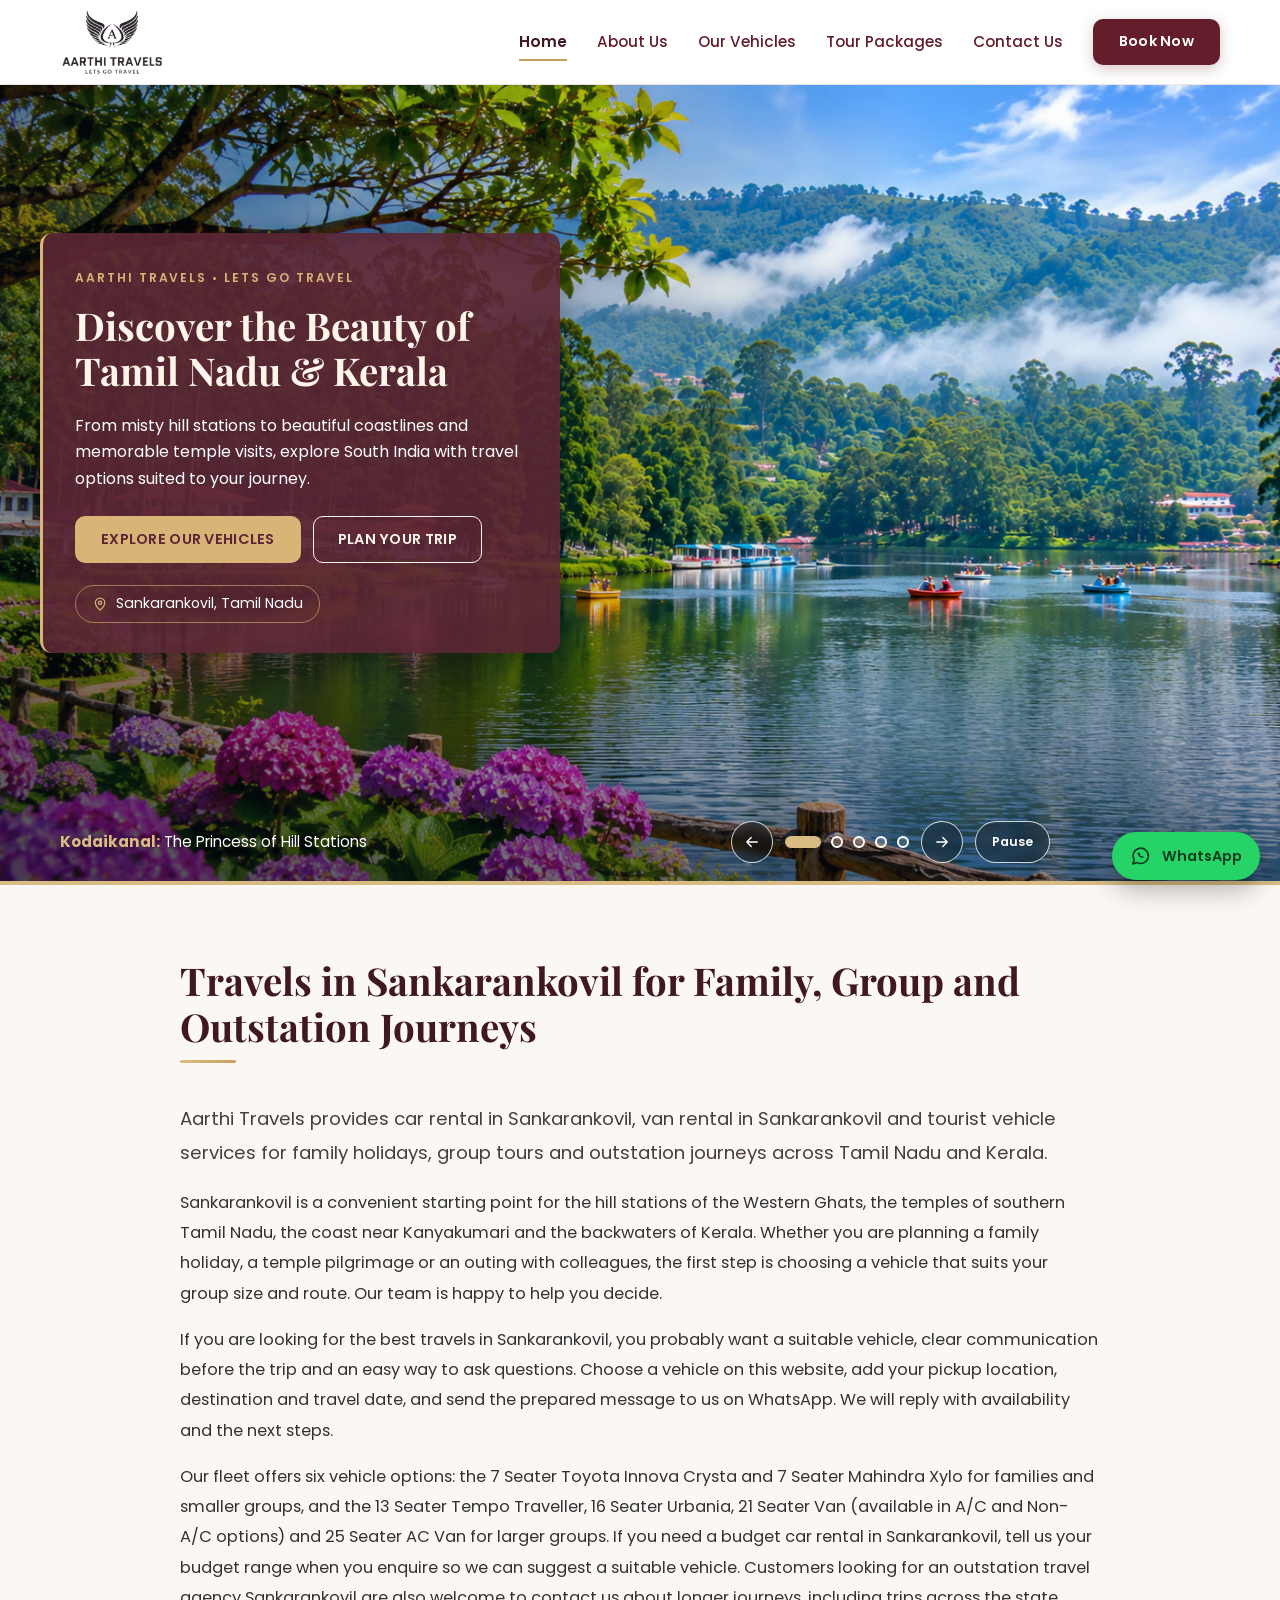
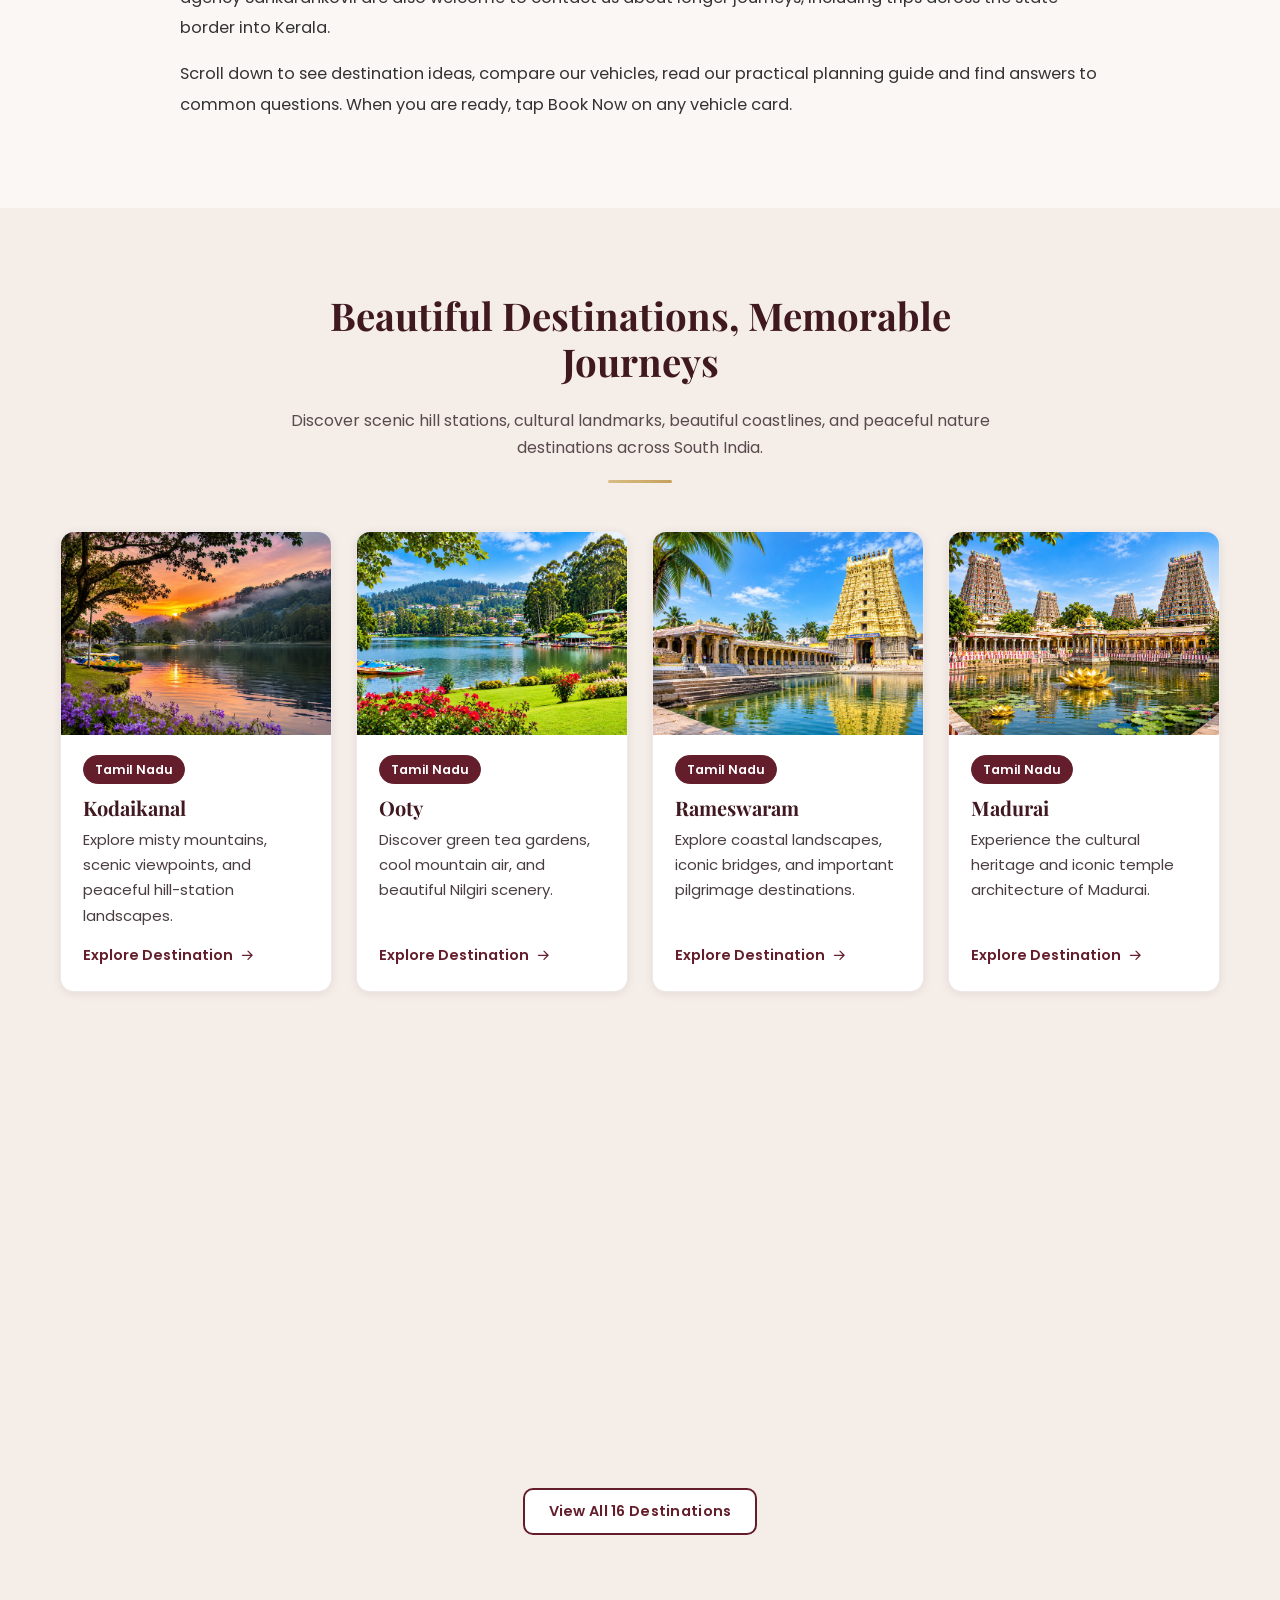
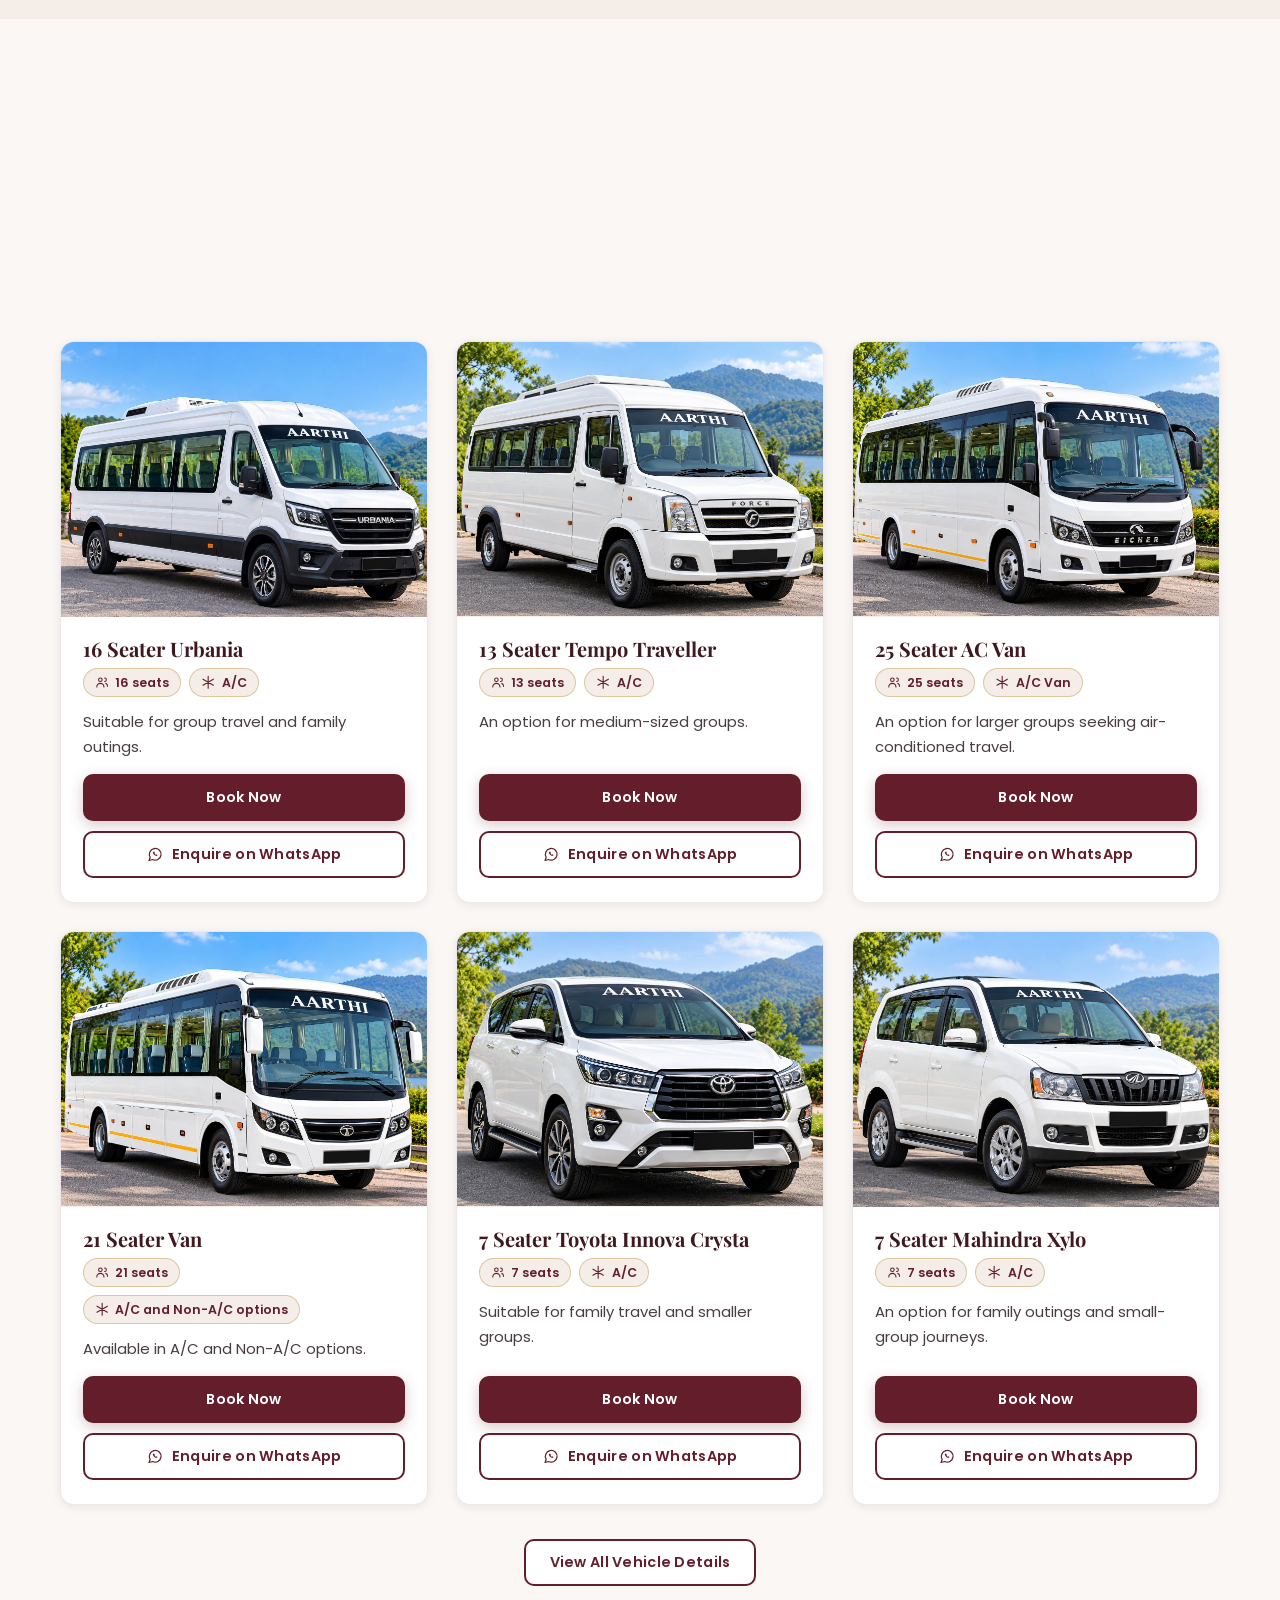
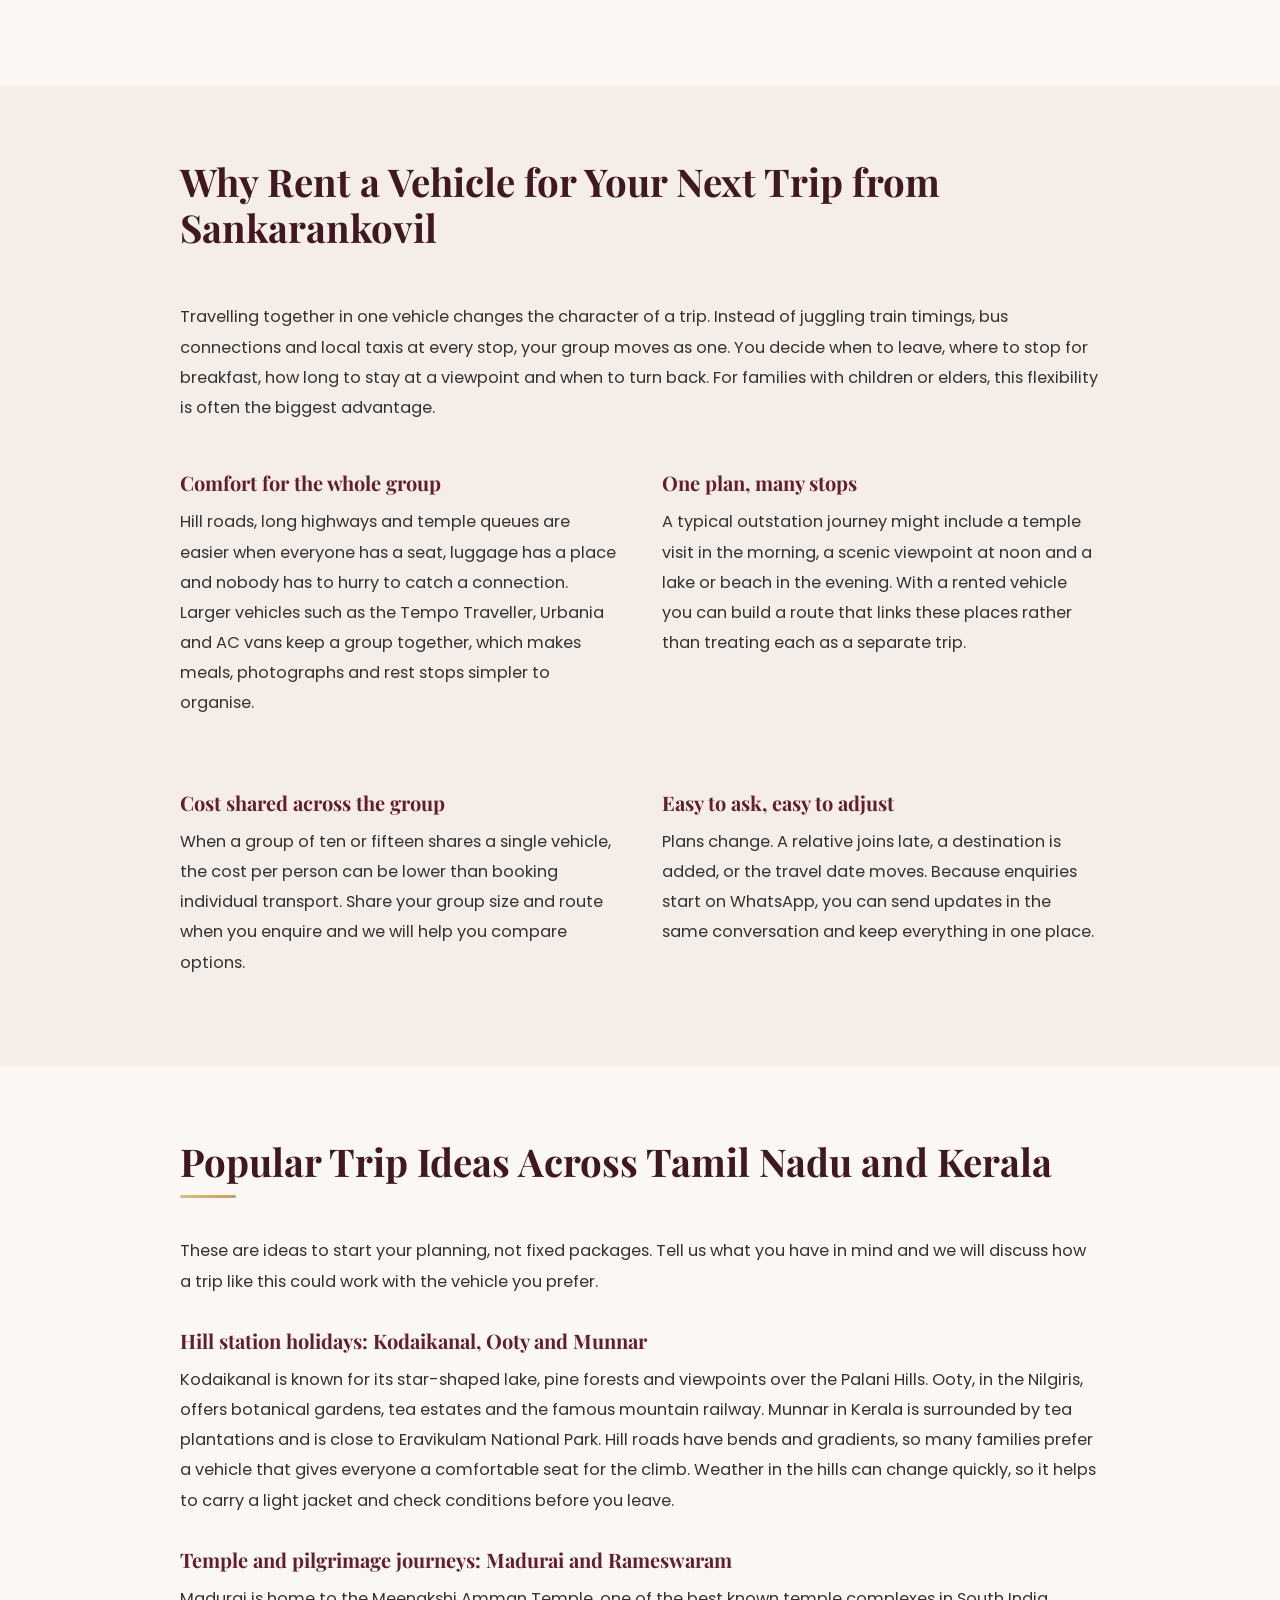
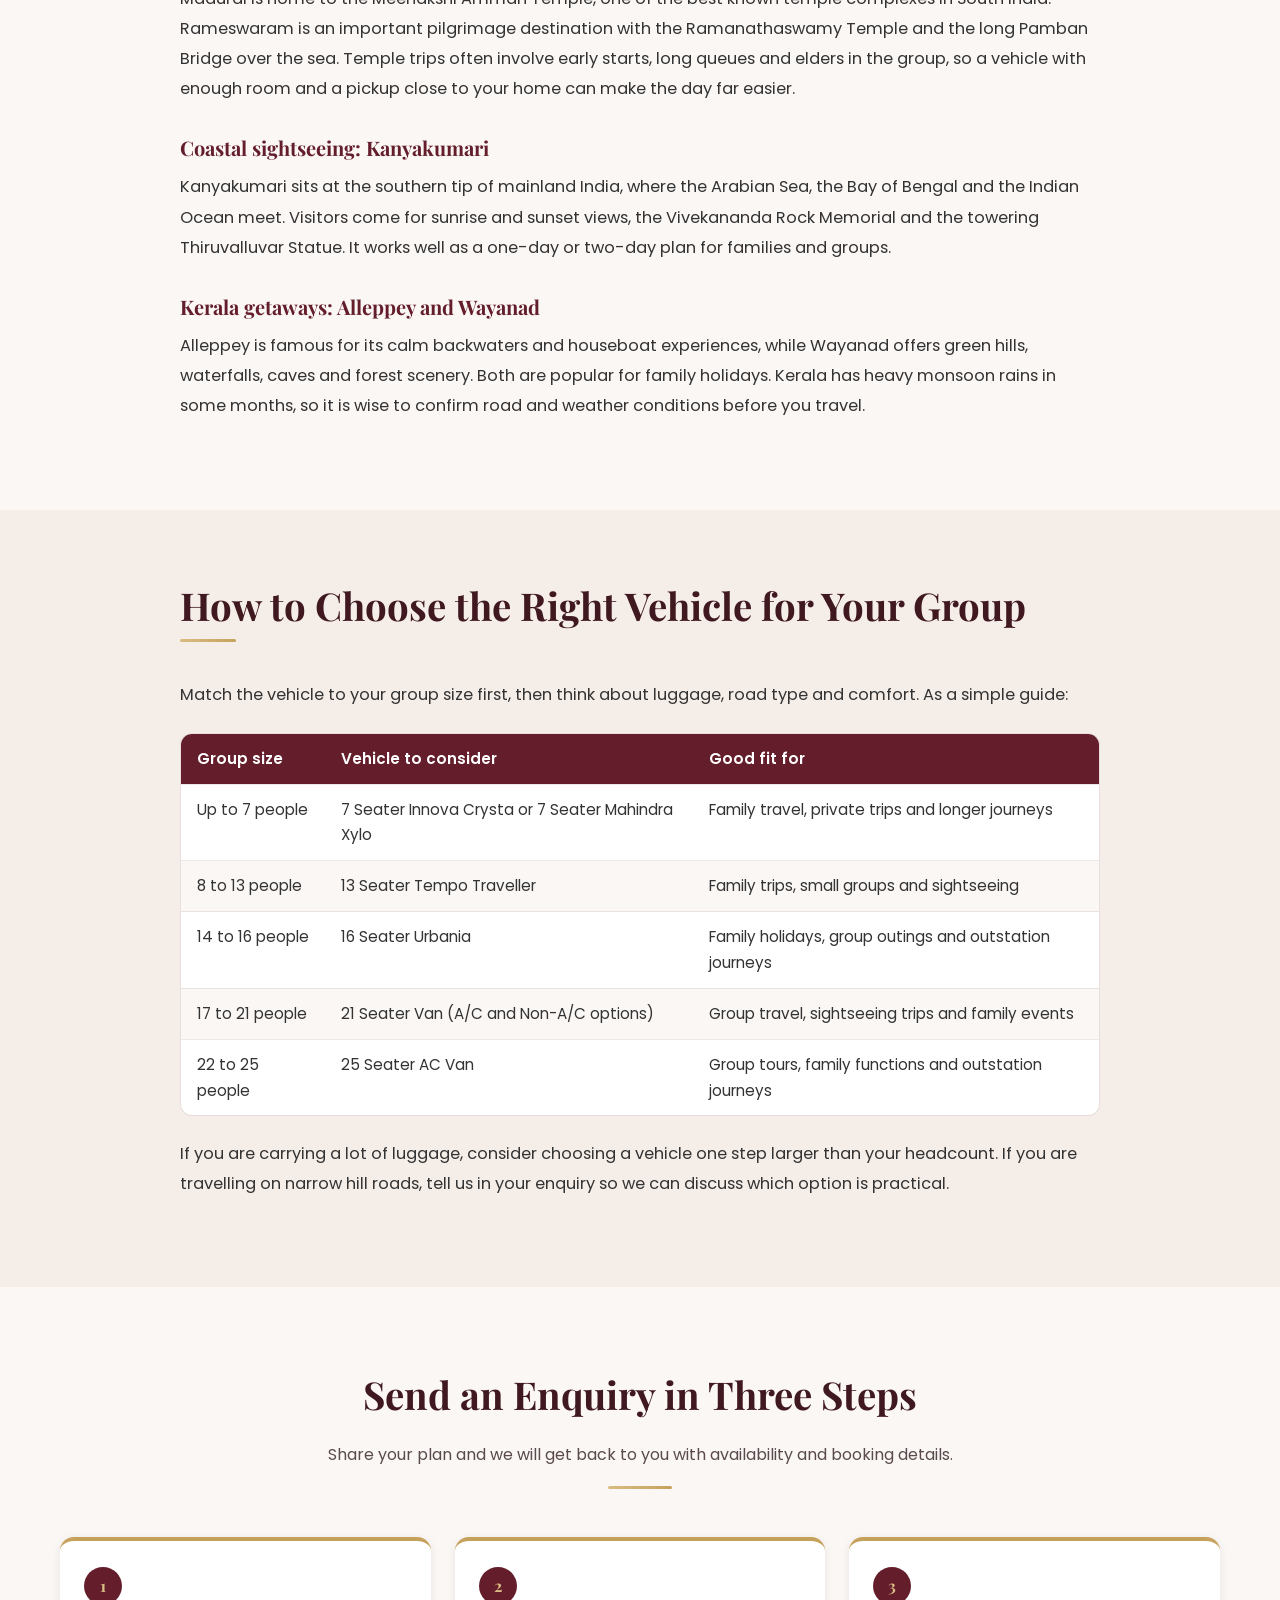
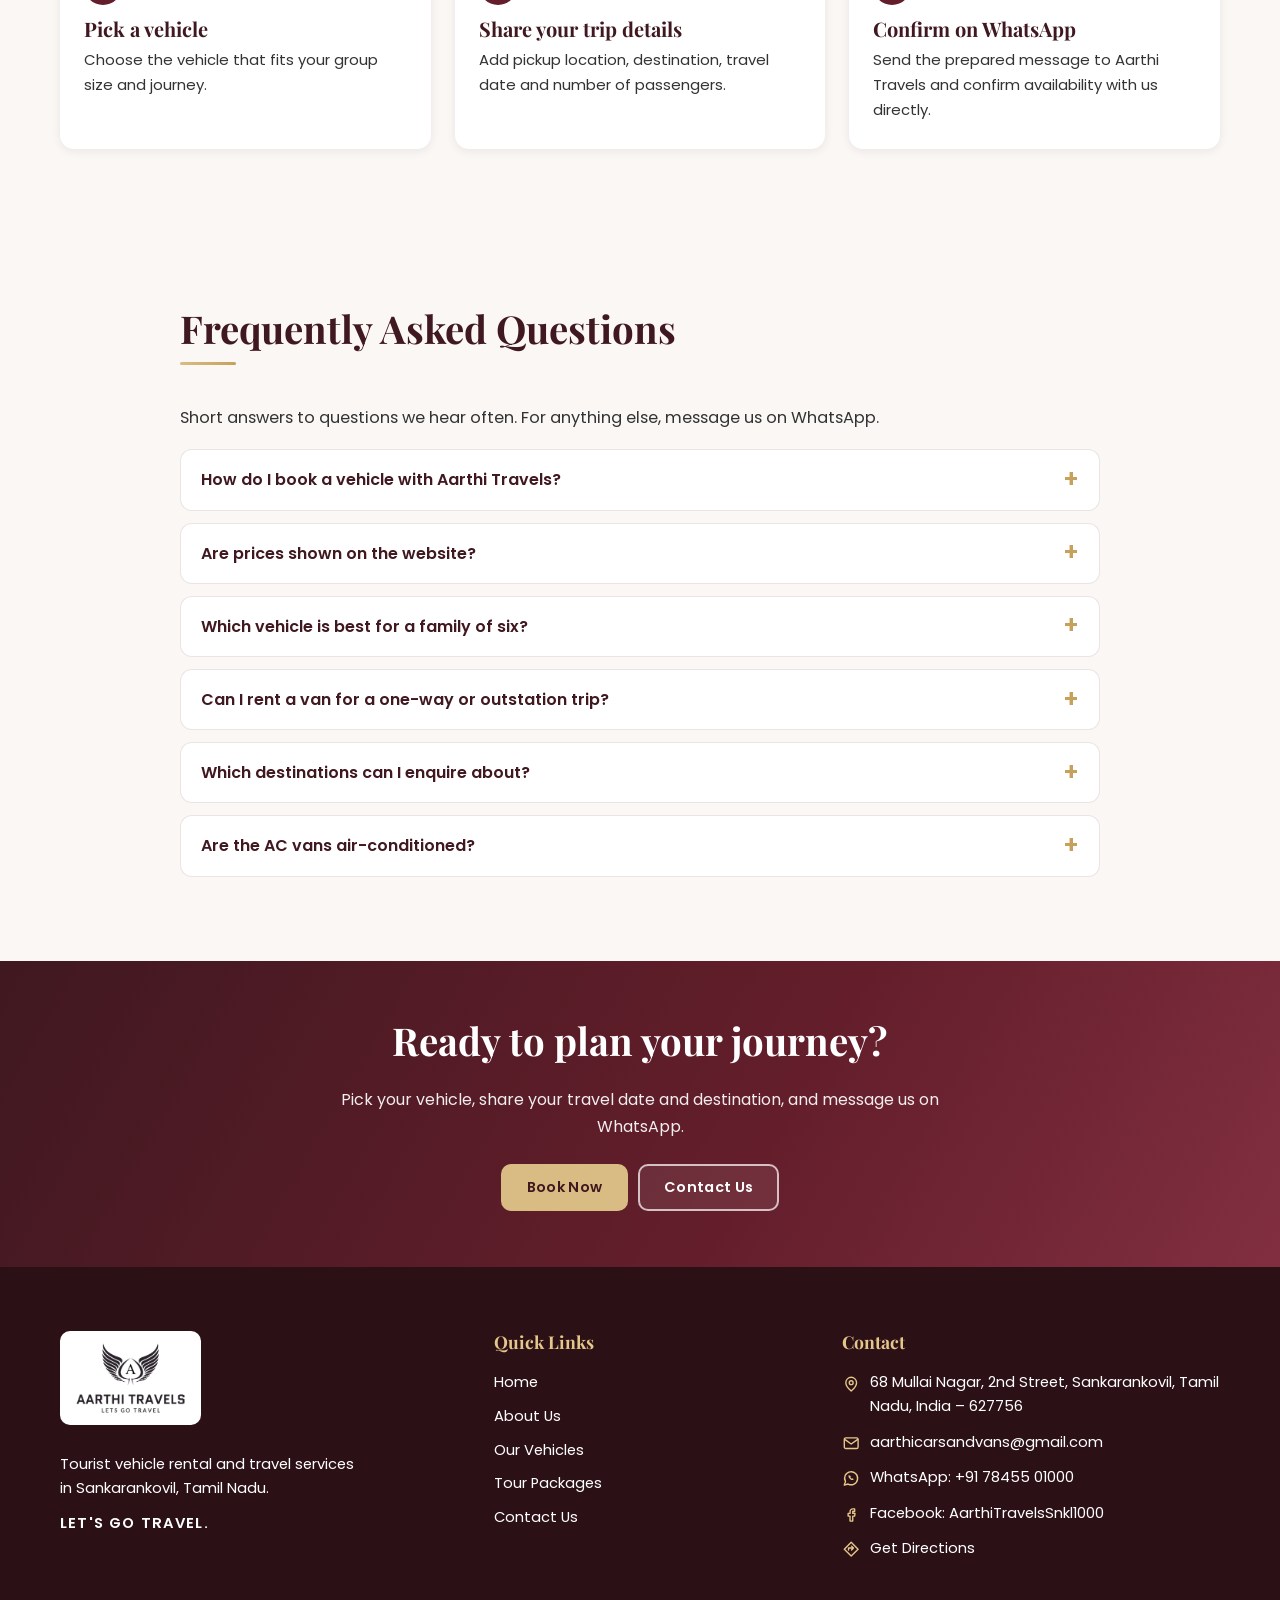
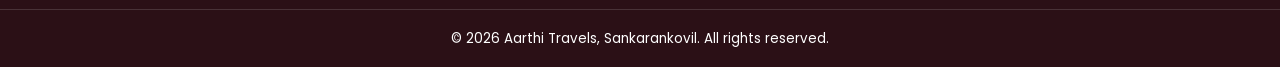
<file: index.html>
<!DOCTYPE html>
<html lang="en">
<head>
<meta charset="utf-8">
<meta name="viewport" content="width=device-width, initial-scale=1">
<title>Travels in Sankarankovil | Car &amp; Van Rental | Aarthi Travels</title>
<meta name="description" content="Aarthi Travels, Sankarankovil: car rental, van rental, Urbania and Tempo Traveller for family, group and outstation trips to Tamil Nadu and Kerala. Enquire on WhatsApp.">
<meta name="keywords" content="Travels in Sankarankovil, Best travels in Sankarankovil, Car rental in Sankarankovil, Van rental in Sankarankovil, Budget car rental in Sankarankovil, Outstation travel agency Sankarankovil">
<meta name="theme-color" content="#641E2B">
<meta property="og:type" content="website"><meta property="og:site_name" content="Aarthi Travels">
<meta property="og:title" content="Travels in Sankarankovil | Car &amp;amp; Van Rental | Aarthi Travels"><meta property="og:description" content="Aarthi Travels, Sankarankovil: car rental, van rental, Urbania and Tempo Traveller for family, group and outstation trips to Tamil Nadu and Kerala. Enquire on WhatsApp."><meta property="og:locale" content="en_IN">
<meta name="twitter:card" content="summary_large_image"><meta name="twitter:title" content="Travels in Sankarankovil | Car &amp;amp; Van Rental | Aarthi Travels"><meta name="twitter:description" content="Aarthi Travels, Sankarankovil: car rental, van rental, Urbania and Tempo Traveller for family, group and outstation trips to Tamil Nadu and Kerala. Enquire on WhatsApp.">
<!-- Add og:image / og:url / canonical once the production domain is known (see README). -->
<link rel="icon" type="image/svg+xml" href="images/icons/favicon.svg">
<link rel="preconnect" href="https://fonts.googleapis.com"><link rel="preconnect" href="https://fonts.gstatic.com" crossorigin>
<link href="https://fonts.googleapis.com/css2?family=Playfair+Display:wght@600;700&family=Poppins:wght@400;500;600&display=swap" rel="stylesheet">
<link rel="stylesheet" href="css/style.css"><link rel="stylesheet" href="css/responsive.css"><link rel="stylesheet" href="css/animations.css">
<script>document.documentElement.classList.add('js');</script>
<script type="application/ld+json">{"@context": "https://schema.org", "@type": "TravelAgency", "name": "Aarthi Travels", "slogan": "LETS GO TRAVEL", "description": "Tourist vehicle rental and travel service in Sankarankovil, Tamil Nadu — vans, Urbania, Tempo Traveller and 7-seater cars for family, group and outstation travel.", "email": "aarthicarsandvans@gmail.com", "telephone": "+917845501000", "address": {"@type": "PostalAddress", "streetAddress": "68 Mullai Nagar, 2nd Street", "addressLocality": "Sankarankovil", "addressRegion": "Tamil Nadu", "postalCode": "627756", "addressCountry": "IN"}, "areaServed": ["Tamil Nadu", "Kerala"], "sameAs": ["https://www.facebook.com/AarthiTravelsSnkl1000"]}</script>
</head>
<body>
<a class="skip-link" href="#main">Skip to main content</a>
<header class="site-header">
  <div class="container header-inner">
    <a class="logo" href="index.html" aria-label="Aarthi Travels — home"><img src="images/logo/aarthi-travels-logo.png" alt="Aarthi Travels logo — Lets Go Travel" width="585" height="382"></a>
    <button class="nav-toggle" type="button" aria-expanded="false" aria-controls="main-nav" aria-label="Open menu"><span class="bars"></span></button>
    <nav class="main-nav" id="main-nav" aria-label="Main navigation"><ul><li><a href="index.html" aria-current="page">Home</a></li><li><a href="about.html">About Us</a></li><li><a href="vehicles.html">Our Vehicles</a></li><li><a href="tour-packages.html">Tour Packages</a></li><li><a href="contact.html">Contact Us</a></li><li><button type="button" class="btn btn-primary" data-open-booking>Book Now</button></li></ul></nav>
  </div>
</header>
<main id="main">
<section class="hero" aria-label="Featured South Indian destinations" data-hero-slider aria-roledescription="carousel">
  <div class="hero-bg" aria-hidden="false"><div class="hero-bg-stack"><div class="hero-bg-slide t-turn is-active" data-title="Kodaikanal" data-text="The Princess of Hill Stations"><img src="images/hero/hero-kodaikanal.jpg" alt="Kodaikanal landscape in South India" width="1920" height="1080" fetchpriority="high"></div><div class="hero-bg-slide t-flip" data-title="Munnar" data-text="The Green Paradise of Kerala"><img src="images/hero/hero-munnar.jpg" alt="Munnar landscape in South India" width="1920" height="1080" loading="lazy"></div><div class="hero-bg-slide t-zoom" data-title="Rameswaram" data-text="The Sacred Island of Tamil Nadu"><img src="images/hero/hero-rameswaram.jpg" alt="Rameswaram landscape in South India" width="1920" height="1080" loading="lazy"></div><div class="hero-bg-slide t-swing" data-title="Ooty" data-text="The Queen of Hill stations"><img src="images/hero/hero-ooty.jpg" alt="Ooty landscape in South India" width="1920" height="1080" loading="lazy"></div><div class="hero-bg-slide t-glide" data-title="Alleppey" data-text="The Venice of the East"><img src="images/hero/hero-alleppey.jpg" alt="Alleppey landscape in South India" width="1920" height="1080" loading="lazy"></div></div></div>
  <div class="container hero-grid">
    <div class="hero-copy tilt-soft">
      <span class="hero-eyebrow">AARTHI TRAVELS • LETS GO TRAVEL</span>
      <h1 id="hero-title">Discover the Beauty of Tamil Nadu &amp; Kerala</h1>
      <p class="hero-text">From misty hill stations to beautiful coastlines and memorable temple visits, explore South India with travel options suited to your journey.</p>
      <div class="hero-ctas"><a class="btn btn-gold" href="vehicles.html">EXPLORE OUR VEHICLES</a><a class="btn btn-ghost-light" href="contact.html">PLAN YOUR TRIP</a></div>
      <span class="hero-location"><svg class="icon" viewBox="0 0 24 24" aria-hidden="true"><path d="M12 21s7-6.2 7-11a7 7 0 1 0-14 0c0 4.800 7 11 7 11z"/><circle cx="12" cy="10" r="2.500"/></svg> Sankarankovil, Tamil Nadu</span>
    </div>
  </div>
  <div class="hero-bar"><div class="container hero-bar-inner">
    <p class="slide-caption" aria-live="off"></p>
    <div class="hero-controls"><button type="button" class="hero-arrow prev" aria-label="Previous background"><svg class="icon" viewBox="0 0 24 24" aria-hidden="true"><path d="M5 12h14M13 6l6 6-6 6"/></svg></button><div class="hero-dots"><button type="button" class="hero-dot" aria-label="Show Kodaikanal" aria-current="true"></button><button type="button" class="hero-dot" aria-label="Show Munnar"></button><button type="button" class="hero-dot" aria-label="Show Rameswaram"></button><button type="button" class="hero-dot" aria-label="Show Ooty"></button><button type="button" class="hero-dot" aria-label="Show Alleppey"></button></div><button type="button" class="hero-arrow next" aria-label="Next background"><svg class="icon" viewBox="0 0 24 24" aria-hidden="true"><path d="M5 12h14M13 6l6 6-6 6"/></svg></button><button type="button" class="hero-pause" aria-label="Pause slideshow">Pause</button></div>
  </div><div class="hero-progress" aria-hidden="true"><span></span></div></div>
</section><section class="content-section"><div class="container"><h2>Travels in Sankarankovil for Family, Group and Outstation Journeys</h2>
<p class="lead">Aarthi Travels provides car rental in Sankarankovil, van rental in Sankarankovil and tourist vehicle services for family holidays, group tours and outstation journeys across Tamil Nadu and Kerala.</p>
<p>Sankarankovil is a convenient starting point for the hill stations of the Western Ghats, the temples of southern Tamil Nadu, the coast near Kanyakumari and the backwaters of Kerala. Whether you are planning a family holiday, a temple pilgrimage or an outing with colleagues, the first step is choosing a vehicle that suits your group size and route. Our team is happy to help you decide.</p>
<p>If you are looking for the best travels in Sankarankovil, you probably want a suitable vehicle, clear communication before the trip and an easy way to ask questions. Choose a vehicle on this website, add your pickup location, destination and travel date, and send the prepared message to us on WhatsApp. We will reply with availability and the next steps.</p>
<p>Our fleet offers six vehicle options: the 7 Seater Toyota Innova Crysta and 7 Seater Mahindra Xylo for families and smaller groups, and the 13 Seater Tempo Traveller, 16 Seater Urbania, 21 Seater Van (available in A/C and Non-A/C options) and 25 Seater AC Van for larger groups. If you need a budget car rental in Sankarankovil, tell us your budget range when you enquire so we can suggest a suitable vehicle. Customers looking for an outstation travel agency Sankarankovil are also welcome to contact us about longer journeys, including trips across the state border into Kerala.</p>
<p>Scroll down to see destination ideas, compare our vehicles, read our practical planning guide and find answers to common questions. When you are ready, tap Book Now on any vehicle card.</p></div></section>
<section class="section section-alt" id="destinations" aria-labelledby="dest-title"><div class="container">
  <div class="section-head reveal"><h2 id="dest-title">Beautiful Destinations, Memorable Journeys</h2><p>Discover scenic hill stations, cultural landmarks, beautiful coastlines, and peaceful nature destinations across South India.</p></div>
  <div class="grid grid-dest">
<article class="card tilt">
  <div class="card-img"><img src="images/destinations/kodaikanal.jpg" alt="Kodaikanal, Tamil Nadu — tourist destination" width="900" height="675" loading="lazy"></div>
  <div class="card-body">
    <ul class="chips"><li class="chip state">Tamil Nadu</li></ul>
    <h3>Kodaikanal</h3><p>Explore misty mountains, scenic viewpoints, and peaceful hill-station landscapes.</p><a class="link-arrow push" href="tour-packages.html#kodaikanal">Explore Destination <svg class="icon" viewBox="0 0 24 24" aria-hidden="true"><path d="M5 12h14M13 6l6 6-6 6"/></svg><span class="sr-only"> Kodaikanal</span></a>
  </div>
</article>
<article class="card tilt">
  <div class="card-img"><img src="images/destinations/ooty.jpg" alt="Ooty, Tamil Nadu — tourist destination" width="900" height="675" loading="lazy"></div>
  <div class="card-body">
    <ul class="chips"><li class="chip state">Tamil Nadu</li></ul>
    <h3>Ooty</h3><p>Discover green tea gardens, cool mountain air, and beautiful Nilgiri scenery.</p><a class="link-arrow push" href="tour-packages.html#ooty">Explore Destination <svg class="icon" viewBox="0 0 24 24" aria-hidden="true"><path d="M5 12h14M13 6l6 6-6 6"/></svg><span class="sr-only"> Ooty</span></a>
  </div>
</article>
<article class="card tilt">
  <div class="card-img"><img src="images/destinations/rameswaram.jpg" alt="Rameswaram, Tamil Nadu — tourist destination" width="900" height="675" loading="lazy"></div>
  <div class="card-body">
    <ul class="chips"><li class="chip state">Tamil Nadu</li></ul>
    <h3>Rameswaram</h3><p>Explore coastal landscapes, iconic bridges, and important pilgrimage destinations.</p><a class="link-arrow push" href="tour-packages.html#rameswaram">Explore Destination <svg class="icon" viewBox="0 0 24 24" aria-hidden="true"><path d="M5 12h14M13 6l6 6-6 6"/></svg><span class="sr-only"> Rameswaram</span></a>
  </div>
</article>
<article class="card tilt">
  <div class="card-img"><img src="images/destinations/madurai.jpg" alt="Madurai, Tamil Nadu — tourist destination" width="900" height="675" loading="lazy"></div>
  <div class="card-body">
    <ul class="chips"><li class="chip state">Tamil Nadu</li></ul>
    <h3>Madurai</h3><p>Experience the cultural heritage and iconic temple architecture of Madurai.</p><a class="link-arrow push" href="tour-packages.html#madurai">Explore Destination <svg class="icon" viewBox="0 0 24 24" aria-hidden="true"><path d="M5 12h14M13 6l6 6-6 6"/></svg><span class="sr-only"> Madurai</span></a>
  </div>
</article>
<article class="card tilt">
  <div class="card-img"><img src="images/destinations/kanyakumari.jpg" alt="Kanyakumari, Tamil Nadu — tourist destination" width="900" height="675" loading="lazy"></div>
  <div class="card-body">
    <ul class="chips"><li class="chip state">Tamil Nadu</li></ul>
    <h3>Kanyakumari</h3><p>Discover dramatic coastal scenery and memorable southern Indian landscapes.</p><a class="link-arrow push" href="tour-packages.html#kanyakumari">Explore Destination <svg class="icon" viewBox="0 0 24 24" aria-hidden="true"><path d="M5 12h14M13 6l6 6-6 6"/></svg><span class="sr-only"> Kanyakumari</span></a>
  </div>
</article>
<article class="card tilt">
  <div class="card-img"><img src="images/destinations/munnar.jpg" alt="Munnar, Kerala — tourist destination" width="900" height="675" loading="lazy"></div>
  <div class="card-body">
    <ul class="chips"><li class="chip state">Kerala</li></ul>
    <h3>Munnar</h3><p>Enjoy lush tea plantations, misty hills, and beautiful mountain scenery.</p><a class="link-arrow push" href="tour-packages.html#munnar">Explore Destination <svg class="icon" viewBox="0 0 24 24" aria-hidden="true"><path d="M5 12h14M13 6l6 6-6 6"/></svg><span class="sr-only"> Munnar</span></a>
  </div>
</article>
<article class="card tilt">
  <div class="card-img"><img src="images/destinations/alleppey.jpg" alt="Alleppey, Kerala — tourist destination" width="900" height="675" loading="lazy"></div>
  <div class="card-body">
    <ul class="chips"><li class="chip state">Kerala</li></ul>
    <h3>Alleppey</h3><p>Discover tranquil backwaters and peaceful Kerala landscapes.</p><a class="link-arrow push" href="tour-packages.html#alleppey">Explore Destination <svg class="icon" viewBox="0 0 24 24" aria-hidden="true"><path d="M5 12h14M13 6l6 6-6 6"/></svg><span class="sr-only"> Alleppey</span></a>
  </div>
</article>
<article class="card tilt">
  <div class="card-img"><img src="images/destinations/wayanad.jpg" alt="Wayanad, Kerala — tourist destination" width="900" height="675" loading="lazy"></div>
  <div class="card-body">
    <ul class="chips"><li class="chip state">Kerala</li></ul>
    <h3>Wayanad</h3><p>Explore green hills, nature destinations, and scenic forest landscapes.</p><a class="link-arrow push" href="tour-packages.html#wayanad">Explore Destination <svg class="icon" viewBox="0 0 24 24" aria-hidden="true"><path d="M5 12h14M13 6l6 6-6 6"/></svg><span class="sr-only"> Wayanad</span></a>
  </div>
</article>
  </div>
  <p class="section-foot"><a class="btn btn-outline" href="tour-packages.html">View All 16 Destinations</a></p>
</div></section>

<section class="section" id="vehicles" aria-labelledby="veh-title"><div class="container">
  <div class="section-head reveal"><h2 id="veh-title">Choose the Right Vehicle for Your Journey</h2><p>Explore our vehicle options for family holidays, group travel, sightseeing, and outstation journeys.</p></div>
  <div class="grid grid-vehicles"><article class="card tilt">
  <div class="card-img"><img src="images/vehicles/16-seater-urbania.jpg" alt="16 Seater Urbania available for rental from Aarthi Travels, Sankarankovil" width="900" height="675" loading="lazy"></div>
  <div class="card-body">
    <h3>16 Seater Urbania</h3>
    <ul class="chips"><li class="chip"><svg class="icon" viewBox="0 0 24 24" aria-hidden="true"><circle cx="9" cy="8" r="3"/><path d="M3 20c0-3.300 2.700-6 6-6s6 2.700 6 6"/><path d="M16 5a3 3 0 0 1 0 6M18 14c2 .6 3 2.400 3 5"/></svg> 16 seats</li><li class="chip"><svg class="icon" viewBox="0 0 24 24" aria-hidden="true"><path d="M12 2v20M3.300 7l17.400 10M3.300 17L20.700 7"/></svg>A/C</li></ul>
    <p>Suitable for group travel and family outings.</p>
    <div class="card-actions push">
      <button type="button" class="btn btn-primary" data-open-booking data-vehicle="16 Seater Urbania" aria-label="Book Now: 16 Seater Urbania">Book Now</button>
      <a class="btn btn-outline" href="https://wa.me/917845501000?text=Hello%20Aarthi%20Travels%2C%20I%20would%20like%20to%20enquire%20about%20booking%20the%2016%20Seater%20Urbania.%20Please%20share%20the%20availability%20and%20booking%20details." target="_blank" rel="noopener" aria-label="Enquire on WhatsApp about the 16 Seater Urbania"><svg class="icon" viewBox="0 0 24 24" aria-hidden="true"><path d="M3 21l1.6-4.6A8.5 8.5 0 1 1 8 19.6z"/><path class="fill" d="M9.2 7.8c-.4.4-.9 1-.7 2 .3 1.5 1.7 3.2 3.2 4.1 1.1.6 2 .6 2.600.3.5-.3.9-.9.9-1.200l-1.700-.9-.7.6a3.400 3.400 0 0 1-1.900-1.800l.6-.7-.9-1.700c-.4 0-1.100.1-1.400.3z"/></svg> Enquire on WhatsApp</a>
    </div>
  </div>
</article>
<article class="card tilt">
  <div class="card-img"><img src="images/vehicles/13-seater-tempo-traveller.jpg" alt="13 Seater Tempo Traveller available for rental from Aarthi Travels, Sankarankovil" width="900" height="675" loading="lazy"></div>
  <div class="card-body">
    <h3>13 Seater Tempo Traveller</h3>
    <ul class="chips"><li class="chip"><svg class="icon" viewBox="0 0 24 24" aria-hidden="true"><circle cx="9" cy="8" r="3"/><path d="M3 20c0-3.300 2.700-6 6-6s6 2.700 6 6"/><path d="M16 5a3 3 0 0 1 0 6M18 14c2 .6 3 2.400 3 5"/></svg> 13 seats</li><li class="chip"><svg class="icon" viewBox="0 0 24 24" aria-hidden="true"><path d="M12 2v20M3.300 7l17.400 10M3.300 17L20.700 7"/></svg>A/C</li></ul>
    <p>An option for medium-sized groups.</p>
    <div class="card-actions push">
      <button type="button" class="btn btn-primary" data-open-booking data-vehicle="13 Seater Tempo Traveller" aria-label="Book Now: 13 Seater Tempo Traveller">Book Now</button>
      <a class="btn btn-outline" href="https://wa.me/917845501000?text=Hello%20Aarthi%20Travels%2C%20I%20would%20like%20to%20enquire%20about%20booking%20the%2013%20Seater%20Tempo%20Traveller.%20Please%20share%20the%20availability%20and%20booking%20details." target="_blank" rel="noopener" aria-label="Enquire on WhatsApp about the 13 Seater Tempo Traveller"><svg class="icon" viewBox="0 0 24 24" aria-hidden="true"><path d="M3 21l1.6-4.6A8.5 8.5 0 1 1 8 19.6z"/><path class="fill" d="M9.2 7.8c-.4.4-.9 1-.7 2 .3 1.5 1.7 3.2 3.2 4.1 1.1.6 2 .6 2.600.3.5-.3.9-.9.9-1.200l-1.700-.9-.7.6a3.400 3.400 0 0 1-1.900-1.800l.6-.7-.9-1.700c-.4 0-1.100.1-1.400.3z"/></svg> Enquire on WhatsApp</a>
    </div>
  </div>
</article>
<article class="card tilt">
  <div class="card-img"><img src="images/vehicles/25-seater-ac-van.jpg" alt="25 Seater AC Van available for rental from Aarthi Travels, Sankarankovil" width="900" height="675" loading="lazy"></div>
  <div class="card-body">
    <h3>25 Seater AC Van</h3>
    <ul class="chips"><li class="chip"><svg class="icon" viewBox="0 0 24 24" aria-hidden="true"><circle cx="9" cy="8" r="3"/><path d="M3 20c0-3.300 2.700-6 6-6s6 2.700 6 6"/><path d="M16 5a3 3 0 0 1 0 6M18 14c2 .6 3 2.400 3 5"/></svg> 25 seats</li><li class="chip"><svg class="icon" viewBox="0 0 24 24" aria-hidden="true"><path d="M12 2v20M3.300 7l17.400 10M3.300 17L20.700 7"/></svg> A/C Van</li></ul>
    <p>An option for larger groups seeking air-conditioned travel.</p>
    <div class="card-actions push">
      <button type="button" class="btn btn-primary" data-open-booking data-vehicle="25 Seater AC Van" aria-label="Book Now: 25 Seater AC Van">Book Now</button>
      <a class="btn btn-outline" href="https://wa.me/917845501000?text=Hello%20Aarthi%20Travels%2C%20I%20would%20like%20to%20enquire%20about%20booking%20the%2025%20Seater%20AC%20Van.%20Please%20share%20the%20availability%20and%20booking%20details." target="_blank" rel="noopener" aria-label="Enquire on WhatsApp about the 25 Seater AC Van"><svg class="icon" viewBox="0 0 24 24" aria-hidden="true"><path d="M3 21l1.6-4.6A8.5 8.5 0 1 1 8 19.6z"/><path class="fill" d="M9.2 7.8c-.4.4-.9 1-.7 2 .3 1.5 1.7 3.2 3.2 4.1 1.1.6 2 .6 2.600.3.5-.3.9-.9.9-1.200l-1.700-.9-.7.6a3.400 3.400 0 0 1-1.900-1.800l.6-.7-.9-1.700c-.4 0-1.100.1-1.400.3z"/></svg> Enquire on WhatsApp</a>
    </div>
  </div>
</article>
<article class="card tilt">
  <div class="card-img"><img src="images/vehicles/21-seater-van.jpg" alt="21 Seater Van available in A/C and Non-A/C options from Aarthi Travels, Sankarankovil" width="900" height="675" loading="lazy"></div>
  <div class="card-body">
    <h3>21 Seater Van</h3>
    <ul class="chips"><li class="chip"><svg class="icon" viewBox="0 0 24 24" aria-hidden="true"><circle cx="9" cy="8" r="3"/><path d="M3 20c0-3.300 2.700-6 6-6s6 2.700 6 6"/><path d="M16 5a3 3 0 0 1 0 6M18 14c2 .6 3 2.400 3 5"/></svg> 21 seats</li><li class="chip"><svg class="icon" viewBox="0 0 24 24" aria-hidden="true"><path d="M12 2v20M3.300 7l17.400 10M3.300 17L20.700 7"/></svg> A/C and Non-A/C options</li></ul>
    <p>Available in A/C and Non-A/C options.</p>
    <div class="card-actions push">
      <button type="button" class="btn btn-primary" data-open-booking data-vehicle="21 Seater Van" aria-label="Book Now: 21 Seater Van">Book Now</button>
      <a class="btn btn-outline" href="https://wa.me/917845501000?text=Hello%20Aarthi%20Travels%2C%20I%20would%20like%20to%20enquire%20about%20booking%20the%2021%20Seater%20Van.%20Please%20share%20the%20availability%20and%20booking%20details." target="_blank" rel="noopener" aria-label="Enquire on WhatsApp about the 21 Seater Van"><svg class="icon" viewBox="0 0 24 24" aria-hidden="true"><path d="M3 21l1.6-4.6A8.5 8.5 0 1 1 8 19.6z"/><path class="fill" d="M9.2 7.8c-.4.4-.9 1-.7 2 .3 1.5 1.7 3.2 3.2 4.1 1.1.6 2 .6 2.600.3.5-.3.9-.9.9-1.200l-1.700-.9-.7.6a3.400 3.400 0 0 1-1.900-1.800l.6-.7-.9-1.700c-.4 0-1.100.1-1.400.3z"/></svg> Enquire on WhatsApp</a>
    </div>
  </div>
</article>
<article class="card tilt">
  <div class="card-img"><img src="images/vehicles/7-seater-innova-crysta.jpg" alt="7 Seater Toyota Innova Crysta available for rental from Aarthi Travels, Sankarankovil" width="900" height="675" loading="lazy"></div>
  <div class="card-body">
    <h3>7 Seater Toyota Innova Crysta</h3>
    <ul class="chips"><li class="chip"><svg class="icon" viewBox="0 0 24 24" aria-hidden="true"><circle cx="9" cy="8" r="3"/><path d="M3 20c0-3.300 2.700-6 6-6s6 2.700 6 6"/><path d="M16 5a3 3 0 0 1 0 6M18 14c2 .6 3 2.400 3 5"/></svg> 7 seats</li><li class="chip"><svg class="icon" viewBox="0 0 24 24" aria-hidden="true"><path d="M12 2v20M3.300 7l17.400 10M3.300 17L20.700 7"/></svg>A/C</li></ul>
    <p>Suitable for family travel and smaller groups.</p>
    <div class="card-actions push">
      <button type="button" class="btn btn-primary" data-open-booking data-vehicle="7 Seater Innova Crysta" aria-label="Book Now: 7 Seater Innova Crysta">Book Now</button>
      <a class="btn btn-outline" href="https://wa.me/917845501000?text=Hello%20Aarthi%20Travels%2C%20I%20would%20like%20to%20enquire%20about%20booking%20the%207%20Seater%20Innova%20Crysta.%20Please%20share%20the%20availability%20and%20booking%20details." target="_blank" rel="noopener" aria-label="Enquire on WhatsApp about the 7 Seater Innova Crysta"><svg class="icon" viewBox="0 0 24 24" aria-hidden="true"><path d="M3 21l1.6-4.6A8.5 8.5 0 1 1 8 19.6z"/><path class="fill" d="M9.2 7.8c-.4.4-.9 1-.7 2 .3 1.5 1.7 3.2 3.2 4.1 1.1.6 2 .6 2.600.3.5-.3.9-.9.9-1.200l-1.700-.9-.7.6a3.400 3.400 0 0 1-1.900-1.800l.6-.7-.9-1.700c-.4 0-1.100.1-1.400.3z"/></svg> Enquire on WhatsApp</a>
    </div>
  </div>
</article>
<article class="card tilt">
  <div class="card-img"><img src="images/vehicles/7-seater-mahindra-xylo.jpg" alt="7 Seater Mahindra Xylo available for rental from Aarthi Travels, Sankarankovil" width="900" height="675" loading="lazy"></div>
  <div class="card-body">
    <h3>7 Seater Mahindra Xylo</h3>
    <ul class="chips"><li class="chip"><svg class="icon" viewBox="0 0 24 24" aria-hidden="true"><circle cx="9" cy="8" r="3"/><path d="M3 20c0-3.300 2.700-6 6-6s6 2.700 6 6"/><path d="M16 5a3 3 0 0 1 0 6M18 14c2 .6 3 2.400 3 5"/></svg> 7 seats</li><li class="chip"><svg class="icon" viewBox="0 0 24 24" aria-hidden="true"><path d="M12 2v20M3.300 7l17.400 10M3.300 17L20.700 7"/></svg>A/C</li></ul>
    <p>An option for family outings and small-group journeys.</p>
    <div class="card-actions push">
      <button type="button" class="btn btn-primary" data-open-booking data-vehicle="7 Seater Mahindra Xylo" aria-label="Book Now: 7 Seater Mahindra Xylo">Book Now</button>
      <a class="btn btn-outline" href="https://wa.me/917845501000?text=Hello%20Aarthi%20Travels%2C%20I%20would%20like%20to%20enquire%20about%20booking%20the%207%20Seater%20Mahindra%20Xylo.%20Please%20share%20the%20availability%20and%20booking%20details." target="_blank" rel="noopener" aria-label="Enquire on WhatsApp about the 7 Seater Mahindra Xylo"><svg class="icon" viewBox="0 0 24 24" aria-hidden="true"><path d="M3 21l1.6-4.6A8.5 8.5 0 1 1 8 19.6z"/><path class="fill" d="M9.2 7.8c-.4.4-.9 1-.7 2 .3 1.5 1.7 3.2 3.2 4.1 1.1.6 2 .6 2.600.3.5-.3.9-.9.9-1.200l-1.700-.9-.7.6a3.400 3.400 0 0 1-1.900-1.800l.6-.7-.9-1.700c-.4 0-1.100.1-1.400.3z"/></svg> Enquire on WhatsApp</a>
    </div>
  </div>
</article></div>
  <p style="text-align:center;margin-top:34px"><a class="btn btn-outline" href="vehicles.html">View All Vehicle Details</a></p>
</div></section>
<section class="content-section alt"><div class="container"><h2>Why Rent a Vehicle for Your Next Trip from Sankarankovil</h2>
<p>Travelling together in one vehicle changes the character of a trip. Instead of juggling train timings, bus connections and local taxis at every stop, your group moves as one. You decide when to leave, where to stop for breakfast, how long to stay at a viewpoint and when to turn back. For families with children or elders, this flexibility is often the biggest advantage.</p>
<div class="two-col">
<div><h3>Comfort for the whole group</h3><p>Hill roads, long highways and temple queues are easier when everyone has a seat, luggage has a place and nobody has to hurry to catch a connection. Larger vehicles such as the Tempo Traveller, Urbania and AC vans keep a group together, which makes meals, photographs and rest stops simpler to organise.</p></div>
<div><h3>One plan, many stops</h3><p>A typical outstation journey might include a temple visit in the morning, a scenic viewpoint at noon and a lake or beach in the evening. With a rented vehicle you can build a route that links these places rather than treating each as a separate trip.</p></div>
<div><h3>Cost shared across the group</h3><p>When a group of ten or fifteen shares a single vehicle, the cost per person can be lower than booking individual transport. Share your group size and route when you enquire and we will help you compare options.</p></div>
<div><h3>Easy to ask, easy to adjust</h3><p>Plans change. A relative joins late, a destination is added, or the travel date moves. Because enquiries start on WhatsApp, you can send updates in the same conversation and keep everything in one place.</p></div>
</div></div></section><section class="content-section"><div class="container"><h2>Popular Trip Ideas Across Tamil Nadu and Kerala</h2>
<p>These are ideas to start your planning, not fixed packages. Tell us what you have in mind and we will discuss how a trip like this could work with the vehicle you prefer.</p>
<h3>Hill station holidays: Kodaikanal, Ooty and Munnar</h3>
<p>Kodaikanal is known for its star-shaped lake, pine forests and viewpoints over the Palani Hills. Ooty, in the Nilgiris, offers botanical gardens, tea estates and the famous mountain railway. Munnar in Kerala is surrounded by tea plantations and is close to Eravikulam National Park. Hill roads have bends and gradients, so many families prefer a vehicle that gives everyone a comfortable seat for the climb. Weather in the hills can change quickly, so it helps to carry a light jacket and check conditions before you leave.</p>
<h3>Temple and pilgrimage journeys: Madurai and Rameswaram</h3>
<p>Madurai is home to the Meenakshi Amman Temple, one of the best known temple complexes in South India. Rameswaram is an important pilgrimage destination with the Ramanathaswamy Temple and the long Pamban Bridge over the sea. Temple trips often involve early starts, long queues and elders in the group, so a vehicle with enough room and a pickup close to your home can make the day far easier.</p>
<h3>Coastal sightseeing: Kanyakumari</h3>
<p>Kanyakumari sits at the southern tip of mainland India, where the Arabian Sea, the Bay of Bengal and the Indian Ocean meet. Visitors come for sunrise and sunset views, the Vivekananda Rock Memorial and the towering Thiruvalluvar Statue. It works well as a one-day or two-day plan for families and groups.</p>
<h3>Kerala getaways: Alleppey and Wayanad</h3>
<p>Alleppey is famous for its calm backwaters and houseboat experiences, while Wayanad offers green hills, waterfalls, caves and forest scenery. Both are popular for family holidays. Kerala has heavy monsoon rains in some months, so it is wise to confirm road and weather conditions before you travel.</p></div></section><section class="content-section alt"><div class="container"><h2>How to Choose the Right Vehicle for Your Group</h2>
<p>Match the vehicle to your group size first, then think about luggage, road type and comfort. As a simple guide:</p>
<div class="table-wrap"><table><thead><tr><th scope="col">Group size</th><th scope="col">Vehicle to consider</th><th scope="col">Good fit for</th></tr></thead><tbody>
<tr><td>Up to 7 people</td><td>7 Seater Innova Crysta or 7 Seater Mahindra Xylo</td><td>Family travel, private trips and longer journeys</td></tr>
<tr><td>8 to 13 people</td><td>13 Seater Tempo Traveller</td><td>Family trips, small groups and sightseeing</td></tr>
<tr><td>14 to 16 people</td><td>16 Seater Urbania</td><td>Family holidays, group outings and outstation journeys</td></tr>
<tr><td>17 to 21 people</td><td>21 Seater Van (A/C and Non-A/C options)</td><td>Group travel, sightseeing trips and family events</td></tr>
<tr><td>22 to 25 people</td><td>25 Seater AC Van</td><td>Group tours, family functions and outstation journeys</td></tr></tbody></table></div>
<p>If you are carrying a lot of luggage, consider choosing a vehicle one step larger than your headcount. If you are travelling on narrow hill roads, tell us in your enquiry so we can discuss which option is practical.</p></div></section>
<section class="section" aria-labelledby="how-title"><div class="container">
  <div class="section-head reveal"><h2 id="how-title">Send an Enquiry in Three Steps</h2><p>Share your plan and we will get back to you with availability and booking details.</p></div>
  <ol class="steps">
    <li><h3>Pick a vehicle</h3><p>Choose the vehicle that fits your group size and journey.</p></li>
    <li><h3>Share your trip details</h3><p>Add pickup location, destination, travel date and number of passengers.</p></li>
    <li><h3>Confirm on WhatsApp</h3><p>Send the prepared message to Aarthi Travels and confirm availability with us directly.</p></li>
  </ol>
</div></section>
<section class="content-section"><div class="container"><h2>Frequently Asked Questions</h2><p>Short answers to questions we hear often. For anything else, message us on WhatsApp.</p><details class="faq"><summary>How do I book a vehicle with Aarthi Travels?</summary><div class="faq-body"><p>Tap Book Now on a vehicle card, fill in your pickup location, destination, travel date and number of passengers, and send the prepared message on WhatsApp. Your enquiry is not a confirmed booking until Aarthi Travels confirms availability with you.</p></div></details><details class="faq"><summary>Are prices shown on the website?</summary><div class="faq-body"><p>No. We do not publish fixed prices because the cost depends on your vehicle, route, number of days and other details. Share your plan and ask for a quote on WhatsApp.</p></div></details><details class="faq"><summary>Which vehicle is best for a family of six?</summary><div class="faq-body"><p>The 7 Seater Innova Crysta or the 7 Seater Mahindra Xylo is a natural fit for a family of up to seven. If you have heavy luggage, you can also ask about a larger vehicle.</p></div></details><details class="faq"><summary>Can I rent a van for a one-way or outstation trip?</summary><div class="faq-body"><p>You can enquire about outstation journeys, including trips to Kerala. Mention your route and dates so we can discuss what is possible.</p></div></details><details class="faq"><summary>Which destinations can I enquire about?</summary><div class="faq-body"><p>The destinations on this site are Kodaikanal, Ooty, Rameswaram, Madurai, Kanyakumari, Munnar, Alleppey and Wayanad. You can also ask about other places.</p></div></details><details class="faq"><summary>Are the AC vans air-conditioned?</summary><div class="faq-body"><p>Yes, the 25 Seater AC Van is listed as an AC van, and the 21 Seater Van is available in A/C and Non-A/C options. For the other vehicles, please ask us about air-conditioning when you enquire.</p></div></details></div></section><section class="cta-band"><div class="container"><h2>Ready to plan your journey?</h2><p>Pick your vehicle, share your travel date and destination, and message us on WhatsApp.</p><button type="button" class="btn btn-gold" data-open-booking>Book Now</button><a class="btn btn-ghost-light" href="contact.html">Contact Us</a></div></section>
</main>
<footer class="site-footer">
  <div class="container footer-grid">
    <div class="footer-brand"><a class="footer-logo" href="index.html" aria-label="Aarthi Travels — home"><img src="images/logo/aarthi-travels-logo.png" alt="Aarthi Travels logo" width="585" height="382" loading="lazy"></a>
      <p class="footer-desc">Tourist vehicle rental and travel services in Sankarankovil, Tamil Nadu.</p>
      <p class="footer-tagline">LET'S GO TRAVEL.</p></div>
    <nav class="footer-links" aria-label="Quick Links"><h2>Quick Links</h2><ul><li><a href="index.html">Home</a></li><li><a href="about.html">About Us</a></li><li><a href="vehicles.html">Our Vehicles</a></li><li><a href="tour-packages.html">Tour Packages</a></li><li><a href="contact.html">Contact Us</a></li></ul></nav>
    <div class="footer-contact"><h2>Contact</h2>
      <ul class="footer-contact-list">
      <li><svg class="icon" viewBox="0 0 24 24" aria-hidden="true"><path d="M12 21s7-6.2 7-11a7 7 0 1 0-14 0c0 4.800 7 11 7 11z"/><circle cx="12" cy="10" r="2.500"/></svg><address>68 Mullai Nagar, 2nd Street, Sankarankovil, Tamil Nadu, India – 627756</address></li>
      <li><svg class="icon" viewBox="0 0 24 24" aria-hidden="true"><rect x="3" y="5" width="18" height="14" rx="2"/><path d="M3.500 7l8.500 6 8.500-6"/></svg><a href="mailto:aarthicarsandvans@gmail.com">aarthicarsandvans@gmail.com</a></li>
      <li><svg class="icon" viewBox="0 0 24 24" aria-hidden="true"><path d="M3 21l1.6-4.6A8.5 8.5 0 1 1 8 19.6z"/><path class="fill" d="M9.2 7.8c-.4.4-.9 1-.7 2 .3 1.5 1.7 3.2 3.2 4.1 1.1.6 2 .6 2.600.3.5-.3.9-.9.9-1.200l-1.700-.9-.7.6a3.400 3.400 0 0 1-1.900-1.800l.6-.7-.9-1.700c-.4 0-1.100.1-1.400.3z"/></svg><a href="https://wa.me/917845501000" target="_blank" rel="noopener">WhatsApp: +91 78455 01000</a></li>
      <li><svg class="icon" viewBox="0 0 24 24" aria-hidden="true"><path d="M14 8.500h2.500V5H14a3.500 3.500 0 0 0-3.500 3.500V11H8v3.500h2.500V21H14v-6.500h2.500L17 11h-3V8.500a.5.5 0 0 1 .5-.5z"/></svg><a href="https://www.facebook.com/AarthiTravelsSnkl1000" target="_blank" rel="noopener">Facebook: AarthiTravelsSnkl1000</a></li>
      <li><svg class="icon" viewBox="0 0 24 24" aria-hidden="true"><path d="M12 3l9 9-9 9-9-9z"/><path d="M8.500 13v-2.500H15M12.500 8l2.500 2.500-2.500 2.500"/></svg><a href="https://www.google.com/maps/dir/?api=1&destination=68%20Mullai%20Nagar%2C%202nd%20Street%2C%20Sankarankovil%2C%20Tamil%20Nadu%20627756%2C%20India" target="_blank" rel="noopener">Get Directions</a></li></ul></div>
  </div>
  <div class="footer-bottom"><div class="container"><p>&copy; <span data-year>2026</span> Aarthi Travels, Sankarankovil. All rights reserved.</p></div></div>
</footer>
<dialog class="booking-dialog" id="booking-dialog" aria-labelledby="booking-title">
  <div class="dialog-head"><div><h2 id="booking-title">Booking Enquiry</h2><p id="booking-vehicle-label">Choose a vehicle and share your travel details.</p></div>
    <button type="button" class="dialog-close" data-close-booking aria-label="Close booking enquiry form">&times;</button></div>
  <div class="dialog-body"><form data-enquiry-form novalidate>
  <div class="form-grid">
    <div class="field"><label for="bk-name">Full Name <span class="req" aria-hidden="true">*</span><span class="sr-only">(required)</span></label><input id="bk-name" name="name" type="text" required aria-describedby="bk-name-error" autocomplete="name"><div class="error" id="bk-name-error" role="alert"></div></div>
    <div class="field"><label for="bk-phone">Phone Number <span class="req" aria-hidden="true">*</span><span class="sr-only">(required)</span></label><input id="bk-phone" name="phone" type="tel" required aria-describedby="bk-phone-error" autocomplete="tel" inputmode="tel" placeholder="e.g. 98765 43210"><div class="error" id="bk-phone-error" role="alert"></div></div>
    <div class="field full"><label for="bk-email">Email Address <span style="font-weight:400;color:#6b5a5d">(optional)</span></label><input id="bk-email" name="email" type="email" aria-describedby="bk-email-error" autocomplete="email"><div class="error" id="bk-email-error" role="alert"></div></div>
    <div class="field"><label for="bk-pickup">Pickup Location <span class="req" aria-hidden="true">*</span><span class="sr-only">(required)</span></label><input id="bk-pickup" name="pickup" type="text" required aria-describedby="bk-pickup-error" autocomplete="off"><div class="error" id="bk-pickup-error" role="alert"></div></div>
    <div class="field"><label for="bk-destination">Destination <span class="req" aria-hidden="true">*</span><span class="sr-only">(required)</span></label><input id="bk-destination" name="destination" type="text" required aria-describedby="bk-destination-error" autocomplete="off"><div class="error" id="bk-destination-error" role="alert"></div></div>
    <div class="field"><label for="bk-date">Travel Date <span class="req" aria-hidden="true">*</span><span class="sr-only">(required)</span></label><input id="bk-date" name="date" type="date" required aria-describedby="bk-date-error" ><div class="error" id="bk-date-error" role="alert"></div></div>
    <div class="field"><label for="bk-returnDate">Return Date <span style="font-weight:400;color:#6b5a5d">(optional)</span></label><input id="bk-returnDate" name="returnDate" type="date" aria-describedby="bk-returnDate-error" ><div class="error" id="bk-returnDate-error" role="alert"></div></div>
    <div class="field"><label for="bk-passengers">Number of Passengers <span class="req" aria-hidden="true">*</span><span class="sr-only">(required)</span></label><input id="bk-passengers" name="passengers" type="number" required aria-describedby="bk-passengers-error" min="1" max="60" inputmode="numeric"><div class="error" id="bk-passengers-error" role="alert"></div></div>
    <div class="field"><label for="bk-vehicle">Preferred Vehicle <span class="req" aria-hidden="true">*</span><span class="sr-only">(required)</span></label>
      <select id="bk-vehicle" name="vehicle" required aria-describedby="bk-vehicle-error"><option value="">Select a vehicle</option><option value="16 Seater Urbania">16 Seater Urbania</option><option value="13 Seater Tempo Traveller">13 Seater Tempo Traveller</option><option value="25 Seater AC Van">25 Seater AC Van</option><option value="21 Seater Van">21 Seater Van</option><option value="7 Seater Innova Crysta">7 Seater Innova Crysta</option><option value="7 Seater Mahindra Xylo">7 Seater Mahindra Xylo</option></select><div class="error" id="bk-vehicle-error" role="alert"></div></div>
    <div class="field full"><label for="bk-notes">Additional Requirements <span style="font-weight:400;color:#6b5a5d">(optional)</span></label><textarea id="bk-notes" name="notes" rows="3"></textarea></div>
  </div>
  <div class="form-actions">
    <button type="submit" class="btn btn-primary" data-channel="whatsapp"><svg class="icon" viewBox="0 0 24 24" aria-hidden="true"><path d="M3 21l1.6-4.6A8.5 8.5 0 1 1 8 19.6z"/><path class="fill" d="M9.2 7.8c-.4.4-.9 1-.7 2 .3 1.5 1.7 3.2 3.2 4.1 1.1.6 2 .6 2.600.3.5-.3.9-.9.9-1.200l-1.700-.9-.7.6a3.400 3.400 0 0 1-1.900-1.800l.6-.7-.9-1.700c-.4 0-1.100.1-1.400.3z"/></svg> Send Enquiry on WhatsApp</button>
    <button type="submit" class="btn btn-outline" data-channel="email">Send by Email</button>
  </div>
  <div class="form-status" role="status" aria-live="polite" hidden></div>
  <p class="form-help">This is an enquiry, not a confirmed booking. Your message opens in WhatsApp or your email app so you can review it before sending. Aarthi Travels will confirm availability and details with you.</p>
</form></div>
</dialog>
<a class="wa-float" href="https://wa.me/917845501000" target="_blank" rel="noopener" aria-label="Chat with Aarthi Travels on WhatsApp"><svg class="icon" viewBox="0 0 24 24" aria-hidden="true"><path d="M3 21l1.6-4.6A8.5 8.5 0 1 1 8 19.6z"/><path class="fill" d="M9.2 7.8c-.4.4-.9 1-.7 2 .3 1.5 1.7 3.2 3.2 4.1 1.1.6 2 .6 2.600.3.5-.3.9-.9.9-1.200l-1.700-.9-.7.6a3.400 3.400 0 0 1-1.900-1.800l.6-.7-.9-1.700c-.4 0-1.100.1-1.400.3z"/></svg><span>WhatsApp</span></a>
<script src="js/main.js" defer></script><script src="js/navigation.js" defer></script><script src="js/vehicle-booking.js" defer></script><script src="js/contact-form.js" defer></script><script src="js/animations.js" defer></script>
</body>
</html>
</file>
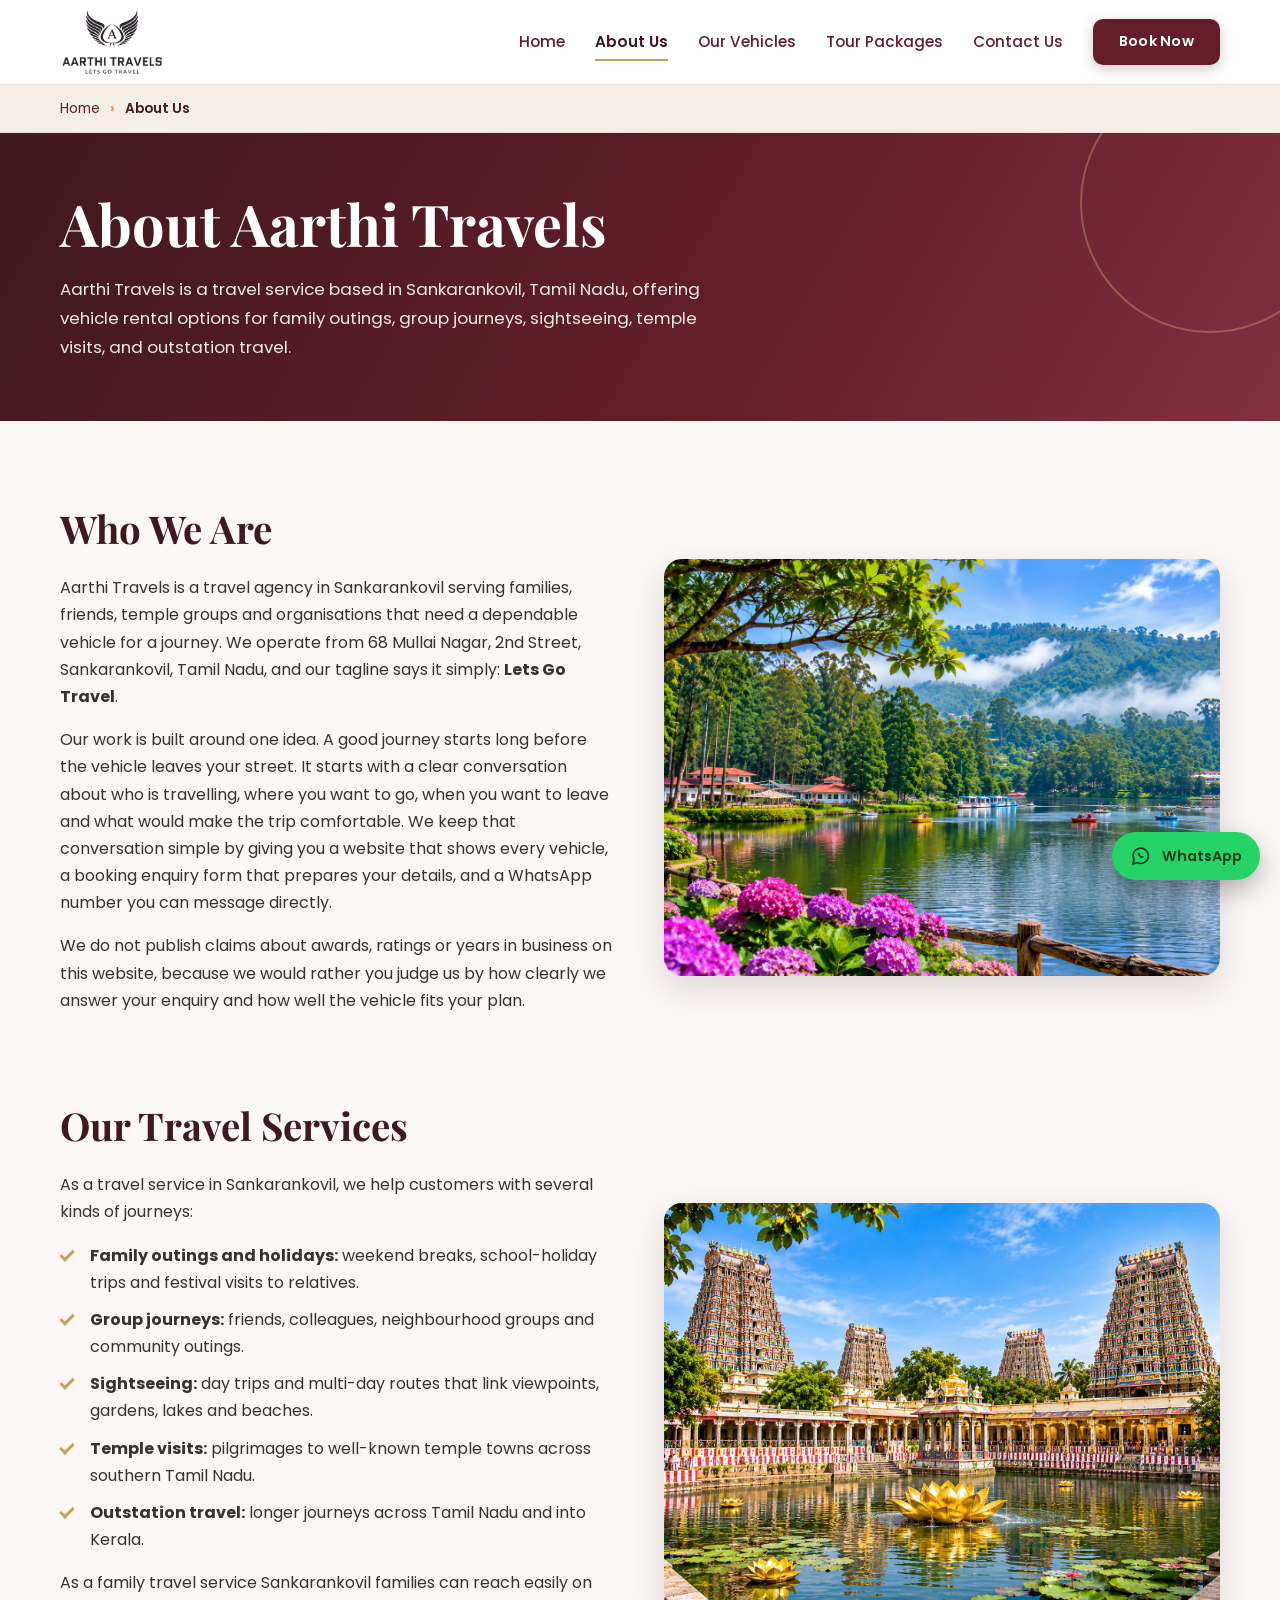
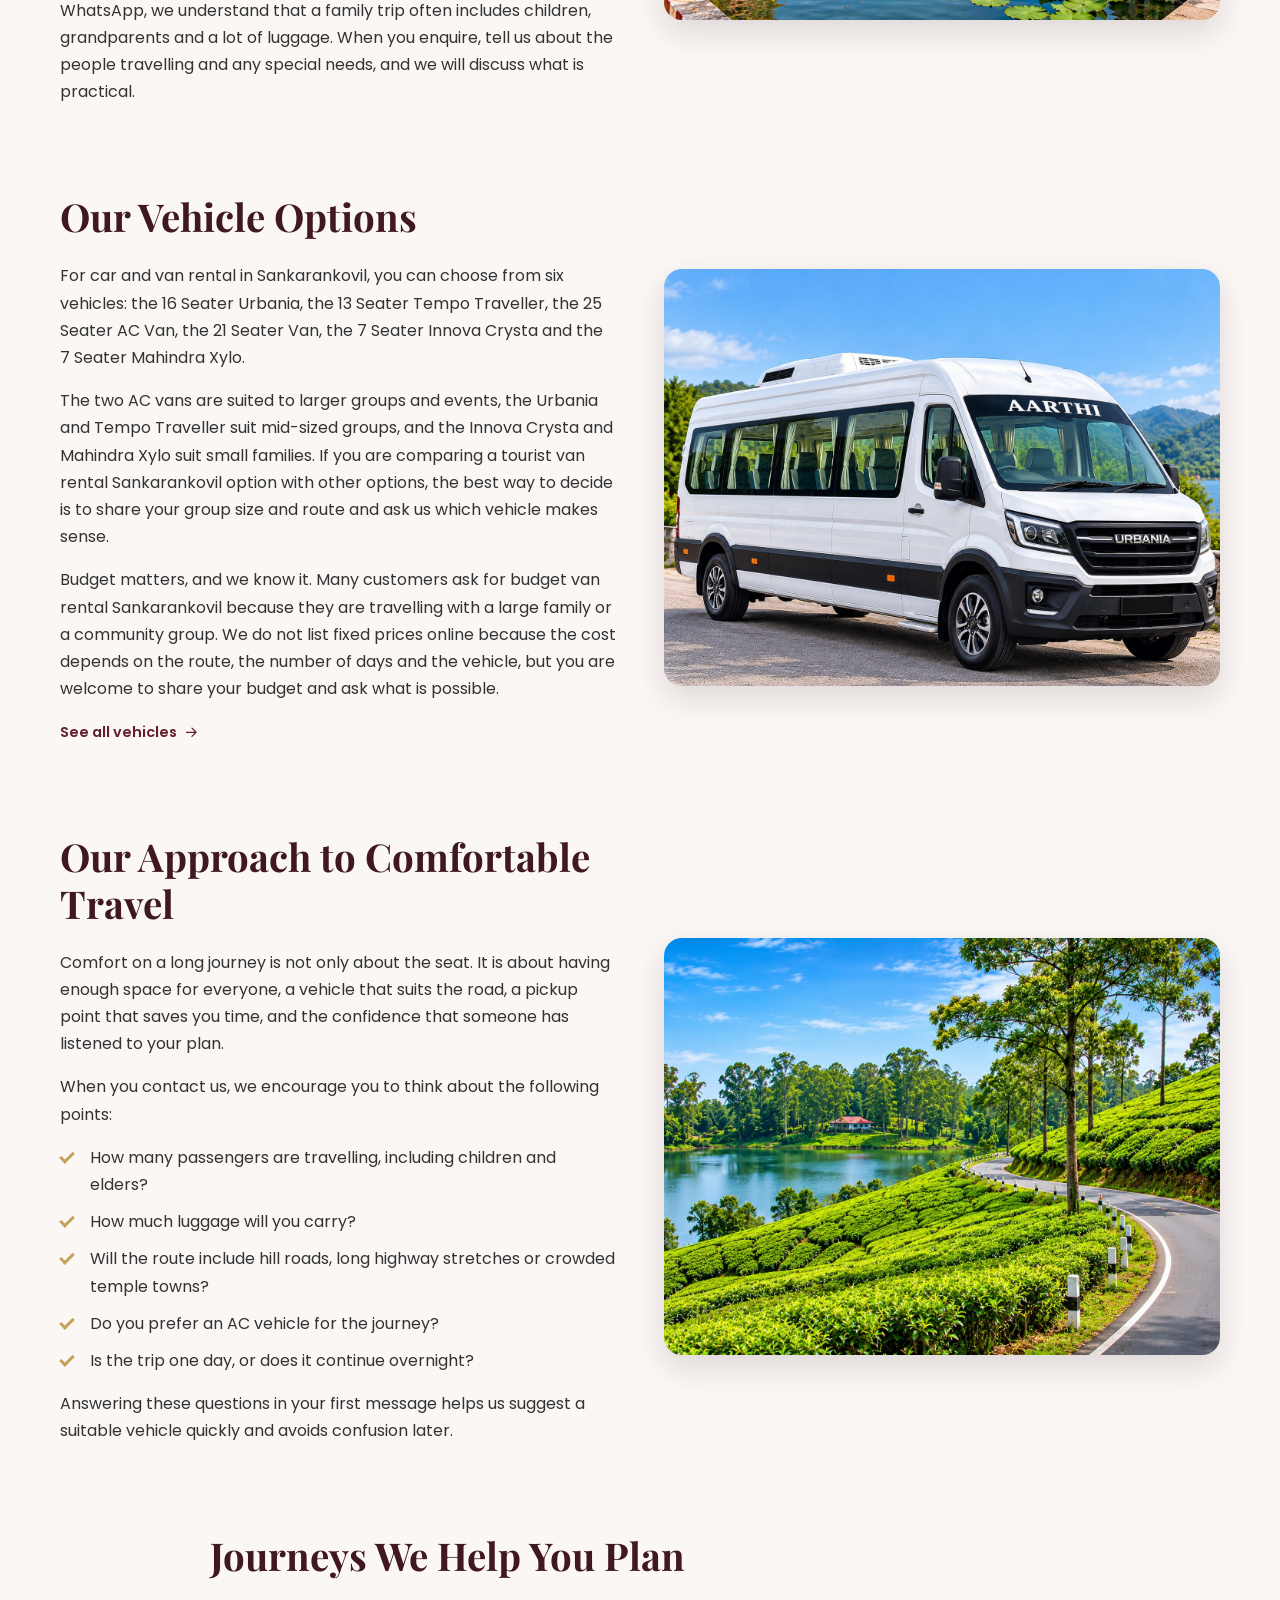
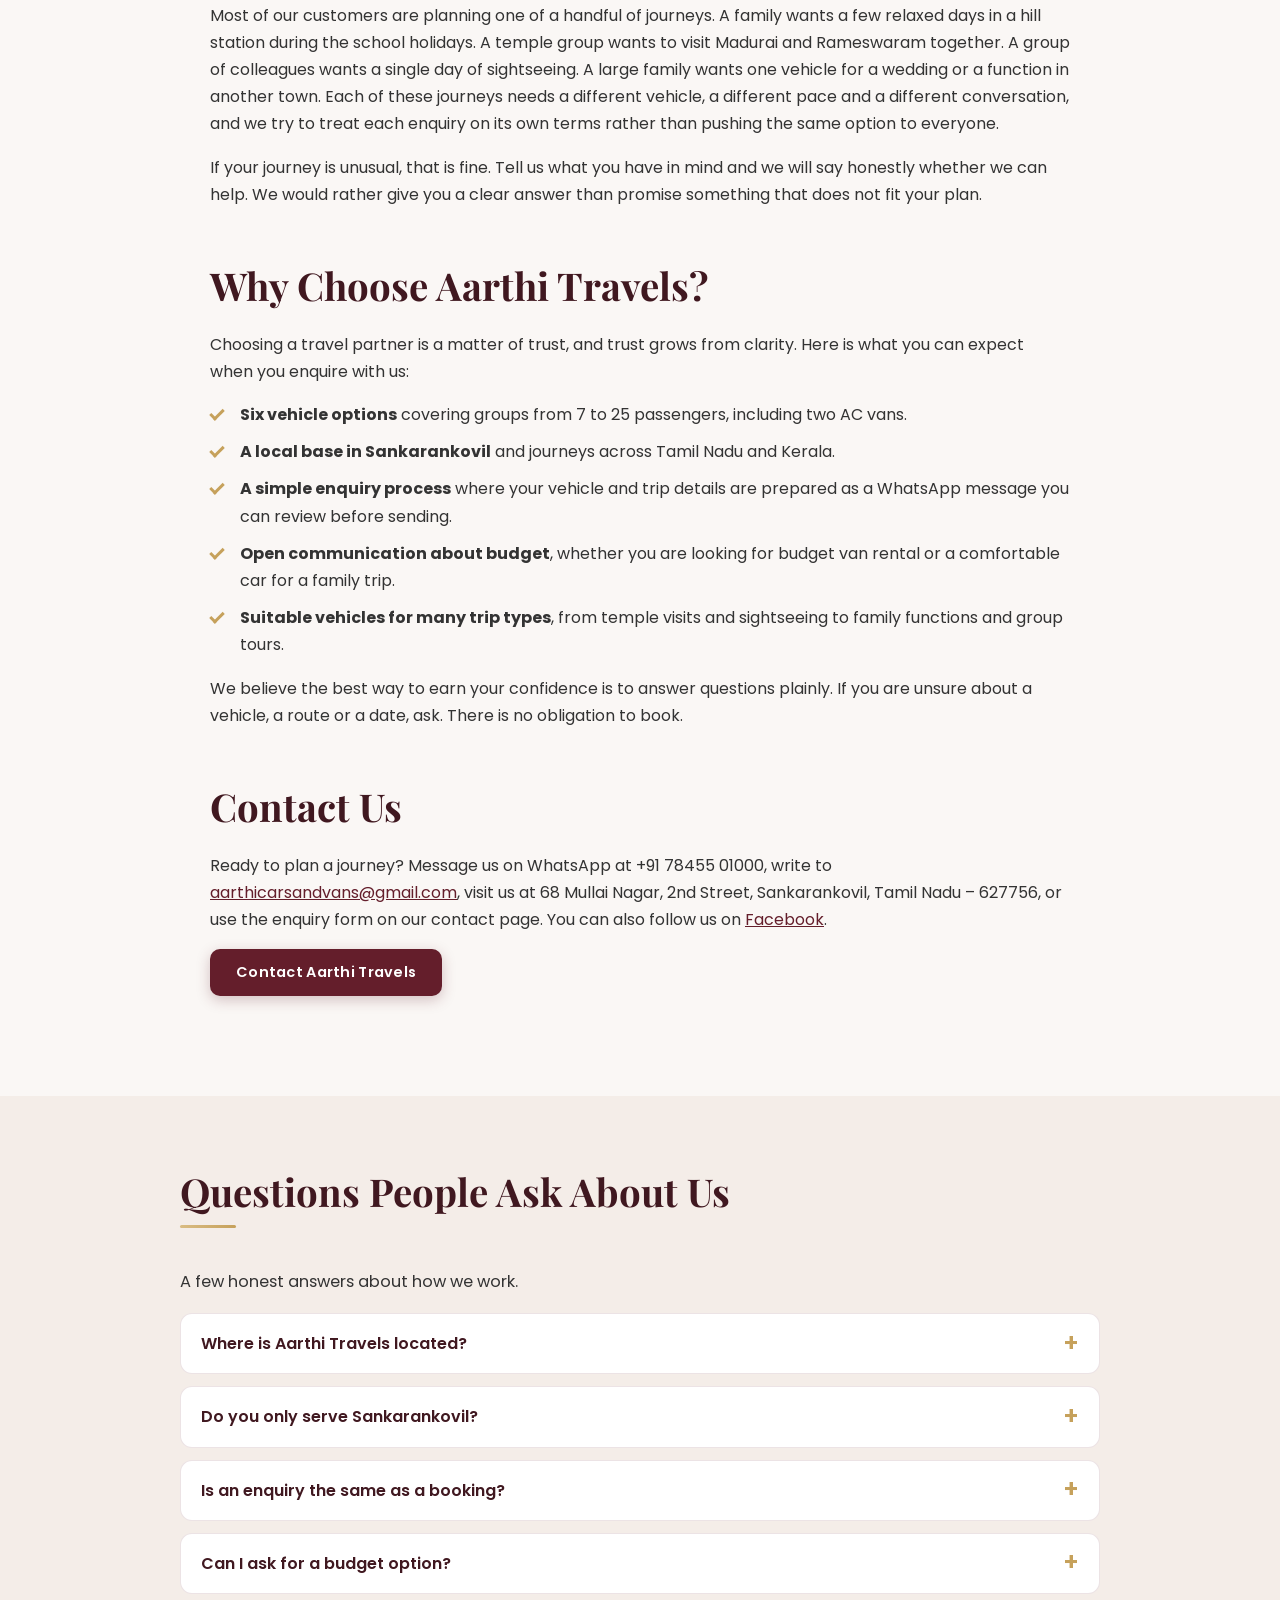
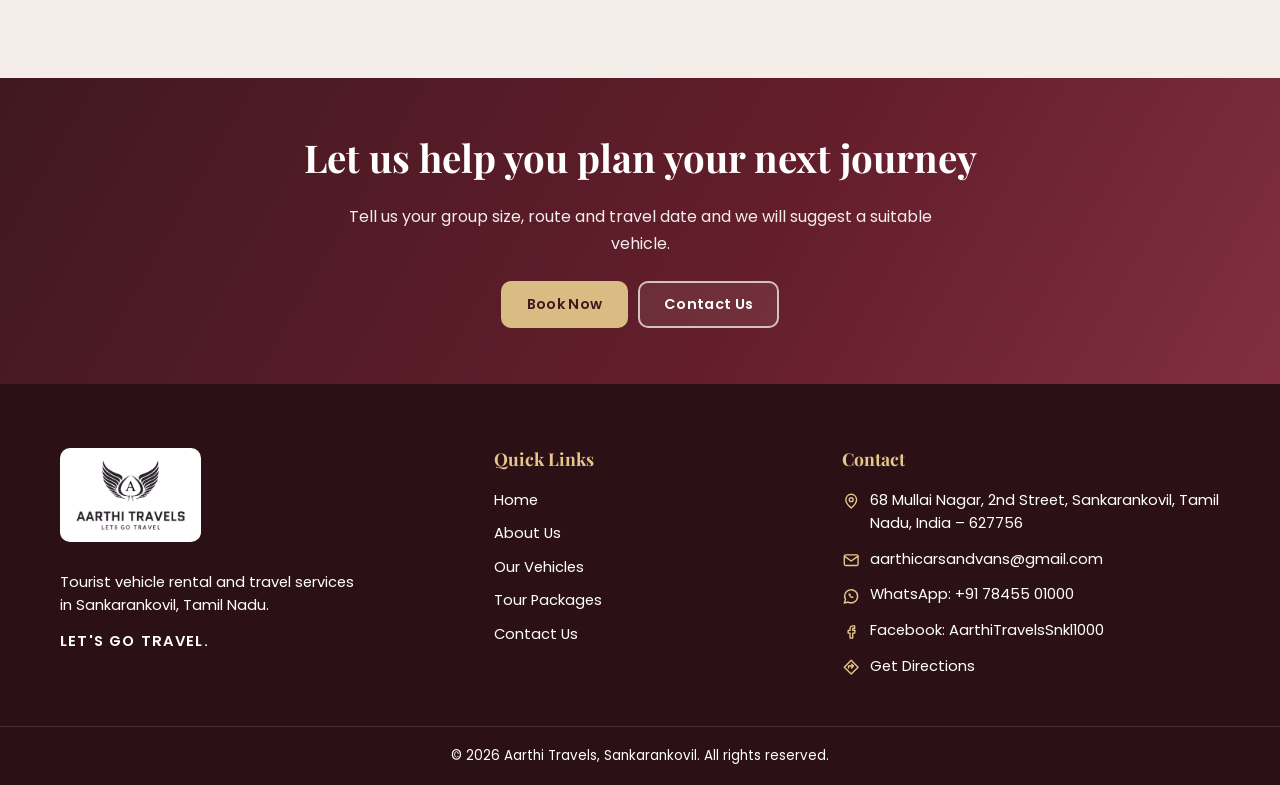
<file: about.html>
<!DOCTYPE html>
<html lang="en">
<head>
<meta charset="utf-8">
<meta name="viewport" content="width=device-width, initial-scale=1">
<title>Travel Agency in Sankarankovil | About Aarthi Travels</title>
<meta name="description" content="About Aarthi Travels, a travel agency in Sankarankovil, Tamil Nadu offering family travel service, car and van rental for sightseeing, temple visits and outstation journeys.">
<meta name="keywords" content="Travel agency in Sankarankovil, Family travel service Sankarankovil, Travel service in Sankarankovil, Car and van rental in Sankarankovil, Tourist van rental Sankarankovil, Budget van rental Sankarankovil">
<meta name="theme-color" content="#641E2B">
<meta property="og:type" content="website"><meta property="og:site_name" content="Aarthi Travels">
<meta property="og:title" content="Travel Agency in Sankarankovil | About Aarthi Travels"><meta property="og:description" content="About Aarthi Travels, a travel agency in Sankarankovil, Tamil Nadu offering family travel service, car and van rental for sightseeing, temple visits and outstation journeys."><meta property="og:locale" content="en_IN">
<meta name="twitter:card" content="summary_large_image"><meta name="twitter:title" content="Travel Agency in Sankarankovil | About Aarthi Travels"><meta name="twitter:description" content="About Aarthi Travels, a travel agency in Sankarankovil, Tamil Nadu offering family travel service, car and van rental for sightseeing, temple visits and outstation journeys.">
<!-- Add og:image / og:url / canonical once the production domain is known (see README). -->
<link rel="icon" type="image/svg+xml" href="images/icons/favicon.svg">
<link rel="preconnect" href="https://fonts.googleapis.com"><link rel="preconnect" href="https://fonts.gstatic.com" crossorigin>
<link href="https://fonts.googleapis.com/css2?family=Playfair+Display:wght@600;700&family=Poppins:wght@400;500;600&display=swap" rel="stylesheet">
<link rel="stylesheet" href="css/style.css"><link rel="stylesheet" href="css/responsive.css"><link rel="stylesheet" href="css/animations.css">
<script>document.documentElement.classList.add('js');</script>
<script type="application/ld+json">{"@context": "https://schema.org", "@type": "TravelAgency", "name": "Aarthi Travels", "slogan": "LETS GO TRAVEL", "description": "Tourist vehicle rental and travel service in Sankarankovil, Tamil Nadu — vans, Urbania, Tempo Traveller and 7-seater cars for family, group and outstation travel.", "email": "aarthicarsandvans@gmail.com", "telephone": "+917845501000", "address": {"@type": "PostalAddress", "streetAddress": "68 Mullai Nagar, 2nd Street", "addressLocality": "Sankarankovil", "addressRegion": "Tamil Nadu", "postalCode": "627756", "addressCountry": "IN"}, "areaServed": ["Tamil Nadu", "Kerala"], "sameAs": ["https://www.facebook.com/AarthiTravelsSnkl1000"]}</script>
<script type="application/ld+json">{"@context": "https://schema.org", "@type": "BreadcrumbList", "itemListElement": [{"@type": "ListItem", "position": 1, "name": "Home", "item": "https://YOUR-DOMAIN/index.html"}, {"@type": "ListItem", "position": 2, "name": "About Us"}]}</script>
</head>
<body>
<a class="skip-link" href="#main">Skip to main content</a>
<header class="site-header">
  <div class="container header-inner">
    <a class="logo" href="index.html" aria-label="Aarthi Travels — home"><img src="images/logo/aarthi-travels-logo.png" alt="Aarthi Travels logo — Lets Go Travel" width="585" height="382"></a>
    <button class="nav-toggle" type="button" aria-expanded="false" aria-controls="main-nav" aria-label="Open menu"><span class="bars"></span></button>
    <nav class="main-nav" id="main-nav" aria-label="Main navigation"><ul><li><a href="index.html">Home</a></li><li><a href="about.html" aria-current="page">About Us</a></li><li><a href="vehicles.html">Our Vehicles</a></li><li><a href="tour-packages.html">Tour Packages</a></li><li><a href="contact.html">Contact Us</a></li><li><button type="button" class="btn btn-primary" data-open-booking>Book Now</button></li></ul></nav>
  </div>
</header><nav class="breadcrumb" aria-label="Breadcrumb"><div class="container"><ol>
  <li><a href="index.html">Home</a></li><li><span aria-current="page">About Us</span></li></ol></div></nav>
<main id="main">
<section class="page-banner"><div class="container"><h1>About Aarthi Travels</h1><p>Aarthi Travels is a travel service based in Sankarankovil, Tamil Nadu, offering vehicle rental options for family outings, group journeys, sightseeing, temple visits, and outstation travel.</p></div></section><section class="section"><div class="container"><div class="about-block split"><div class="prose reveal-left"><h2>Who We Are</h2><p>Aarthi Travels is a travel agency in Sankarankovil serving families, friends, temple groups and organisations that need a dependable vehicle for a journey. We operate from 68 Mullai Nagar, 2nd Street, Sankarankovil, Tamil Nadu, and our tagline says it simply: <strong>Lets Go Travel</strong>.</p>
<p>Our work is built around one idea. A good journey starts long before the vehicle leaves your street. It starts with a clear conversation about who is travelling, where you want to go, when you want to leave and what would make the trip comfortable. We keep that conversation simple by giving you a website that shows every vehicle, a booking enquiry form that prepares your details, and a WhatsApp number you can message directly.</p>
<p>We do not publish claims about awards, ratings or years in business on this website, because we would rather you judge us by how clearly we answer your enquiry and how well the vehicle fits your plan.</p></div><div class="split-media reveal-right"><img src="images/hero/hero-kodaikanal.jpg" alt="Misty hills near Kodaikanal" width="900" height="675" loading="lazy"></div></div><div class="about-block split reverse"><div class="prose reveal-right"><h2>Our Travel Services</h2><p>As a travel service in Sankarankovil, we help customers with several kinds of journeys:</p>
<ul class="tick-list"><li><strong>Family outings and holidays:</strong> weekend breaks, school-holiday trips and festival visits to relatives.</li><li><strong>Group journeys:</strong> friends, colleagues, neighbourhood groups and community outings.</li><li><strong>Sightseeing:</strong> day trips and multi-day routes that link viewpoints, gardens, lakes and beaches.</li><li><strong>Temple visits:</strong> pilgrimages to well-known temple towns across southern Tamil Nadu.</li><li><strong>Outstation travel:</strong> longer journeys across Tamil Nadu and into Kerala.</li></ul>
<p>As a family travel service Sankarankovil families can reach easily on WhatsApp, we understand that a family trip often includes children, grandparents and a lot of luggage. When you enquire, tell us about the people travelling and any special needs, and we will discuss what is practical.</p></div><div class="split-media reveal-left"><img src="images/destinations/madurai.jpg" alt="Temple architecture in Madurai" width="900" height="675" loading="lazy"></div></div><div class="about-block split"><div class="prose reveal-left"><h2>Our Vehicle Options</h2><p>For car and van rental in Sankarankovil, you can choose from six vehicles: the 16 Seater Urbania, the 13 Seater Tempo Traveller, the 25 Seater AC Van, the 21 Seater Van, the 7 Seater Innova Crysta and the 7 Seater Mahindra Xylo.</p>
<p>The two AC vans are suited to larger groups and events, the Urbania and Tempo Traveller suit mid-sized groups, and the Innova Crysta and Mahindra Xylo suit small families. If you are comparing a tourist van rental Sankarankovil option with other options, the best way to decide is to share your group size and route and ask us which vehicle makes sense.</p>
<p>Budget matters, and we know it. Many customers ask for budget van rental Sankarankovil because they are travelling with a large family or a community group. We do not list fixed prices online because the cost depends on the route, the number of days and the vehicle, but you are welcome to share your budget and ask what is possible.</p>
<p><a class="link-arrow" href="vehicles.html">See all vehicles <svg class="icon" viewBox="0 0 24 24" aria-hidden="true"><path d="M5 12h14M13 6l6 6-6 6"/></svg></a></p></div><div class="split-media reveal-right"><img src="images/vehicles/16-seater-urbania.jpg" alt="16 Seater Urbania" width="900" height="675" loading="lazy"></div></div><div class="about-block split reverse"><div class="prose reveal-right"><h2>Our Approach to Comfortable Travel</h2><p>Comfort on a long journey is not only about the seat. It is about having enough space for everyone, a vehicle that suits the road, a pickup point that saves you time, and the confidence that someone has listened to your plan.</p>
<p>When you contact us, we encourage you to think about the following points:</p>
<ul class="tick-list"><li>How many passengers are travelling, including children and elders?</li><li>How much luggage will you carry?</li><li>Will the route include hill roads, long highway stretches or crowded temple towns?</li><li>Do you prefer an AC vehicle for the journey?</li><li>Is the trip one day, or does it continue overnight?</li></ul>
<p>Answering these questions in your first message helps us suggest a suitable vehicle quickly and avoids confusion later.</p></div><div class="split-media reveal-left"><img src="images/destinations/munnar.jpg" alt="Tea plantations in Munnar" width="900" height="675" loading="lazy"></div></div><div class="about-block" style="max-width:860px;margin-left:auto;margin-right:auto"><div class="prose reveal"><h2>Journeys We Help You Plan</h2>
<p>Most of our customers are planning one of a handful of journeys. A family wants a few relaxed days in a hill station during the school holidays. A temple group wants to visit Madurai and Rameswaram together. A group of colleagues wants a single day of sightseeing. A large family wants one vehicle for a wedding or a function in another town. Each of these journeys needs a different vehicle, a different pace and a different conversation, and we try to treat each enquiry on its own terms rather than pushing the same option to everyone.</p>
<p>If your journey is unusual, that is fine. Tell us what you have in mind and we will say honestly whether we can help. We would rather give you a clear answer than promise something that does not fit your plan.</p>
<h2 style="margin-top:1.4em">Why Choose Aarthi Travels?</h2>
<p>Choosing a travel partner is a matter of trust, and trust grows from clarity. Here is what you can expect when you enquire with us:</p>
<ul class="tick-list"><li><strong>Six vehicle options</strong> covering groups from 7 to 25 passengers, including two AC vans.</li><li><strong>A local base in Sankarankovil</strong> and journeys across Tamil Nadu and Kerala.</li><li><strong>A simple enquiry process</strong> where your vehicle and trip details are prepared as a WhatsApp message you can review before sending.</li><li><strong>Open communication about budget</strong>, whether you are looking for budget van rental or a comfortable car for a family trip.</li><li><strong>Suitable vehicles for many trip types</strong>, from temple visits and sightseeing to family functions and group tours.</li></ul>
<p>We believe the best way to earn your confidence is to answer questions plainly. If you are unsure about a vehicle, a route or a date, ask. There is no obligation to book.</p>
<h2 style="margin-top:1.4em">Contact Us</h2>
<p>Ready to plan a journey? Message us on WhatsApp at +91 78455 01000, write to <a href="mailto:aarthicarsandvans@gmail.com">aarthicarsandvans@gmail.com</a>, visit us at 68 Mullai Nagar, 2nd Street, Sankarankovil, Tamil Nadu – 627756, or use the enquiry form on our contact page. You can also follow us on <a href="https://www.facebook.com/AarthiTravelsSnkl1000" target="_blank" rel="noopener">Facebook</a>.</p>
<p><a class="btn btn-primary" href="contact.html">Contact Aarthi Travels</a></p></div></div>
</div></section><section class="content-section alt"><div class="container"><h2>Questions People Ask About Us</h2><p>A few honest answers about how we work.</p><details class="faq"><summary>Where is Aarthi Travels located?</summary><div class="faq-body"><p>We are based at 68 Mullai Nagar, 2nd Street, Sankarankovil, Tamil Nadu, India – 627756. You can use the Get Directions button on the contact page.</p></div></details><details class="faq"><summary>Do you only serve Sankarankovil?</summary><div class="faq-body"><p>We are based in Sankarankovil and serve journeys across Tamil Nadu and Kerala. Tell us your pickup location and destination when you enquire.</p></div></details><details class="faq"><summary>Is an enquiry the same as a booking?</summary><div class="faq-body"><p>No. An enquiry tells us what you need. A booking is only confirmed after Aarthi Travels confirms availability and details with you directly.</p></div></details><details class="faq"><summary>Can I ask for a budget option?</summary><div class="faq-body"><p>Yes. Mention your budget range in the additional requirements box or in WhatsApp and we will suggest a vehicle that fits your plan where possible.</p></div></details></div></section><section class="cta-band"><div class="container"><h2>Let us help you plan your next journey</h2><p>Tell us your group size, route and travel date and we will suggest a suitable vehicle.</p><button type="button" class="btn btn-gold" data-open-booking>Book Now</button><a class="btn btn-ghost-light" href="contact.html">Contact Us</a></div></section>
</main>
<footer class="site-footer">
  <div class="container footer-grid">
    <div class="footer-brand"><a class="footer-logo" href="index.html" aria-label="Aarthi Travels — home"><img src="images/logo/aarthi-travels-logo.png" alt="Aarthi Travels logo" width="585" height="382" loading="lazy"></a>
      <p class="footer-desc">Tourist vehicle rental and travel services in Sankarankovil, Tamil Nadu.</p>
      <p class="footer-tagline">LET'S GO TRAVEL.</p></div>
    <nav class="footer-links" aria-label="Quick Links"><h2>Quick Links</h2><ul><li><a href="index.html">Home</a></li><li><a href="about.html">About Us</a></li><li><a href="vehicles.html">Our Vehicles</a></li><li><a href="tour-packages.html">Tour Packages</a></li><li><a href="contact.html">Contact Us</a></li></ul></nav>
    <div class="footer-contact"><h2>Contact</h2>
      <ul class="footer-contact-list">
      <li><svg class="icon" viewBox="0 0 24 24" aria-hidden="true"><path d="M12 21s7-6.2 7-11a7 7 0 1 0-14 0c0 4.800 7 11 7 11z"/><circle cx="12" cy="10" r="2.500"/></svg><address>68 Mullai Nagar, 2nd Street, Sankarankovil, Tamil Nadu, India – 627756</address></li>
      <li><svg class="icon" viewBox="0 0 24 24" aria-hidden="true"><rect x="3" y="5" width="18" height="14" rx="2"/><path d="M3.500 7l8.500 6 8.500-6"/></svg><a href="mailto:aarthicarsandvans@gmail.com">aarthicarsandvans@gmail.com</a></li>
      <li><svg class="icon" viewBox="0 0 24 24" aria-hidden="true"><path d="M3 21l1.6-4.6A8.5 8.5 0 1 1 8 19.6z"/><path class="fill" d="M9.2 7.8c-.4.4-.9 1-.7 2 .3 1.5 1.7 3.2 3.2 4.1 1.1.6 2 .6 2.600.3.5-.3.9-.9.9-1.200l-1.700-.9-.7.6a3.400 3.400 0 0 1-1.900-1.800l.6-.7-.9-1.700c-.4 0-1.100.1-1.400.3z"/></svg><a href="https://wa.me/917845501000" target="_blank" rel="noopener">WhatsApp: +91 78455 01000</a></li>
      <li><svg class="icon" viewBox="0 0 24 24" aria-hidden="true"><path d="M14 8.500h2.500V5H14a3.500 3.500 0 0 0-3.500 3.500V11H8v3.500h2.500V21H14v-6.500h2.500L17 11h-3V8.500a.5.5 0 0 1 .5-.5z"/></svg><a href="https://www.facebook.com/AarthiTravelsSnkl1000" target="_blank" rel="noopener">Facebook: AarthiTravelsSnkl1000</a></li>
      <li><svg class="icon" viewBox="0 0 24 24" aria-hidden="true"><path d="M12 3l9 9-9 9-9-9z"/><path d="M8.500 13v-2.500H15M12.500 8l2.500 2.500-2.500 2.500"/></svg><a href="https://www.google.com/maps/dir/?api=1&destination=68%20Mullai%20Nagar%2C%202nd%20Street%2C%20Sankarankovil%2C%20Tamil%20Nadu%20627756%2C%20India" target="_blank" rel="noopener">Get Directions</a></li></ul></div>
  </div>
  <div class="footer-bottom"><div class="container"><p>&copy; <span data-year>2026</span> Aarthi Travels, Sankarankovil. All rights reserved.</p></div></div>
</footer>
<dialog class="booking-dialog" id="booking-dialog" aria-labelledby="booking-title">
  <div class="dialog-head"><div><h2 id="booking-title">Booking Enquiry</h2><p id="booking-vehicle-label">Choose a vehicle and share your travel details.</p></div>
    <button type="button" class="dialog-close" data-close-booking aria-label="Close booking enquiry form">&times;</button></div>
  <div class="dialog-body"><form data-enquiry-form novalidate>
  <div class="form-grid">
    <div class="field"><label for="bk-name">Full Name <span class="req" aria-hidden="true">*</span><span class="sr-only">(required)</span></label><input id="bk-name" name="name" type="text" required aria-describedby="bk-name-error" autocomplete="name"><div class="error" id="bk-name-error" role="alert"></div></div>
    <div class="field"><label for="bk-phone">Phone Number <span class="req" aria-hidden="true">*</span><span class="sr-only">(required)</span></label><input id="bk-phone" name="phone" type="tel" required aria-describedby="bk-phone-error" autocomplete="tel" inputmode="tel" placeholder="e.g. 98765 43210"><div class="error" id="bk-phone-error" role="alert"></div></div>
    <div class="field full"><label for="bk-email">Email Address <span style="font-weight:400;color:#6b5a5d">(optional)</span></label><input id="bk-email" name="email" type="email" aria-describedby="bk-email-error" autocomplete="email"><div class="error" id="bk-email-error" role="alert"></div></div>
    <div class="field"><label for="bk-pickup">Pickup Location <span class="req" aria-hidden="true">*</span><span class="sr-only">(required)</span></label><input id="bk-pickup" name="pickup" type="text" required aria-describedby="bk-pickup-error" autocomplete="off"><div class="error" id="bk-pickup-error" role="alert"></div></div>
    <div class="field"><label for="bk-destination">Destination <span class="req" aria-hidden="true">*</span><span class="sr-only">(required)</span></label><input id="bk-destination" name="destination" type="text" required aria-describedby="bk-destination-error" autocomplete="off"><div class="error" id="bk-destination-error" role="alert"></div></div>
    <div class="field"><label for="bk-date">Travel Date <span class="req" aria-hidden="true">*</span><span class="sr-only">(required)</span></label><input id="bk-date" name="date" type="date" required aria-describedby="bk-date-error" ><div class="error" id="bk-date-error" role="alert"></div></div>
    <div class="field"><label for="bk-returnDate">Return Date <span style="font-weight:400;color:#6b5a5d">(optional)</span></label><input id="bk-returnDate" name="returnDate" type="date" aria-describedby="bk-returnDate-error" ><div class="error" id="bk-returnDate-error" role="alert"></div></div>
    <div class="field"><label for="bk-passengers">Number of Passengers <span class="req" aria-hidden="true">*</span><span class="sr-only">(required)</span></label><input id="bk-passengers" name="passengers" type="number" required aria-describedby="bk-passengers-error" min="1" max="60" inputmode="numeric"><div class="error" id="bk-passengers-error" role="alert"></div></div>
    <div class="field"><label for="bk-vehicle">Preferred Vehicle <span class="req" aria-hidden="true">*</span><span class="sr-only">(required)</span></label>
      <select id="bk-vehicle" name="vehicle" required aria-describedby="bk-vehicle-error"><option value="">Select a vehicle</option><option value="16 Seater Urbania">16 Seater Urbania</option><option value="13 Seater Tempo Traveller">13 Seater Tempo Traveller</option><option value="25 Seater AC Van">25 Seater AC Van</option><option value="21 Seater Van">21 Seater Van</option><option value="7 Seater Innova Crysta">7 Seater Innova Crysta</option><option value="7 Seater Mahindra Xylo">7 Seater Mahindra Xylo</option></select><div class="error" id="bk-vehicle-error" role="alert"></div></div>
    <div class="field full"><label for="bk-notes">Additional Requirements <span style="font-weight:400;color:#6b5a5d">(optional)</span></label><textarea id="bk-notes" name="notes" rows="3"></textarea></div>
  </div>
  <div class="form-actions">
    <button type="submit" class="btn btn-primary" data-channel="whatsapp"><svg class="icon" viewBox="0 0 24 24" aria-hidden="true"><path d="M3 21l1.6-4.6A8.5 8.5 0 1 1 8 19.6z"/><path class="fill" d="M9.2 7.8c-.4.4-.9 1-.7 2 .3 1.5 1.7 3.2 3.2 4.1 1.1.6 2 .6 2.600.3.5-.3.9-.9.9-1.200l-1.700-.9-.7.6a3.400 3.400 0 0 1-1.900-1.800l.6-.7-.9-1.700c-.4 0-1.100.1-1.400.3z"/></svg> Send Enquiry on WhatsApp</button>
    <button type="submit" class="btn btn-outline" data-channel="email">Send by Email</button>
  </div>
  <div class="form-status" role="status" aria-live="polite" hidden></div>
  <p class="form-help">This is an enquiry, not a confirmed booking. Your message opens in WhatsApp or your email app so you can review it before sending. Aarthi Travels will confirm availability and details with you.</p>
</form></div>
</dialog>
<a class="wa-float" href="https://wa.me/917845501000" target="_blank" rel="noopener" aria-label="Chat with Aarthi Travels on WhatsApp"><svg class="icon" viewBox="0 0 24 24" aria-hidden="true"><path d="M3 21l1.6-4.6A8.5 8.5 0 1 1 8 19.6z"/><path class="fill" d="M9.2 7.8c-.4.4-.9 1-.7 2 .3 1.5 1.7 3.2 3.2 4.1 1.1.6 2 .6 2.600.3.5-.3.9-.9.9-1.200l-1.700-.9-.7.6a3.400 3.400 0 0 1-1.900-1.800l.6-.7-.9-1.700c-.4 0-1.100.1-1.400.3z"/></svg><span>WhatsApp</span></a>
<script src="js/main.js" defer></script><script src="js/navigation.js" defer></script><script src="js/vehicle-booking.js" defer></script><script src="js/contact-form.js" defer></script><script src="js/animations.js" defer></script>
</body>
</html>
</file>
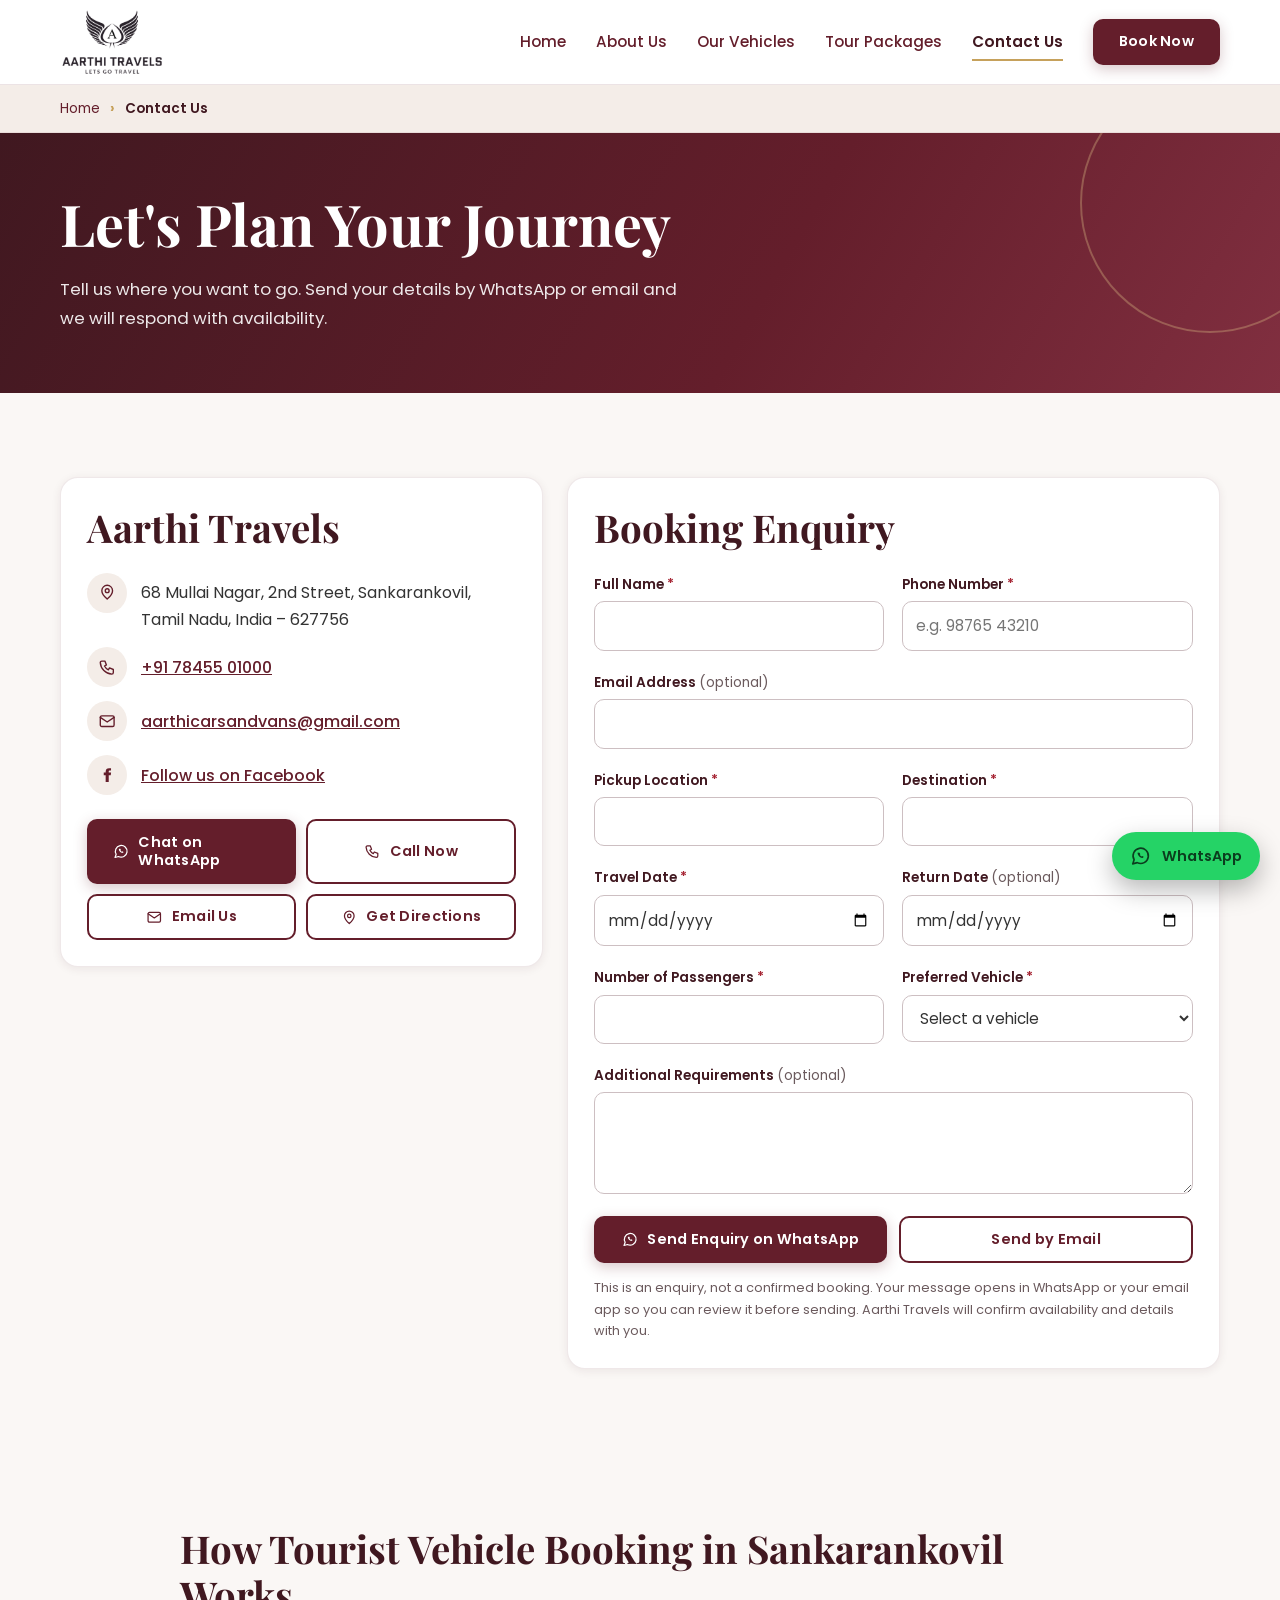
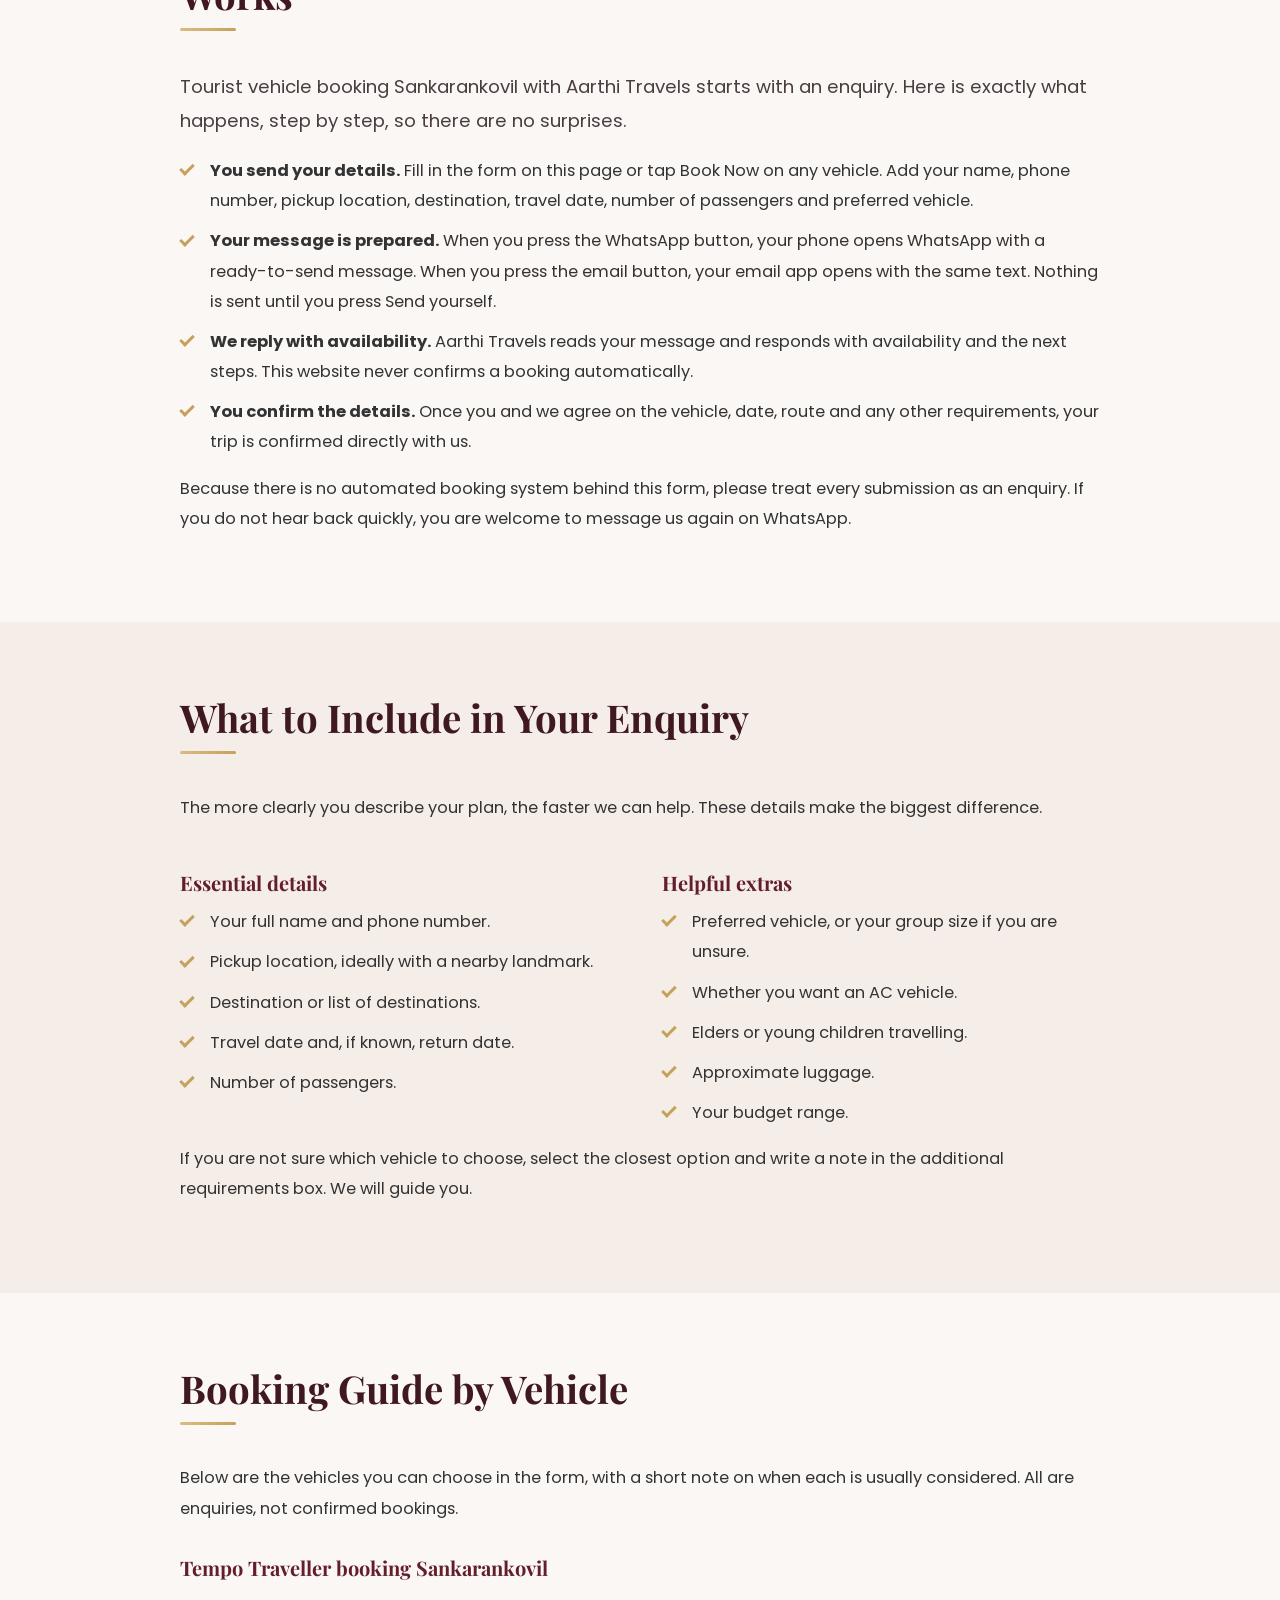
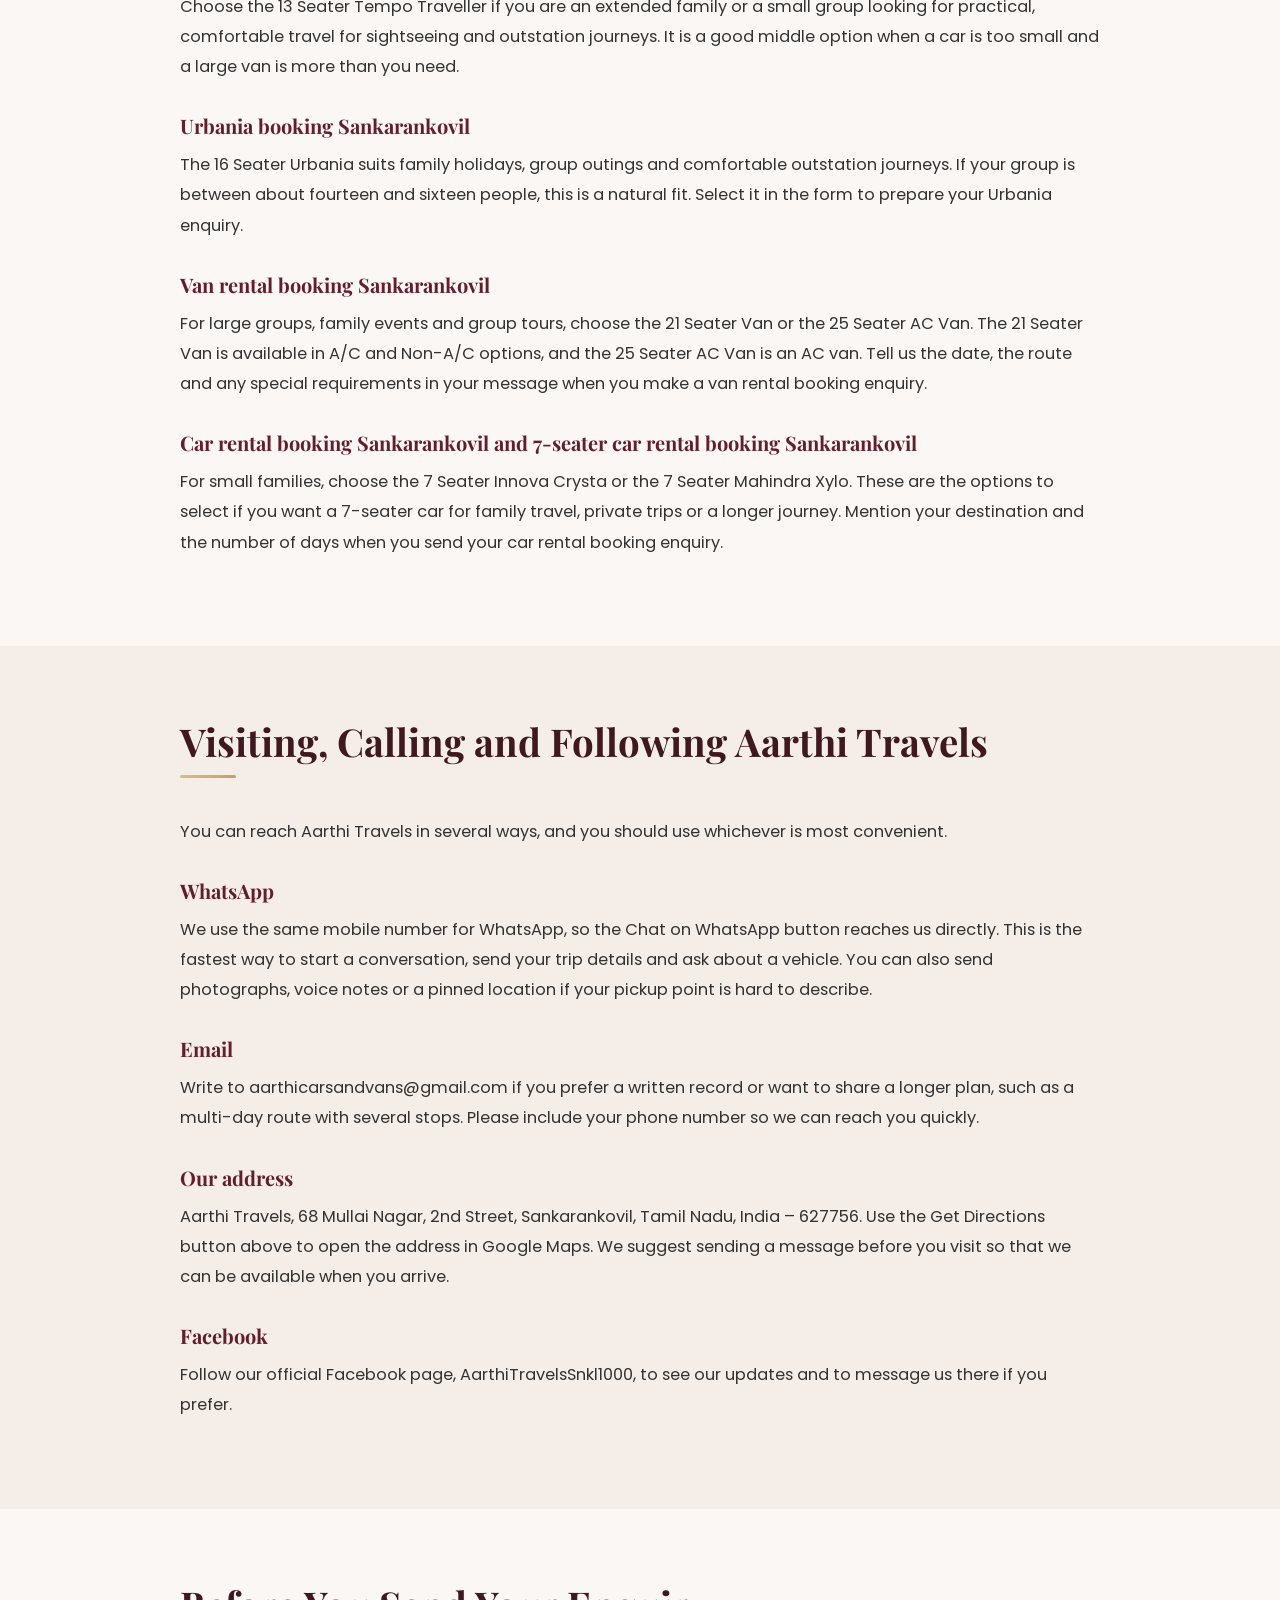
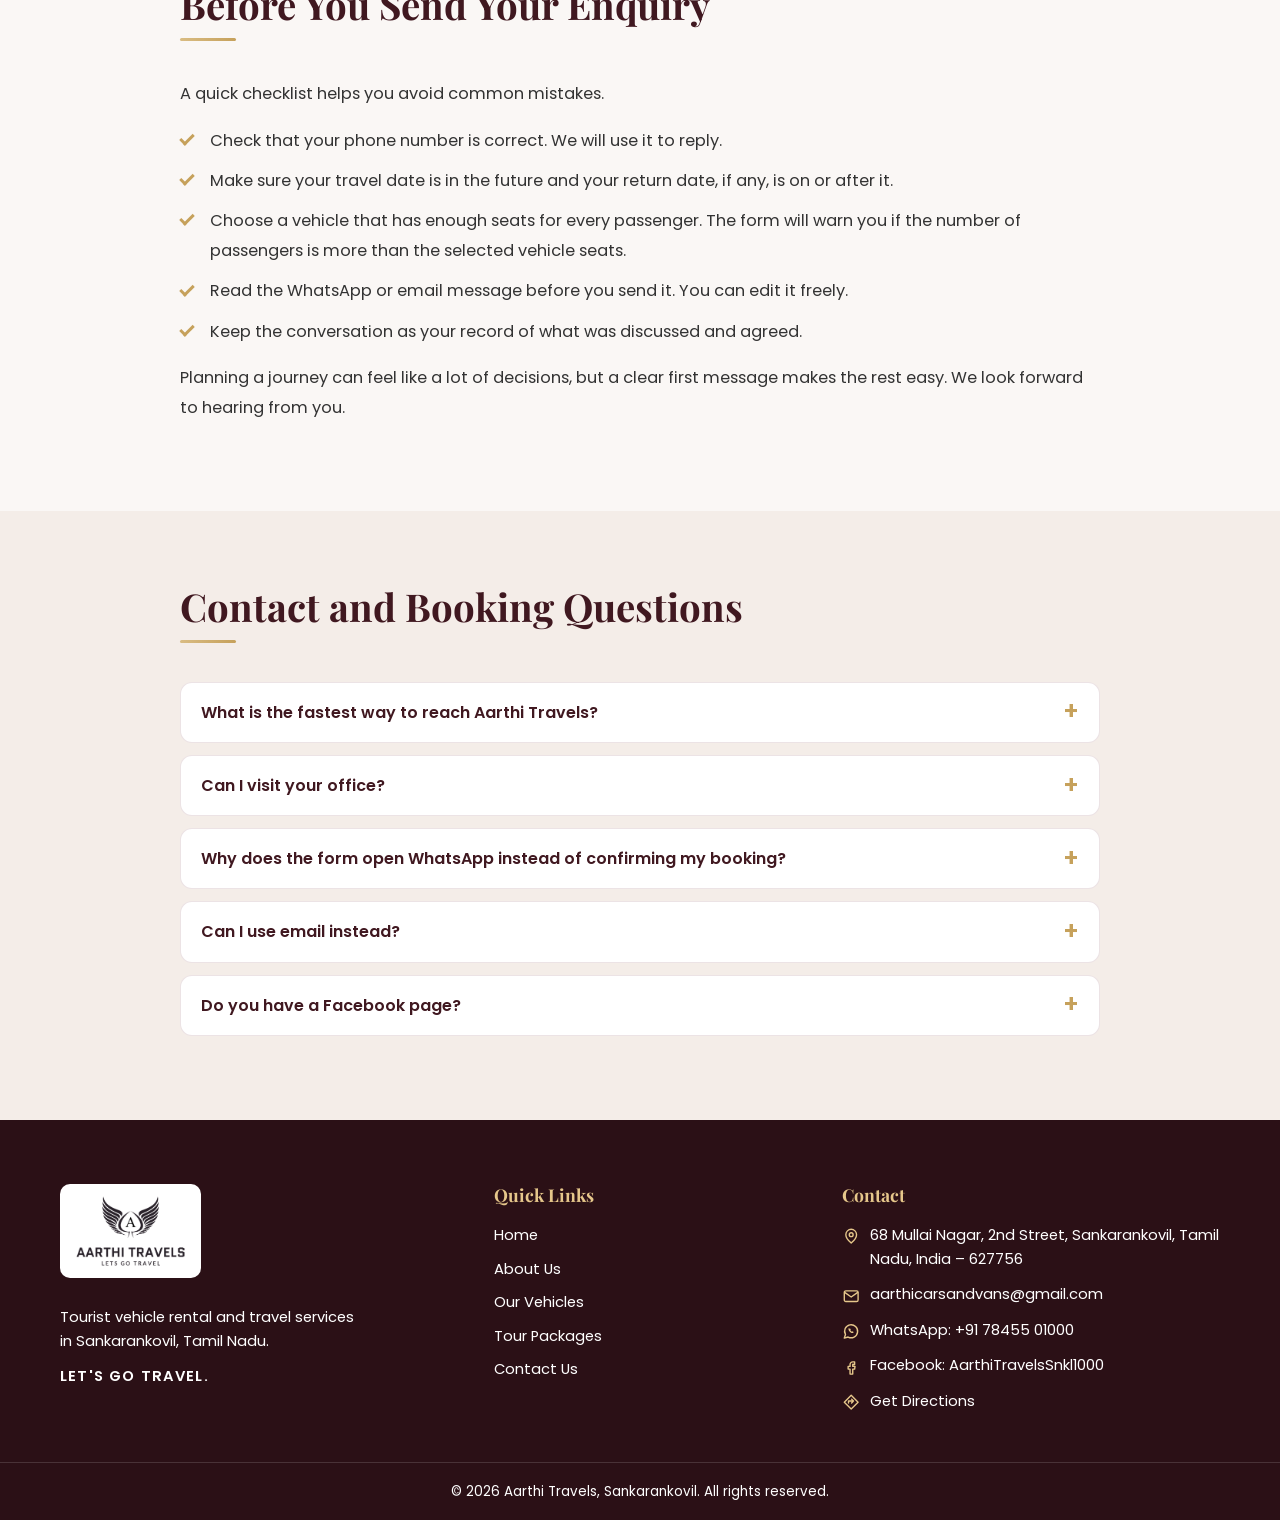
<file: contact.html>
<!DOCTYPE html>
<html lang="en">
<head>
<meta charset="utf-8">
<meta name="viewport" content="width=device-width, initial-scale=1">
<title>Tourist Vehicle Booking Sankarankovil | Contact Aarthi Travels</title>
<meta name="description" content="Contact Aarthi Travels in Sankarankovil for Tempo Traveller, Urbania, van and car rental booking enquiries. WhatsApp +91 78455 01000.">
<meta name="keywords" content="Tourist vehicle booking Sankarankovil, Tempo Traveller booking Sankarankovil, Urbania booking Sankarankovil, Van rental booking Sankarankovil, Car rental booking Sankarankovil, 7-seater car rental booking Sankarankovil">
<meta name="theme-color" content="#641E2B">
<meta property="og:type" content="website"><meta property="og:site_name" content="Aarthi Travels">
<meta property="og:title" content="Tourist Vehicle Booking Sankarankovil | Contact Aarthi Travels"><meta property="og:description" content="Contact Aarthi Travels in Sankarankovil for Tempo Traveller, Urbania, van and car rental booking enquiries. WhatsApp +91 78455 01000."><meta property="og:locale" content="en_IN">
<meta name="twitter:card" content="summary_large_image"><meta name="twitter:title" content="Tourist Vehicle Booking Sankarankovil | Contact Aarthi Travels"><meta name="twitter:description" content="Contact Aarthi Travels in Sankarankovil for Tempo Traveller, Urbania, van and car rental booking enquiries. WhatsApp +91 78455 01000.">
<!-- Add og:image / og:url / canonical once the production domain is known (see README). -->
<link rel="icon" type="image/svg+xml" href="images/icons/favicon.svg">
<link rel="preconnect" href="https://fonts.googleapis.com"><link rel="preconnect" href="https://fonts.gstatic.com" crossorigin>
<link href="https://fonts.googleapis.com/css2?family=Playfair+Display:wght@600;700&family=Poppins:wght@400;500;600&display=swap" rel="stylesheet">
<link rel="stylesheet" href="css/style.css"><link rel="stylesheet" href="css/responsive.css"><link rel="stylesheet" href="css/animations.css">
<script>document.documentElement.classList.add('js');</script>
<script type="application/ld+json">{"@context": "https://schema.org", "@type": "TravelAgency", "name": "Aarthi Travels", "slogan": "LETS GO TRAVEL", "description": "Tourist vehicle rental and travel service in Sankarankovil, Tamil Nadu — vans, Urbania, Tempo Traveller and 7-seater cars for family, group and outstation travel.", "email": "aarthicarsandvans@gmail.com", "telephone": "+917845501000", "address": {"@type": "PostalAddress", "streetAddress": "68 Mullai Nagar, 2nd Street", "addressLocality": "Sankarankovil", "addressRegion": "Tamil Nadu", "postalCode": "627756", "addressCountry": "IN"}, "areaServed": ["Tamil Nadu", "Kerala"], "sameAs": ["https://www.facebook.com/AarthiTravelsSnkl1000"]}</script>
<script type="application/ld+json">{"@context": "https://schema.org", "@type": "BreadcrumbList", "itemListElement": [{"@type": "ListItem", "position": 1, "name": "Home", "item": "https://YOUR-DOMAIN/index.html"}, {"@type": "ListItem", "position": 2, "name": "Contact Us"}]}</script>
</head>
<body>
<a class="skip-link" href="#main">Skip to main content</a>
<header class="site-header">
  <div class="container header-inner">
    <a class="logo" href="index.html" aria-label="Aarthi Travels — home"><img src="images/logo/aarthi-travels-logo.png" alt="Aarthi Travels logo — Lets Go Travel" width="585" height="382"></a>
    <button class="nav-toggle" type="button" aria-expanded="false" aria-controls="main-nav" aria-label="Open menu"><span class="bars"></span></button>
    <nav class="main-nav" id="main-nav" aria-label="Main navigation"><ul><li><a href="index.html">Home</a></li><li><a href="about.html">About Us</a></li><li><a href="vehicles.html">Our Vehicles</a></li><li><a href="tour-packages.html">Tour Packages</a></li><li><a href="contact.html" aria-current="page">Contact Us</a></li><li><button type="button" class="btn btn-primary" data-open-booking>Book Now</button></li></ul></nav>
  </div>
</header><nav class="breadcrumb" aria-label="Breadcrumb"><div class="container"><ol>
  <li><a href="index.html">Home</a></li><li><span aria-current="page">Contact Us</span></li></ol></div></nav>
<main id="main">
<section class="page-banner"><div class="container"><h1>Let's Plan Your Journey</h1><p>Tell us where you want to go. Send your details by WhatsApp or email and we will respond with availability.</p></div></section>
<section class="section"><div class="container contact-layout">
 <aside class="info-card reveal-left" aria-labelledby="ci-title"><h2 id="ci-title">Aarthi Travels</h2>
  <address class="addr"><span class="ci"><svg class="icon" viewBox="0 0 24 24" aria-hidden="true"><path d="M12 21s7-6.200 7-11a7 7 0 1 0-14 0c0 4.800 7 11 7 11z"/><circle cx="12" cy="10" r="2.500"/></svg></span><span class="addr-text">68 Mullai Nagar, 2nd Street, Sankarankovil, Tamil Nadu, India – 627756</span></address>
  <ul class="contact-list">
   <li><span class="ci"><svg class="icon" viewBox="0 0 24 24" aria-hidden="true"><path d="M5 4h4l2 5-2.500 1.500a11 11 0 0 0 5 5L15 13l5 2v4a2 2 0 0 1-2 2A16 16 0 0 1 3 6a2 2 0 0 1 2-2z"/></svg></span><a href="tel:+917845501000">+91 78455 01000</a></li>
   <li><span class="ci"><svg class="icon" viewBox="0 0 24 24" aria-hidden="true"><rect x="3" y="5" width="18" height="14" rx="2"/><path d="M3 7l9 6 9-6"/></svg></span><a href="mailto:aarthicarsandvans@gmail.com">aarthicarsandvans@gmail.com</a></li>
   <li><span class="ci"><svg class="icon" viewBox="0 0 24 24" aria-hidden="true"><path class="fill" d="M14 8.500V7c0-.600.400-1 1-1h2V3h-2.500A4.500 4.500 0 0 0 10 7.500V8.500H7.500V12H10v9h4v-9h2.600l.5-3.500H14z"/></svg></span><a href="https://www.facebook.com/AarthiTravelsSnkl1000" target="_blank" rel="noopener">Follow us on Facebook</a></li>
  </ul>
  <div class="contact-buttons">
   <a class="btn btn-primary" href="https://wa.me/917845501000" target="_blank" rel="noopener"><svg class="icon" viewBox="0 0 24 24" aria-hidden="true"><path d="M3 21l1.6-4.6A8.5 8.5 0 1 1 8 19.6z"/><path class="fill" d="M9.2 7.8c-.4.4-.9 1-.7 2 .3 1.5 1.7 3.2 3.2 4.1 1.1.6 2 .6 2.600.3.5-.3.9-.9.9-1.200l-1.700-.9-.7.6a3.400 3.400 0 0 1-1.900-1.800l.6-.7-.9-1.700c-.4 0-1.100.1-1.400.3z"/></svg> Chat on WhatsApp</a>
   <a class="btn btn-outline" href="tel:+917845501000"><svg class="icon" viewBox="0 0 24 24" aria-hidden="true"><path d="M5 4h4l2 5-2.500 1.500a11 11 0 0 0 5 5L15 13l5 2v4a2 2 0 0 1-2 2A16 16 0 0 1 3 6a2 2 0 0 1 2-2z"/></svg> Call Now</a>
   <a class="btn btn-outline" href="mailto:aarthicarsandvans@gmail.com"><svg class="icon" viewBox="0 0 24 24" aria-hidden="true"><rect x="3" y="5" width="18" height="14" rx="2"/><path d="M3 7l9 6 9-6"/></svg> Email Us</a>
   <a class="btn btn-outline" href="https://www.google.com/maps/dir/?api=1&destination=68%20Mullai%20Nagar%2C%202nd%20Street%2C%20Sankarankovil%2C%20Tamil%20Nadu%20627756%2C%20India" target="_blank" rel="noopener"><svg class="icon" viewBox="0 0 24 24" aria-hidden="true"><path d="M12 21s7-6.200 7-11a7 7 0 1 0-14 0c0 4.800 7 11 7 11z"/><circle cx="12" cy="10" r="2.500"/></svg> Get Directions</a>
  </div>
 </aside>
 <div class="form-card reveal-right"><h2>Booking Enquiry</h2><form data-enquiry-form novalidate>
  <div class="form-grid">
    <div class="field"><label for="ct-name">Full Name <span class="req" aria-hidden="true">*</span><span class="sr-only">(required)</span></label><input id="ct-name" name="name" type="text" required aria-describedby="ct-name-error" autocomplete="name"><div class="error" id="ct-name-error" role="alert"></div></div>
    <div class="field"><label for="ct-phone">Phone Number <span class="req" aria-hidden="true">*</span><span class="sr-only">(required)</span></label><input id="ct-phone" name="phone" type="tel" required aria-describedby="ct-phone-error" autocomplete="tel" inputmode="tel" placeholder="e.g. 98765 43210"><div class="error" id="ct-phone-error" role="alert"></div></div>
    <div class="field full"><label for="ct-email">Email Address <span style="font-weight:400;color:#6b5a5d">(optional)</span></label><input id="ct-email" name="email" type="email" aria-describedby="ct-email-error" autocomplete="email"><div class="error" id="ct-email-error" role="alert"></div></div>
    <div class="field"><label for="ct-pickup">Pickup Location <span class="req" aria-hidden="true">*</span><span class="sr-only">(required)</span></label><input id="ct-pickup" name="pickup" type="text" required aria-describedby="ct-pickup-error" autocomplete="off"><div class="error" id="ct-pickup-error" role="alert"></div></div>
    <div class="field"><label for="ct-destination">Destination <span class="req" aria-hidden="true">*</span><span class="sr-only">(required)</span></label><input id="ct-destination" name="destination" type="text" required aria-describedby="ct-destination-error" autocomplete="off"><div class="error" id="ct-destination-error" role="alert"></div></div>
    <div class="field"><label for="ct-date">Travel Date <span class="req" aria-hidden="true">*</span><span class="sr-only">(required)</span></label><input id="ct-date" name="date" type="date" required aria-describedby="ct-date-error" ><div class="error" id="ct-date-error" role="alert"></div></div>
    <div class="field"><label for="ct-returnDate">Return Date <span style="font-weight:400;color:#6b5a5d">(optional)</span></label><input id="ct-returnDate" name="returnDate" type="date" aria-describedby="ct-returnDate-error" ><div class="error" id="ct-returnDate-error" role="alert"></div></div>
    <div class="field"><label for="ct-passengers">Number of Passengers <span class="req" aria-hidden="true">*</span><span class="sr-only">(required)</span></label><input id="ct-passengers" name="passengers" type="number" required aria-describedby="ct-passengers-error" min="1" max="60" inputmode="numeric"><div class="error" id="ct-passengers-error" role="alert"></div></div>
    <div class="field"><label for="ct-vehicle">Preferred Vehicle <span class="req" aria-hidden="true">*</span><span class="sr-only">(required)</span></label>
      <select id="ct-vehicle" name="vehicle" required aria-describedby="ct-vehicle-error"><option value="">Select a vehicle</option><option value="16 Seater Urbania">16 Seater Urbania</option><option value="13 Seater Tempo Traveller">13 Seater Tempo Traveller</option><option value="25 Seater AC Van">25 Seater AC Van</option><option value="21 Seater Van">21 Seater Van</option><option value="7 Seater Innova Crysta">7 Seater Innova Crysta</option><option value="7 Seater Mahindra Xylo">7 Seater Mahindra Xylo</option></select><div class="error" id="ct-vehicle-error" role="alert"></div></div>
    <div class="field full"><label for="ct-notes">Additional Requirements <span style="font-weight:400;color:#6b5a5d">(optional)</span></label><textarea id="ct-notes" name="notes" rows="3"></textarea></div>
  </div>
  <div class="form-actions">
    <button type="submit" class="btn btn-primary" data-channel="whatsapp"><svg class="icon" viewBox="0 0 24 24" aria-hidden="true"><path d="M3 21l1.6-4.6A8.5 8.5 0 1 1 8 19.6z"/><path class="fill" d="M9.2 7.8c-.4.4-.9 1-.7 2 .3 1.5 1.7 3.2 3.2 4.1 1.1.6 2 .6 2.600.3.5-.3.9-.9.9-1.200l-1.700-.9-.7.6a3.400 3.400 0 0 1-1.900-1.800l.6-.7-.9-1.700c-.4 0-1.100.1-1.400.3z"/></svg> Send Enquiry on WhatsApp</button>
    <button type="submit" class="btn btn-outline" data-channel="email">Send by Email</button>
  </div>
  <div class="form-status" role="status" aria-live="polite" hidden></div>
  <p class="form-help">This is an enquiry, not a confirmed booking. Your message opens in WhatsApp or your email app so you can review it before sending. Aarthi Travels will confirm availability and details with you.</p>
</form></div>
</div></section><section class="content-section"><div class="container"><h2>How Tourist Vehicle Booking in Sankarankovil Works</h2>
<p class="lead">Tourist vehicle booking Sankarankovil with Aarthi Travels starts with an enquiry. Here is exactly what happens, step by step, so there are no surprises.</p>
<ol class="tick-list" style="list-style:none">
<li><strong>You send your details.</strong> Fill in the form on this page or tap Book Now on any vehicle. Add your name, phone number, pickup location, destination, travel date, number of passengers and preferred vehicle.</li>
<li><strong>Your message is prepared.</strong> When you press the WhatsApp button, your phone opens WhatsApp with a ready-to-send message. When you press the email button, your email app opens with the same text. Nothing is sent until you press Send yourself.</li>
<li><strong>We reply with availability.</strong> Aarthi Travels reads your message and responds with availability and the next steps. This website never confirms a booking automatically.</li>
<li><strong>You confirm the details.</strong> Once you and we agree on the vehicle, date, route and any other requirements, your trip is confirmed directly with us.</li></ol>
<p>Because there is no automated booking system behind this form, please treat every submission as an enquiry. If you do not hear back quickly, you are welcome to message us again on WhatsApp.</p></div></section><section class="content-section alt"><div class="container"><h2>What to Include in Your Enquiry</h2>
<p>The more clearly you describe your plan, the faster we can help. These details make the biggest difference.</p>
<div class="two-col"><div><h3>Essential details</h3><ul class="tick-list"><li>Your full name and phone number.</li><li>Pickup location, ideally with a nearby landmark.</li><li>Destination or list of destinations.</li><li>Travel date and, if known, return date.</li><li>Number of passengers.</li></ul></div>
<div><h3>Helpful extras</h3><ul class="tick-list"><li>Preferred vehicle, or your group size if you are unsure.</li><li>Whether you want an AC vehicle.</li><li>Elders or young children travelling.</li><li>Approximate luggage.</li><li>Your budget range.</li></ul></div></div>
<p>If you are not sure which vehicle to choose, select the closest option and write a note in the additional requirements box. We will guide you.</p></div></section><section class="content-section"><div class="container"><h2>Booking Guide by Vehicle</h2>
<p>Below are the vehicles you can choose in the form, with a short note on when each is usually considered. All are enquiries, not confirmed bookings.</p>
<h3>Tempo Traveller booking Sankarankovil</h3>
<p>Choose the 13 Seater Tempo Traveller if you are an extended family or a small group looking for practical, comfortable travel for sightseeing and outstation journeys. It is a good middle option when a car is too small and a large van is more than you need.</p>
<h3>Urbania booking Sankarankovil</h3>
<p>The 16 Seater Urbania suits family holidays, group outings and comfortable outstation journeys. If your group is between about fourteen and sixteen people, this is a natural fit. Select it in the form to prepare your Urbania enquiry.</p>
<h3>Van rental booking Sankarankovil</h3>
<p>For large groups, family events and group tours, choose the 21 Seater Van or the 25 Seater AC Van. The 21 Seater Van is available in A/C and Non-A/C options, and the 25 Seater AC Van is an AC van. Tell us the date, the route and any special requirements in your message when you make a van rental booking enquiry.</p>
<h3>Car rental booking Sankarankovil and 7-seater car rental booking Sankarankovil</h3>
<p>For small families, choose the 7 Seater Innova Crysta or the 7 Seater Mahindra Xylo. These are the options to select if you want a 7-seater car for family travel, private trips or a longer journey. Mention your destination and the number of days when you send your car rental booking enquiry.</p></div></section><section class="content-section alt"><div class="container"><h2>Visiting, Calling and Following Aarthi Travels</h2>
<p>You can reach Aarthi Travels in several ways, and you should use whichever is most convenient.</p>
<h3>WhatsApp</h3><p>We use the same mobile number for WhatsApp, so the Chat on WhatsApp button reaches us directly. This is the fastest way to start a conversation, send your trip details and ask about a vehicle. You can also send photographs, voice notes or a pinned location if your pickup point is hard to describe.</p>
<h3>Email</h3><p>Write to aarthicarsandvans@gmail.com if you prefer a written record or want to share a longer plan, such as a multi-day route with several stops. Please include your phone number so we can reach you quickly.</p>
<h3>Our address</h3><p>Aarthi Travels, 68 Mullai Nagar, 2nd Street, Sankarankovil, Tamil Nadu, India – 627756. Use the Get Directions button above to open the address in Google Maps. We suggest sending a message before you visit so that we can be available when you arrive.</p>
<h3>Facebook</h3><p>Follow our official Facebook page, AarthiTravelsSnkl1000, to see our updates and to message us there if you prefer.</p></div></section><section class="content-section"><div class="container"><h2>Before You Send Your Enquiry</h2>
<p>A quick checklist helps you avoid common mistakes.</p>
<ul class="tick-list"><li>Check that your phone number is correct. We will use it to reply.</li><li>Make sure your travel date is in the future and your return date, if any, is on or after it.</li><li>Choose a vehicle that has enough seats for every passenger. The form will warn you if the number of passengers is more than the selected vehicle seats.</li><li>Read the WhatsApp or email message before you send it. You can edit it freely.</li><li>Keep the conversation as your record of what was discussed and agreed.</li></ul>
<p>Planning a journey can feel like a lot of decisions, but a clear first message makes the rest easy. We look forward to hearing from you.</p></div></section><section class="content-section alt"><div class="container"><h2>Contact and Booking Questions</h2><details class="faq"><summary>What is the fastest way to reach Aarthi Travels?</summary><div class="faq-body"><p>WhatsApp is the quickest way to start. Message us on WhatsApp using the Chat on WhatsApp button on this page.</p></div></details><details class="faq"><summary>Can I visit your office?</summary><div class="faq-body"><p>Our address is 68 Mullai Nagar, 2nd Street, Sankarankovil, Tamil Nadu – 627756. The Get Directions button opens Google Maps with this address. We recommend messaging first so we know when you are coming.</p></div></details><details class="faq"><summary>Why does the form open WhatsApp instead of confirming my booking?</summary><div class="faq-body"><p>This website has no automated booking system. The form prepares your enquiry so you can review it and send it to us. Your booking is confirmed only after we respond to you directly.</p></div></details><details class="faq"><summary>Can I use email instead?</summary><div class="faq-body"><p>Yes. Use the Send by Email button or write to aarthicarsandvans@gmail.com with your travel details.</p></div></details><details class="faq"><summary>Do you have a Facebook page?</summary><div class="faq-body"><p>Yes. Follow Aarthi Travels at facebook.com/AarthiTravelsSnkl1000.</p></div></details></div></section>
</main>
<footer class="site-footer">
  <div class="container footer-grid">
    <div class="footer-brand"><a class="footer-logo" href="index.html" aria-label="Aarthi Travels — home"><img src="images/logo/aarthi-travels-logo.png" alt="Aarthi Travels logo" width="585" height="382" loading="lazy"></a>
      <p class="footer-desc">Tourist vehicle rental and travel services in Sankarankovil, Tamil Nadu.</p>
      <p class="footer-tagline">LET'S GO TRAVEL.</p></div>
    <nav class="footer-links" aria-label="Quick Links"><h2>Quick Links</h2><ul><li><a href="index.html">Home</a></li><li><a href="about.html">About Us</a></li><li><a href="vehicles.html">Our Vehicles</a></li><li><a href="tour-packages.html">Tour Packages</a></li><li><a href="contact.html">Contact Us</a></li></ul></nav>
    <div class="footer-contact"><h2>Contact</h2>
      <ul class="footer-contact-list">
      <li><svg class="icon" viewBox="0 0 24 24" aria-hidden="true"><path d="M12 21s7-6.2 7-11a7 7 0 1 0-14 0c0 4.800 7 11 7 11z"/><circle cx="12" cy="10" r="2.500"/></svg><address>68 Mullai Nagar, 2nd Street, Sankarankovil, Tamil Nadu, India – 627756</address></li>
      <li><svg class="icon" viewBox="0 0 24 24" aria-hidden="true"><rect x="3" y="5" width="18" height="14" rx="2"/><path d="M3.500 7l8.500 6 8.500-6"/></svg><a href="mailto:aarthicarsandvans@gmail.com">aarthicarsandvans@gmail.com</a></li>
      <li><svg class="icon" viewBox="0 0 24 24" aria-hidden="true"><path d="M3 21l1.6-4.6A8.5 8.5 0 1 1 8 19.6z"/><path class="fill" d="M9.2 7.8c-.4.4-.9 1-.7 2 .3 1.5 1.7 3.2 3.2 4.1 1.1.6 2 .6 2.600.3.5-.3.9-.9.9-1.200l-1.700-.9-.7.6a3.400 3.400 0 0 1-1.900-1.800l.6-.7-.9-1.700c-.4 0-1.100.1-1.400.3z"/></svg><a href="https://wa.me/917845501000" target="_blank" rel="noopener">WhatsApp: +91 78455 01000</a></li>
      <li><svg class="icon" viewBox="0 0 24 24" aria-hidden="true"><path d="M14 8.500h2.500V5H14a3.500 3.500 0 0 0-3.500 3.500V11H8v3.500h2.500V21H14v-6.500h2.500L17 11h-3V8.500a.5.5 0 0 1 .5-.5z"/></svg><a href="https://www.facebook.com/AarthiTravelsSnkl1000" target="_blank" rel="noopener">Facebook: AarthiTravelsSnkl1000</a></li>
      <li><svg class="icon" viewBox="0 0 24 24" aria-hidden="true"><path d="M12 3l9 9-9 9-9-9z"/><path d="M8.500 13v-2.500H15M12.500 8l2.500 2.500-2.500 2.500"/></svg><a href="https://www.google.com/maps/dir/?api=1&destination=68%20Mullai%20Nagar%2C%202nd%20Street%2C%20Sankarankovil%2C%20Tamil%20Nadu%20627756%2C%20India" target="_blank" rel="noopener">Get Directions</a></li></ul></div>
  </div>
  <div class="footer-bottom"><div class="container"><p>&copy; <span data-year>2026</span> Aarthi Travels, Sankarankovil. All rights reserved.</p></div></div>
</footer>
<dialog class="booking-dialog" id="booking-dialog" aria-labelledby="booking-title">
  <div class="dialog-head"><div><h2 id="booking-title">Booking Enquiry</h2><p id="booking-vehicle-label">Choose a vehicle and share your travel details.</p></div>
    <button type="button" class="dialog-close" data-close-booking aria-label="Close booking enquiry form">&times;</button></div>
  <div class="dialog-body"><form data-enquiry-form novalidate>
  <div class="form-grid">
    <div class="field"><label for="bk-name">Full Name <span class="req" aria-hidden="true">*</span><span class="sr-only">(required)</span></label><input id="bk-name" name="name" type="text" required aria-describedby="bk-name-error" autocomplete="name"><div class="error" id="bk-name-error" role="alert"></div></div>
    <div class="field"><label for="bk-phone">Phone Number <span class="req" aria-hidden="true">*</span><span class="sr-only">(required)</span></label><input id="bk-phone" name="phone" type="tel" required aria-describedby="bk-phone-error" autocomplete="tel" inputmode="tel" placeholder="e.g. 98765 43210"><div class="error" id="bk-phone-error" role="alert"></div></div>
    <div class="field full"><label for="bk-email">Email Address <span style="font-weight:400;color:#6b5a5d">(optional)</span></label><input id="bk-email" name="email" type="email" aria-describedby="bk-email-error" autocomplete="email"><div class="error" id="bk-email-error" role="alert"></div></div>
    <div class="field"><label for="bk-pickup">Pickup Location <span class="req" aria-hidden="true">*</span><span class="sr-only">(required)</span></label><input id="bk-pickup" name="pickup" type="text" required aria-describedby="bk-pickup-error" autocomplete="off"><div class="error" id="bk-pickup-error" role="alert"></div></div>
    <div class="field"><label for="bk-destination">Destination <span class="req" aria-hidden="true">*</span><span class="sr-only">(required)</span></label><input id="bk-destination" name="destination" type="text" required aria-describedby="bk-destination-error" autocomplete="off"><div class="error" id="bk-destination-error" role="alert"></div></div>
    <div class="field"><label for="bk-date">Travel Date <span class="req" aria-hidden="true">*</span><span class="sr-only">(required)</span></label><input id="bk-date" name="date" type="date" required aria-describedby="bk-date-error" ><div class="error" id="bk-date-error" role="alert"></div></div>
    <div class="field"><label for="bk-returnDate">Return Date <span style="font-weight:400;color:#6b5a5d">(optional)</span></label><input id="bk-returnDate" name="returnDate" type="date" aria-describedby="bk-returnDate-error" ><div class="error" id="bk-returnDate-error" role="alert"></div></div>
    <div class="field"><label for="bk-passengers">Number of Passengers <span class="req" aria-hidden="true">*</span><span class="sr-only">(required)</span></label><input id="bk-passengers" name="passengers" type="number" required aria-describedby="bk-passengers-error" min="1" max="60" inputmode="numeric"><div class="error" id="bk-passengers-error" role="alert"></div></div>
    <div class="field"><label for="bk-vehicle">Preferred Vehicle <span class="req" aria-hidden="true">*</span><span class="sr-only">(required)</span></label>
      <select id="bk-vehicle" name="vehicle" required aria-describedby="bk-vehicle-error"><option value="">Select a vehicle</option><option value="16 Seater Urbania">16 Seater Urbania</option><option value="13 Seater Tempo Traveller">13 Seater Tempo Traveller</option><option value="25 Seater AC Van">25 Seater AC Van</option><option value="21 Seater Van">21 Seater Van</option><option value="7 Seater Innova Crysta">7 Seater Innova Crysta</option><option value="7 Seater Mahindra Xylo">7 Seater Mahindra Xylo</option></select><div class="error" id="bk-vehicle-error" role="alert"></div></div>
    <div class="field full"><label for="bk-notes">Additional Requirements <span style="font-weight:400;color:#6b5a5d">(optional)</span></label><textarea id="bk-notes" name="notes" rows="3"></textarea></div>
  </div>
  <div class="form-actions">
    <button type="submit" class="btn btn-primary" data-channel="whatsapp"><svg class="icon" viewBox="0 0 24 24" aria-hidden="true"><path d="M3 21l1.6-4.6A8.5 8.5 0 1 1 8 19.6z"/><path class="fill" d="M9.2 7.8c-.4.4-.9 1-.7 2 .3 1.5 1.7 3.2 3.2 4.1 1.1.6 2 .6 2.600.3.5-.3.9-.9.9-1.200l-1.700-.9-.7.6a3.400 3.400 0 0 1-1.900-1.800l.6-.7-.9-1.700c-.4 0-1.100.1-1.400.3z"/></svg> Send Enquiry on WhatsApp</button>
    <button type="submit" class="btn btn-outline" data-channel="email">Send by Email</button>
  </div>
  <div class="form-status" role="status" aria-live="polite" hidden></div>
  <p class="form-help">This is an enquiry, not a confirmed booking. Your message opens in WhatsApp or your email app so you can review it before sending. Aarthi Travels will confirm availability and details with you.</p>
</form></div>
</dialog>
<a class="wa-float" href="https://wa.me/917845501000" target="_blank" rel="noopener" aria-label="Chat with Aarthi Travels on WhatsApp"><svg class="icon" viewBox="0 0 24 24" aria-hidden="true"><path d="M3 21l1.6-4.6A8.5 8.5 0 1 1 8 19.6z"/><path class="fill" d="M9.2 7.8c-.4.4-.9 1-.7 2 .3 1.5 1.7 3.2 3.2 4.1 1.1.6 2 .6 2.600.3.5-.3.9-.9.9-1.200l-1.700-.9-.7.6a3.400 3.400 0 0 1-1.900-1.800l.6-.7-.9-1.700c-.4 0-1.100.1-1.400.3z"/></svg><span>WhatsApp</span></a>
<script src="js/main.js" defer></script><script src="js/navigation.js" defer></script><script src="js/vehicle-booking.js" defer></script><script src="js/contact-form.js" defer></script><script src="js/animations.js" defer></script>
</body>
</html>
</file>
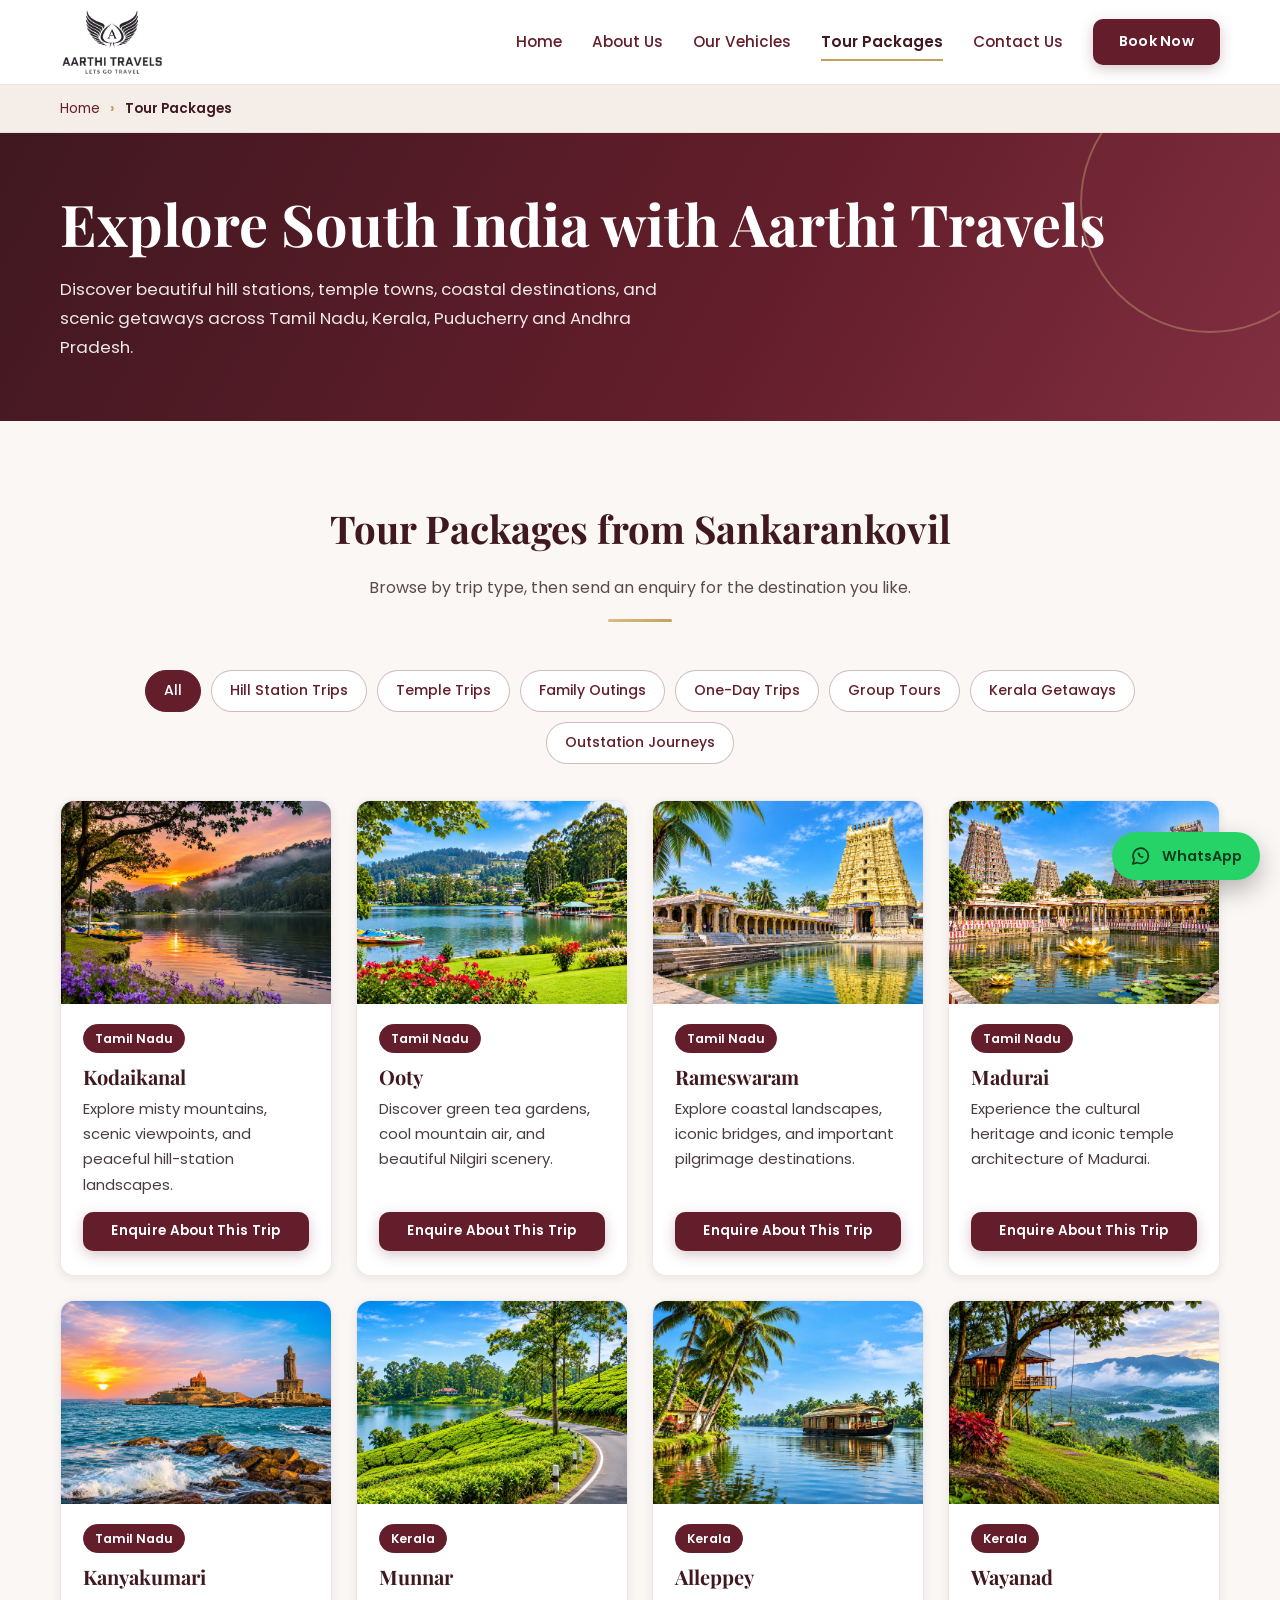
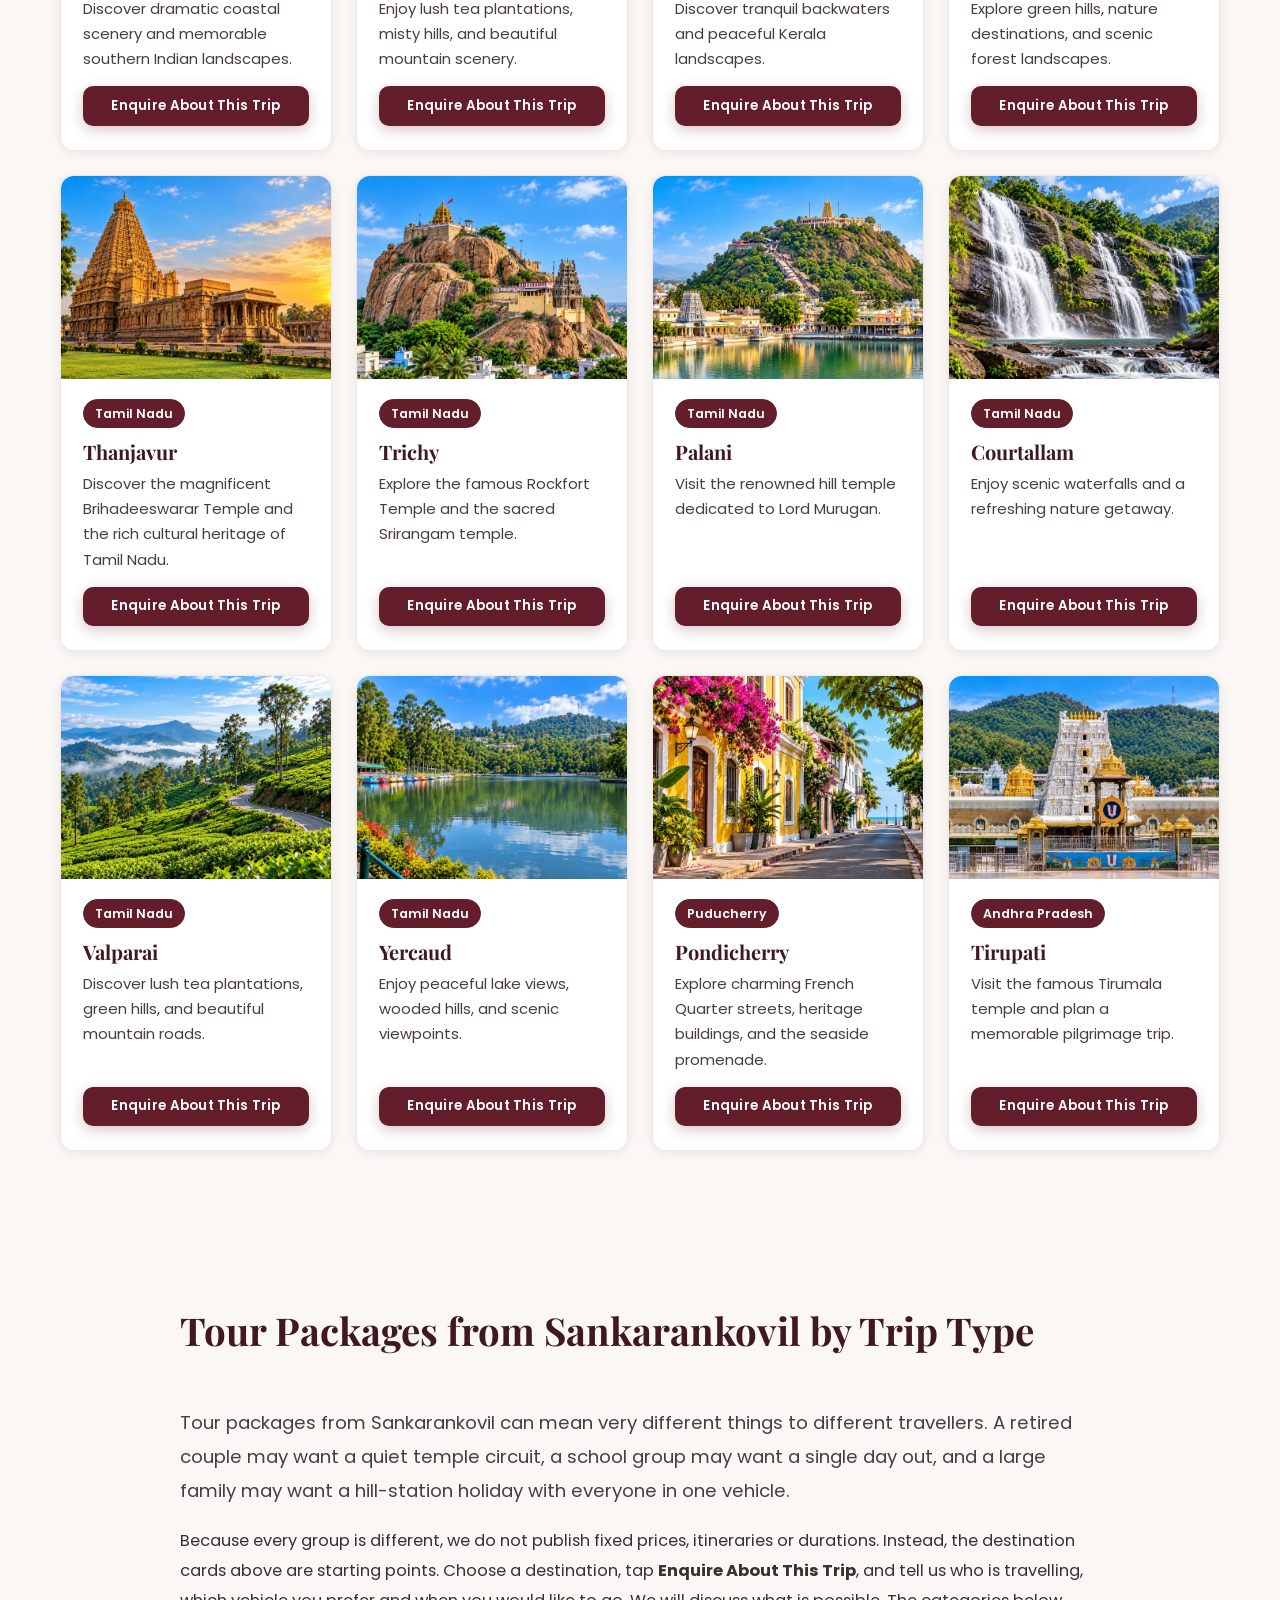
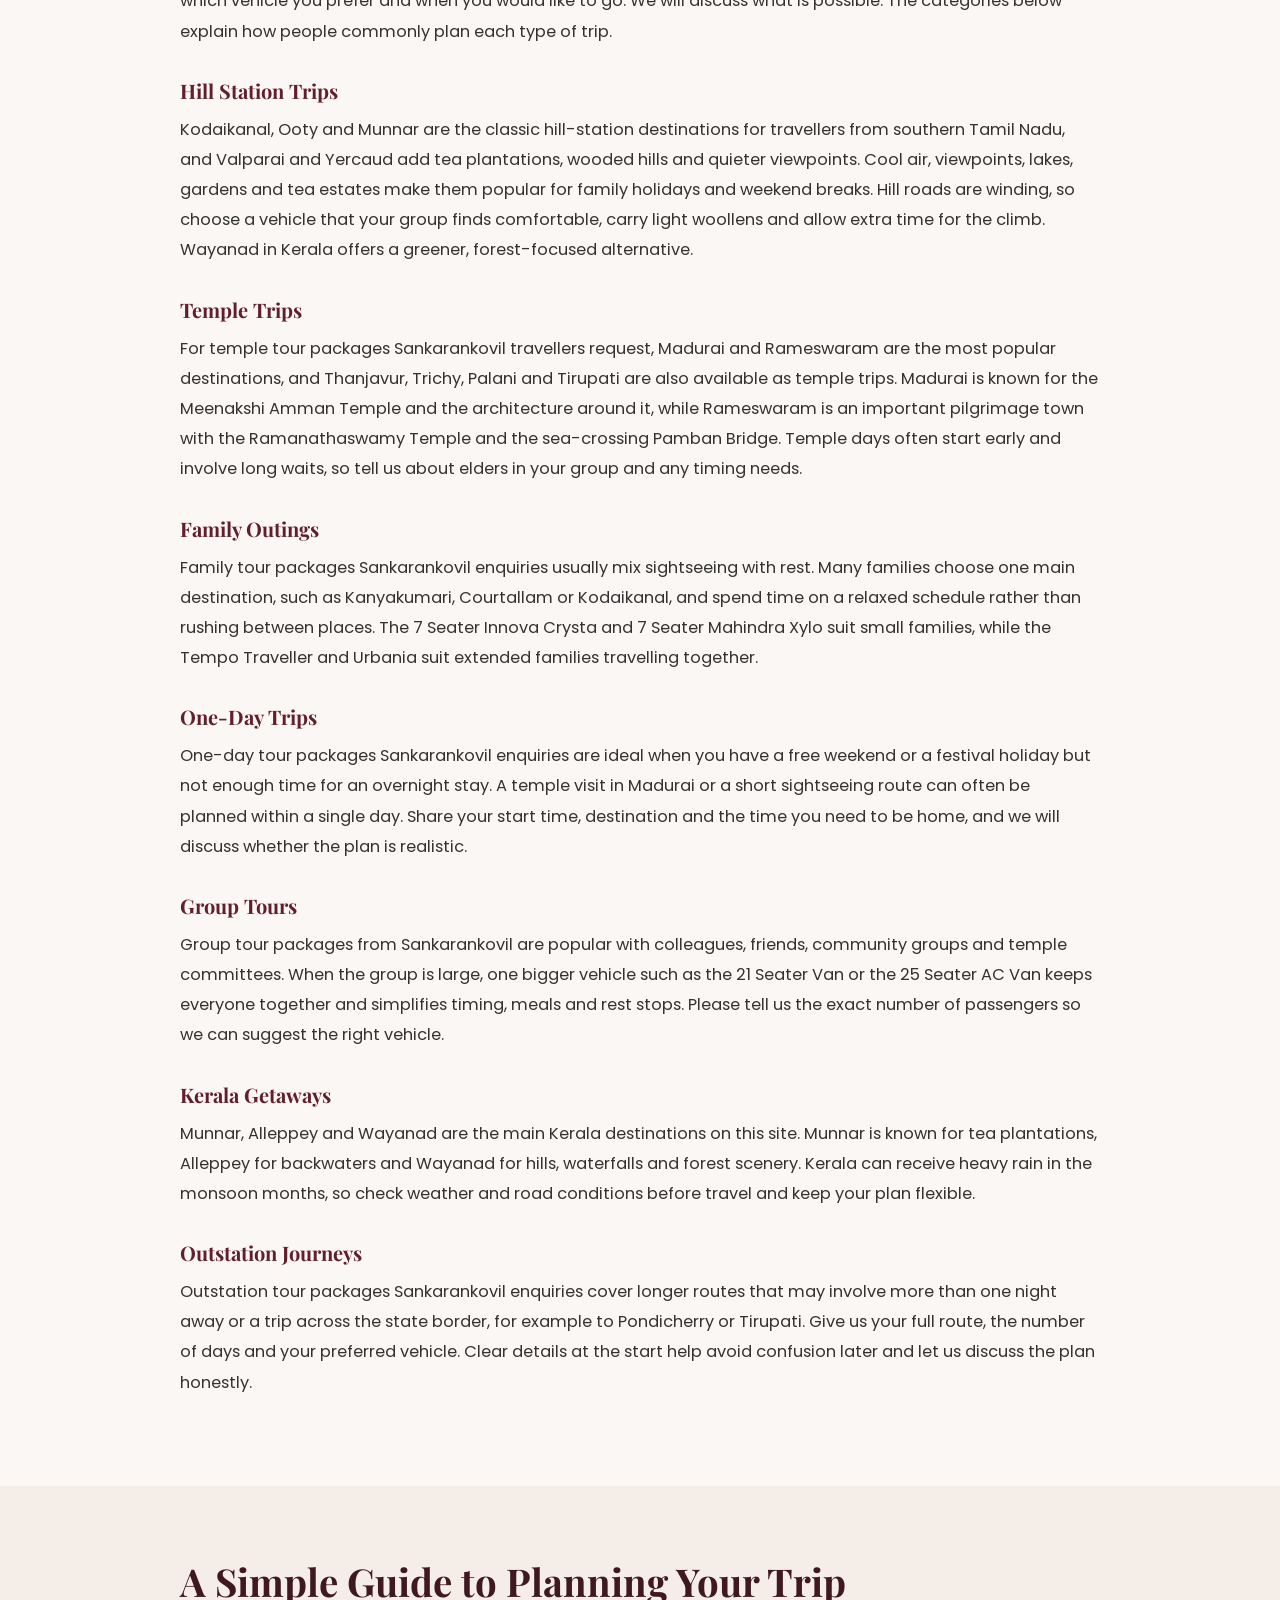
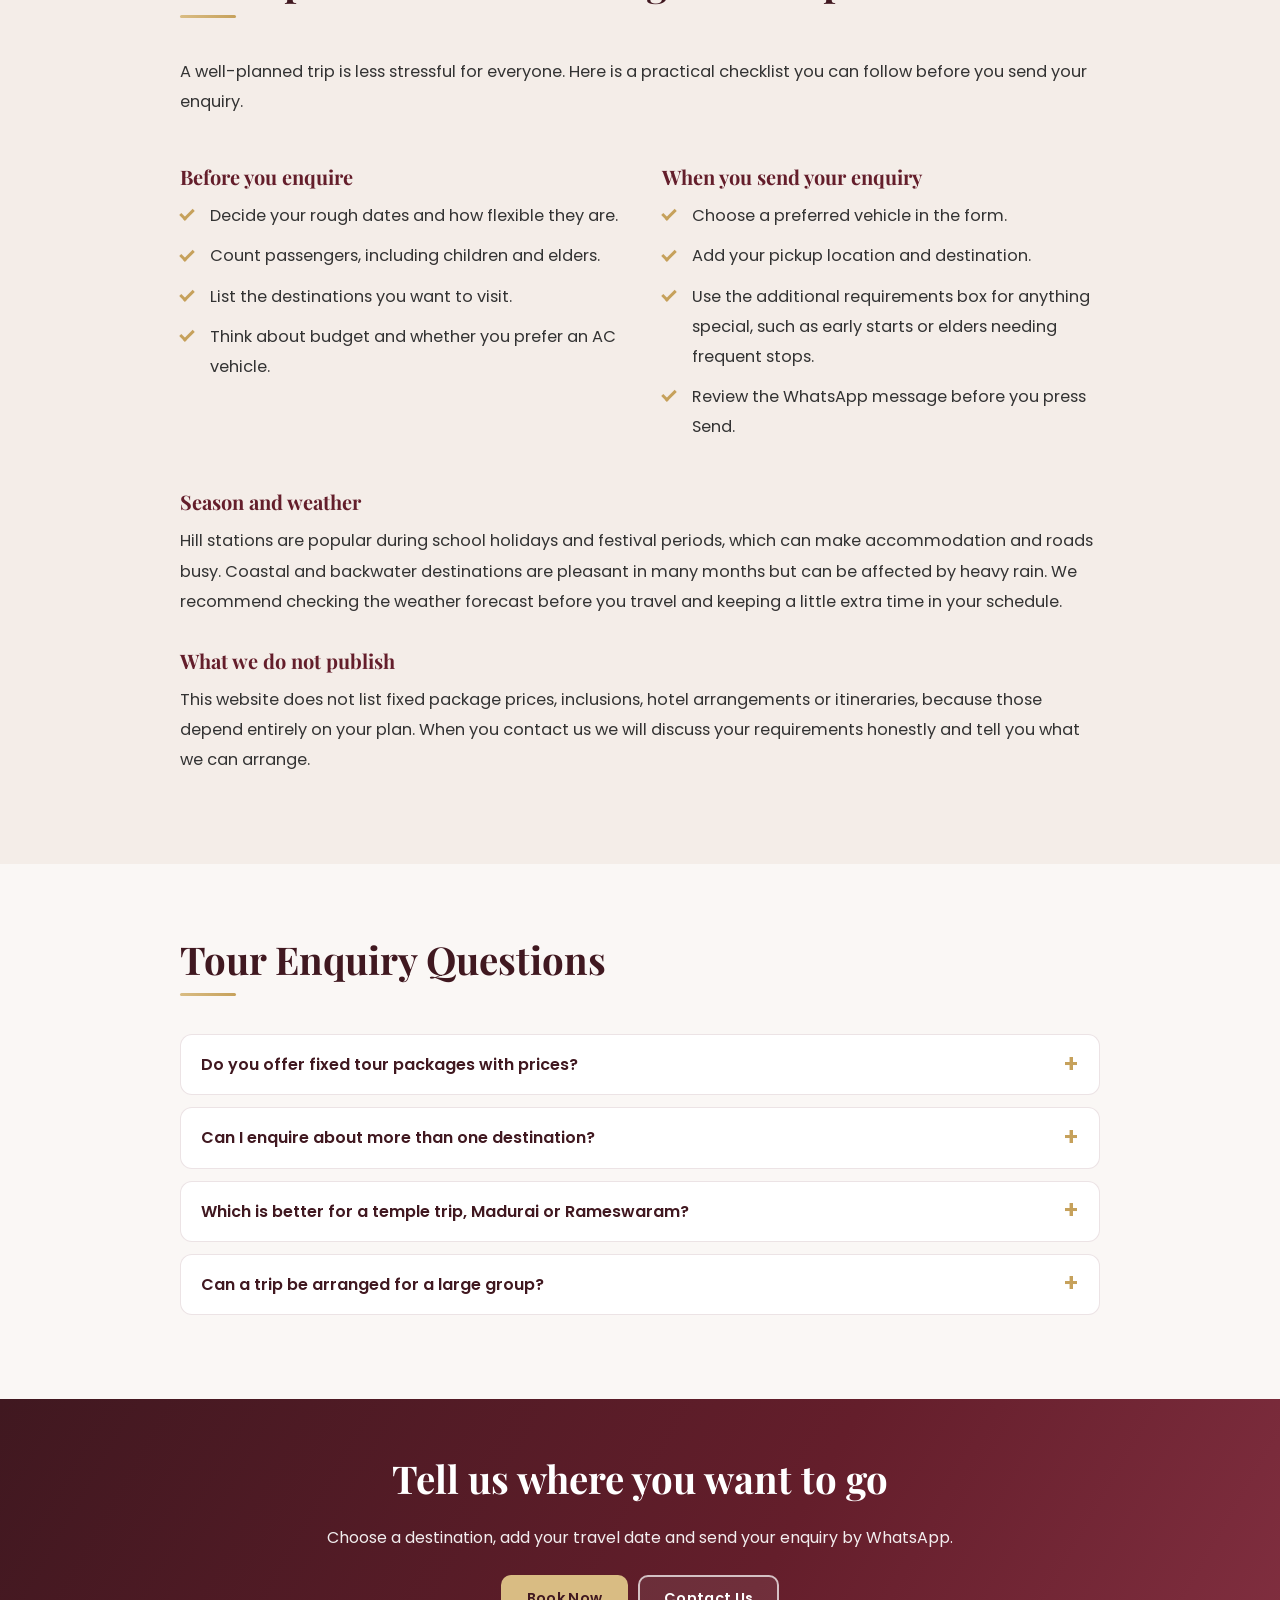
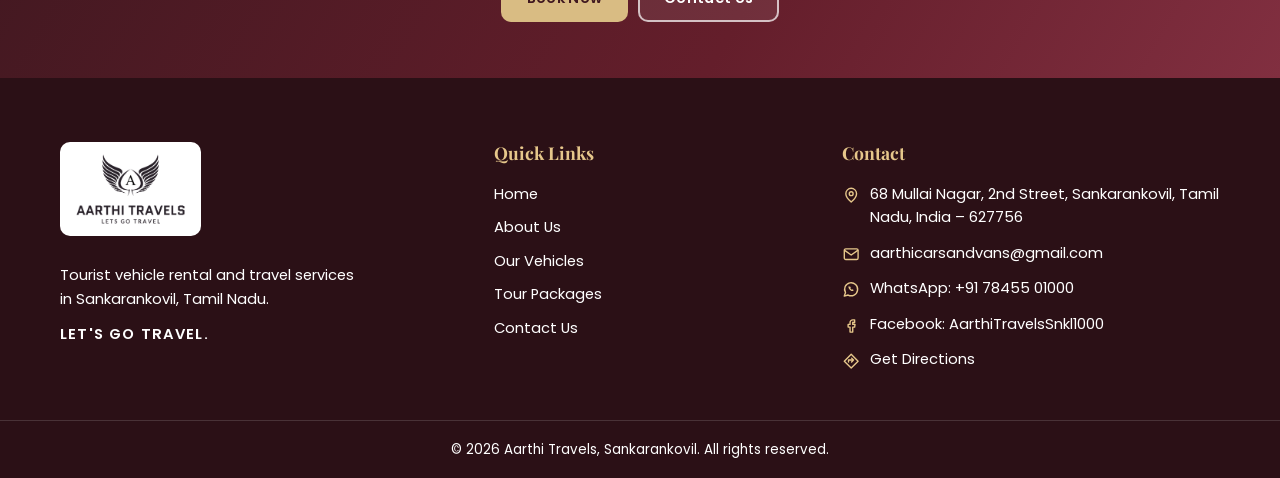
<file: tour-packages.html>
<!DOCTYPE html>
<html lang="en">
<head>
<meta charset="utf-8">
<meta name="viewport" content="width=device-width, initial-scale=1">
<title>Tour Packages from Sankarankovil | Tamil Nadu &amp; Kerala | Aarthi Travels</title>
<meta name="description" content="Family, temple, one-day and group tour enquiries from Sankarankovil to Kodaikanal, Ooty, Munnar, Rameswaram, Madurai, Kanyakumari, Alleppey and Wayanad.">
<meta name="keywords" content="Tour packages from Sankarankovil, Family tour packages Sankarankovil, One-day tour packages Sankarankovil, Temple tour packages Sankarankovil, Group tour packages from Sankarankovil, Outstation tour packages Sankarankovil">
<meta name="theme-color" content="#641E2B">
<meta property="og:type" content="website"><meta property="og:site_name" content="Aarthi Travels">
<meta property="og:title" content="Tour Packages from Sankarankovil | Tamil Nadu &amp;amp; Kerala | Aarthi Travels"><meta property="og:description" content="Family, temple, one-day and group tour enquiries from Sankarankovil to Kodaikanal, Ooty, Munnar, Rameswaram, Madurai, Kanyakumari, Alleppey and Wayanad."><meta property="og:locale" content="en_IN">
<meta name="twitter:card" content="summary_large_image"><meta name="twitter:title" content="Tour Packages from Sankarankovil | Tamil Nadu &amp;amp; Kerala | Aarthi Travels"><meta name="twitter:description" content="Family, temple, one-day and group tour enquiries from Sankarankovil to Kodaikanal, Ooty, Munnar, Rameswaram, Madurai, Kanyakumari, Alleppey and Wayanad.">
<!-- Add og:image / og:url / canonical once the production domain is known (see README). -->
<link rel="icon" type="image/svg+xml" href="images/icons/favicon.svg">
<link rel="preconnect" href="https://fonts.googleapis.com"><link rel="preconnect" href="https://fonts.gstatic.com" crossorigin>
<link href="https://fonts.googleapis.com/css2?family=Playfair+Display:wght@600;700&family=Poppins:wght@400;500;600&display=swap" rel="stylesheet">
<link rel="stylesheet" href="css/style.css"><link rel="stylesheet" href="css/responsive.css"><link rel="stylesheet" href="css/animations.css">
<script>document.documentElement.classList.add('js');</script>
<script type="application/ld+json">{"@context": "https://schema.org", "@type": "TravelAgency", "name": "Aarthi Travels", "slogan": "LETS GO TRAVEL", "description": "Tourist vehicle rental and travel service in Sankarankovil, Tamil Nadu — vans, Urbania, Tempo Traveller and 7-seater cars for family, group and outstation travel.", "email": "aarthicarsandvans@gmail.com", "telephone": "+917845501000", "address": {"@type": "PostalAddress", "streetAddress": "68 Mullai Nagar, 2nd Street", "addressLocality": "Sankarankovil", "addressRegion": "Tamil Nadu", "postalCode": "627756", "addressCountry": "IN"}, "areaServed": ["Tamil Nadu", "Kerala"], "sameAs": ["https://www.facebook.com/AarthiTravelsSnkl1000"]}</script>
<script type="application/ld+json">{"@context": "https://schema.org", "@type": "BreadcrumbList", "itemListElement": [{"@type": "ListItem", "position": 1, "name": "Home", "item": "https://YOUR-DOMAIN/index.html"}, {"@type": "ListItem", "position": 2, "name": "Tour Packages"}]}</script>
</head>
<body>
<a class="skip-link" href="#main">Skip to main content</a>
<header class="site-header">
  <div class="container header-inner">
    <a class="logo" href="index.html" aria-label="Aarthi Travels — home"><img src="images/logo/aarthi-travels-logo.png" alt="Aarthi Travels logo — Lets Go Travel" width="585" height="382"></a>
    <button class="nav-toggle" type="button" aria-expanded="false" aria-controls="main-nav" aria-label="Open menu"><span class="bars"></span></button>
    <nav class="main-nav" id="main-nav" aria-label="Main navigation"><ul><li><a href="index.html">Home</a></li><li><a href="about.html">About Us</a></li><li><a href="vehicles.html">Our Vehicles</a></li><li><a href="tour-packages.html" aria-current="page">Tour Packages</a></li><li><a href="contact.html">Contact Us</a></li><li><button type="button" class="btn btn-primary" data-open-booking>Book Now</button></li></ul></nav>
  </div>
</header><nav class="breadcrumb" aria-label="Breadcrumb"><div class="container"><ol>
  <li><a href="index.html">Home</a></li><li><span aria-current="page">Tour Packages</span></li></ol></div></nav>
<main id="main">
<section class="page-banner"><div class="container"><h1>Explore South India with Aarthi Travels</h1><p>Discover beautiful hill stations, temple towns, coastal destinations, and scenic getaways across Tamil Nadu, Kerala, Puducherry and Andhra Pradesh.</p></div></section>
<section class="section"><div class="container">
 <div class="section-head reveal"><h2>Tour Packages from Sankarankovil</h2><p>Browse by trip type, then send an enquiry for the destination you like.</p></div>
 <ul class="filter-bar" aria-label="Filter destinations by trip type"><li><button type="button" class="filter-btn" data-filter="all" aria-pressed="true">All</button></li><li><button type="button" class="filter-btn" data-filter="hill" aria-pressed="false">Hill Station Trips</button></li><li><button type="button" class="filter-btn" data-filter="temple" aria-pressed="false">Temple Trips</button></li><li><button type="button" class="filter-btn" data-filter="family" aria-pressed="false">Family Outings</button></li><li><button type="button" class="filter-btn" data-filter="oneday" aria-pressed="false">One-Day Trips</button></li><li><button type="button" class="filter-btn" data-filter="group" aria-pressed="false">Group Tours</button></li><li><button type="button" class="filter-btn" data-filter="kerala" aria-pressed="false">Kerala Getaways</button></li><li><button type="button" class="filter-btn" data-filter="outstation" aria-pressed="false">Outstation Journeys</button></li></ul>
 <p class="sr-only" id="filter-count" role="status" aria-live="polite"></p>
 <div class="grid grid-dest" id="dest-grid">
<article class="card tilt" data-categories="hill family group outstation" id="kodaikanal">
  <div class="card-img"><img src="images/destinations/kodaikanal.jpg" alt="Kodaikanal, Tamil Nadu — tourist destination" width="900" height="675" loading="lazy"></div>
  <div class="card-body">
    <ul class="chips"><li class="chip state">Tamil Nadu</li></ul>
    <h3>Kodaikanal</h3><p>Explore misty mountains, scenic viewpoints, and peaceful hill-station landscapes.</p><button type="button" class="btn btn-primary btn-sm push" data-open-booking data-destination="Kodaikanal">Enquire About This Trip<span class="sr-only"> to Kodaikanal</span></button>
  </div>
</article>
<article class="card tilt" data-categories="hill family group outstation" id="ooty">
  <div class="card-img"><img src="images/destinations/ooty.jpg" alt="Ooty, Tamil Nadu — tourist destination" width="900" height="675" loading="lazy"></div>
  <div class="card-body">
    <ul class="chips"><li class="chip state">Tamil Nadu</li></ul>
    <h3>Ooty</h3><p>Discover green tea gardens, cool mountain air, and beautiful Nilgiri scenery.</p><button type="button" class="btn btn-primary btn-sm push" data-open-booking data-destination="Ooty">Enquire About This Trip<span class="sr-only"> to Ooty</span></button>
  </div>
</article>
<article class="card tilt" data-categories="temple family group outstation" id="rameswaram">
  <div class="card-img"><img src="images/destinations/rameswaram.jpg" alt="Rameswaram, Tamil Nadu — tourist destination" width="900" height="675" loading="lazy"></div>
  <div class="card-body">
    <ul class="chips"><li class="chip state">Tamil Nadu</li></ul>
    <h3>Rameswaram</h3><p>Explore coastal landscapes, iconic bridges, and important pilgrimage destinations.</p><button type="button" class="btn btn-primary btn-sm push" data-open-booking data-destination="Rameswaram">Enquire About This Trip<span class="sr-only"> to Rameswaram</span></button>
  </div>
</article>
<article class="card tilt" data-categories="temple family oneday" id="madurai">
  <div class="card-img"><img src="images/destinations/madurai.jpg" alt="Madurai, Tamil Nadu — tourist destination" width="900" height="675" loading="lazy"></div>
  <div class="card-body">
    <ul class="chips"><li class="chip state">Tamil Nadu</li></ul>
    <h3>Madurai</h3><p>Experience the cultural heritage and iconic temple architecture of Madurai.</p><button type="button" class="btn btn-primary btn-sm push" data-open-booking data-destination="Madurai">Enquire About This Trip<span class="sr-only"> to Madurai</span></button>
  </div>
</article>
<article class="card tilt" data-categories="family group outstation" id="kanyakumari">
  <div class="card-img"><img src="images/destinations/kanyakumari.jpg" alt="Kanyakumari, Tamil Nadu — tourist destination" width="900" height="675" loading="lazy"></div>
  <div class="card-body">
    <ul class="chips"><li class="chip state">Tamil Nadu</li></ul>
    <h3>Kanyakumari</h3><p>Discover dramatic coastal scenery and memorable southern Indian landscapes.</p><button type="button" class="btn btn-primary btn-sm push" data-open-booking data-destination="Kanyakumari">Enquire About This Trip<span class="sr-only"> to Kanyakumari</span></button>
  </div>
</article>
<article class="card tilt" data-categories="hill kerala family outstation" id="munnar">
  <div class="card-img"><img src="images/destinations/munnar.jpg" alt="Munnar, Kerala — tourist destination" width="900" height="675" loading="lazy"></div>
  <div class="card-body">
    <ul class="chips"><li class="chip state">Kerala</li></ul>
    <h3>Munnar</h3><p>Enjoy lush tea plantations, misty hills, and beautiful mountain scenery.</p><button type="button" class="btn btn-primary btn-sm push" data-open-booking data-destination="Munnar">Enquire About This Trip<span class="sr-only"> to Munnar</span></button>
  </div>
</article>
<article class="card tilt" data-categories="kerala family group outstation" id="alleppey">
  <div class="card-img"><img src="images/destinations/alleppey.jpg" alt="Alleppey, Kerala — tourist destination" width="900" height="675" loading="lazy"></div>
  <div class="card-body">
    <ul class="chips"><li class="chip state">Kerala</li></ul>
    <h3>Alleppey</h3><p>Discover tranquil backwaters and peaceful Kerala landscapes.</p><button type="button" class="btn btn-primary btn-sm push" data-open-booking data-destination="Alleppey">Enquire About This Trip<span class="sr-only"> to Alleppey</span></button>
  </div>
</article>
<article class="card tilt" data-categories="hill kerala family outstation" id="wayanad">
  <div class="card-img"><img src="images/destinations/wayanad.jpg" alt="Wayanad, Kerala — tourist destination" width="900" height="675" loading="lazy"></div>
  <div class="card-body">
    <ul class="chips"><li class="chip state">Kerala</li></ul>
    <h3>Wayanad</h3><p>Explore green hills, nature destinations, and scenic forest landscapes.</p><button type="button" class="btn btn-primary btn-sm push" data-open-booking data-destination="Wayanad">Enquire About This Trip<span class="sr-only"> to Wayanad</span></button>
  </div>
</article>
<article class="card tilt" data-categories="temple group" id="thanjavur">
  <div class="card-img"><img src="images/destinations/thanjavur-temple.jpg" alt="Thanjavur, Tamil Nadu — Brihadeeswarar Temple" width="1448" height="1086" loading="lazy"></div>
  <div class="card-body">
    <ul class="chips"><li class="chip state">Tamil Nadu</li></ul>
    <h3>Thanjavur</h3><p>Discover the magnificent Brihadeeswarar Temple and the rich cultural heritage of Tamil Nadu.</p><button type="button" class="btn btn-primary btn-sm push" data-open-booking data-destination="Thanjavur">Enquire About This Trip<span class="sr-only"> to Thanjavur</span></button>
  </div>
</article>
<article class="card tilt" data-categories="temple group" id="trichy">
  <div class="card-img"><img src="images/destinations/trichy-rockfort-temple.jpg" alt="Trichy, Tamil Nadu — Rockfort Temple" width="1448" height="1086" loading="lazy"></div>
  <div class="card-body">
    <ul class="chips"><li class="chip state">Tamil Nadu</li></ul>
    <h3>Trichy</h3><p>Explore the famous Rockfort Temple and the sacred Srirangam temple.</p><button type="button" class="btn btn-primary btn-sm push" data-open-booking data-destination="Trichy">Enquire About This Trip<span class="sr-only"> to Trichy</span></button>
  </div>
</article>
<article class="card tilt" data-categories="temple" id="palani">
  <div class="card-img"><img src="images/destinations/palani-hill-temple.jpg" alt="Palani, Tamil Nadu — hill temple" width="1448" height="1086" loading="lazy"></div>
  <div class="card-body">
    <ul class="chips"><li class="chip state">Tamil Nadu</li></ul>
    <h3>Palani</h3><p>Visit the renowned hill temple dedicated to Lord Murugan.</p><button type="button" class="btn btn-primary btn-sm push" data-open-booking data-destination="Palani">Enquire About This Trip<span class="sr-only"> to Palani</span></button>
  </div>
</article>
<article class="card tilt" data-categories="family oneday" id="courtallam">
  <div class="card-img"><img src="images/destinations/courtallam-waterfalls.jpg" alt="Courtallam, Tamil Nadu — waterfalls" width="1448" height="1086" loading="lazy"></div>
  <div class="card-body">
    <ul class="chips"><li class="chip state">Tamil Nadu</li></ul>
    <h3>Courtallam</h3><p>Enjoy scenic waterfalls and a refreshing nature getaway.</p><button type="button" class="btn btn-primary btn-sm push" data-open-booking data-destination="Courtallam">Enquire About This Trip<span class="sr-only"> to Courtallam</span></button>
  </div>
</article>
<article class="card tilt" data-categories="hill family" id="valparai">
  <div class="card-img"><img src="images/destinations/valparai-tea-estates.jpg" alt="Valparai, Tamil Nadu — tea estates" width="1448" height="1086" loading="lazy"></div>
  <div class="card-body">
    <ul class="chips"><li class="chip state">Tamil Nadu</li></ul>
    <h3>Valparai</h3><p>Discover lush tea plantations, green hills, and beautiful mountain roads.</p><button type="button" class="btn btn-primary btn-sm push" data-open-booking data-destination="Valparai">Enquire About This Trip<span class="sr-only"> to Valparai</span></button>
  </div>
</article>
<article class="card tilt" data-categories="hill family" id="yercaud">
  <div class="card-img"><img src="images/destinations/yercaud-lake.jpg" alt="Yercaud, Tamil Nadu — lake and hills" width="1448" height="1086" loading="lazy"></div>
  <div class="card-body">
    <ul class="chips"><li class="chip state">Tamil Nadu</li></ul>
    <h3>Yercaud</h3><p>Enjoy peaceful lake views, wooded hills, and scenic viewpoints.</p><button type="button" class="btn btn-primary btn-sm push" data-open-booking data-destination="Yercaud">Enquire About This Trip<span class="sr-only"> to Yercaud</span></button>
  </div>
</article>
<article class="card tilt" data-categories="outstation family" id="pondicherry">
  <div class="card-img"><img src="images/destinations/pondicherry-french-quarter.jpg" alt="Pondicherry, Puducherry — French Quarter" width="1448" height="1086" loading="lazy"></div>
  <div class="card-body">
    <ul class="chips"><li class="chip state">Puducherry</li></ul>
    <h3>Pondicherry</h3><p>Explore charming French Quarter streets, heritage buildings, and the seaside promenade.</p><button type="button" class="btn btn-primary btn-sm push" data-open-booking data-destination="Pondicherry">Enquire About This Trip<span class="sr-only"> to Pondicherry</span></button>
  </div>
</article>
<article class="card tilt" data-categories="group temple outstation" id="tirupati">
  <div class="card-img"><img src="images/destinations/tirupati-tirumala-temple.jpg" alt="Tirupati, Andhra Pradesh — Tirumala temple" width="1448" height="1086" loading="lazy"></div>
  <div class="card-body">
    <ul class="chips"><li class="chip state">Andhra Pradesh</li></ul>
    <h3>Tirupati</h3><p>Visit the famous Tirumala temple and plan a memorable pilgrimage trip.</p><button type="button" class="btn btn-primary btn-sm push" data-open-booking data-destination="Tirupati">Enquire About This Trip<span class="sr-only"> to Tirupati</span></button>
  </div>
</article>
 </div>
</div></section><section class="content-section"><div class="container"><h2>Tour Packages from Sankarankovil by Trip Type</h2>
<p class="lead">Tour packages from Sankarankovil can mean very different things to different travellers. A retired couple may want a quiet temple circuit, a school group may want a single day out, and a large family may want a hill-station holiday with everyone in one vehicle.</p>
<p>Because every group is different, we do not publish fixed prices, itineraries or durations. Instead, the destination cards above are starting points. Choose a destination, tap <strong>Enquire About This Trip</strong>, and tell us who is travelling, which vehicle you prefer and when you would like to go. We will discuss what is possible. The categories below explain how people commonly plan each type of trip.</p><h3>Hill Station Trips</h3><p>Kodaikanal, Ooty and Munnar are the classic hill-station destinations for travellers from southern Tamil Nadu, and Valparai and Yercaud add tea plantations, wooded hills and quieter viewpoints. Cool air, viewpoints, lakes, gardens and tea estates make them popular for family holidays and weekend breaks. Hill roads are winding, so choose a vehicle that your group finds comfortable, carry light woollens and allow extra time for the climb. Wayanad in Kerala offers a greener, forest-focused alternative.</p><h3>Temple Trips</h3><p>For temple tour packages Sankarankovil travellers request, Madurai and Rameswaram are the most popular destinations, and Thanjavur, Trichy, Palani and Tirupati are also available as temple trips. Madurai is known for the Meenakshi Amman Temple and the architecture around it, while Rameswaram is an important pilgrimage town with the Ramanathaswamy Temple and the sea-crossing Pamban Bridge. Temple days often start early and involve long waits, so tell us about elders in your group and any timing needs.</p><h3>Family Outings</h3><p>Family tour packages Sankarankovil enquiries usually mix sightseeing with rest. Many families choose one main destination, such as Kanyakumari, Courtallam or Kodaikanal, and spend time on a relaxed schedule rather than rushing between places. The 7 Seater Innova Crysta and 7 Seater Mahindra Xylo suit small families, while the Tempo Traveller and Urbania suit extended families travelling together.</p><h3>One-Day Trips</h3><p>One-day tour packages Sankarankovil enquiries are ideal when you have a free weekend or a festival holiday but not enough time for an overnight stay. A temple visit in Madurai or a short sightseeing route can often be planned within a single day. Share your start time, destination and the time you need to be home, and we will discuss whether the plan is realistic.</p><h3>Group Tours</h3><p>Group tour packages from Sankarankovil are popular with colleagues, friends, community groups and temple committees. When the group is large, one bigger vehicle such as the 21 Seater Van or the 25 Seater AC Van keeps everyone together and simplifies timing, meals and rest stops. Please tell us the exact number of passengers so we can suggest the right vehicle.</p><h3>Kerala Getaways</h3><p>Munnar, Alleppey and Wayanad are the main Kerala destinations on this site. Munnar is known for tea plantations, Alleppey for backwaters and Wayanad for hills, waterfalls and forest scenery. Kerala can receive heavy rain in the monsoon months, so check weather and road conditions before travel and keep your plan flexible.</p><h3>Outstation Journeys</h3><p>Outstation tour packages Sankarankovil enquiries cover longer routes that may involve more than one night away or a trip across the state border, for example to Pondicherry or Tirupati. Give us your full route, the number of days and your preferred vehicle. Clear details at the start help avoid confusion later and let us discuss the plan honestly.</p></div></section><section class="content-section alt"><div class="container"><h2>A Simple Guide to Planning Your Trip</h2>
<p>A well-planned trip is less stressful for everyone. Here is a practical checklist you can follow before you send your enquiry.</p>
<div class="two-col"><div><h3>Before you enquire</h3><ul class="tick-list"><li>Decide your rough dates and how flexible they are.</li><li>Count passengers, including children and elders.</li><li>List the destinations you want to visit.</li><li>Think about budget and whether you prefer an AC vehicle.</li></ul></div>
<div><h3>When you send your enquiry</h3><ul class="tick-list"><li>Choose a preferred vehicle in the form.</li><li>Add your pickup location and destination.</li><li>Use the additional requirements box for anything special, such as early starts or elders needing frequent stops.</li><li>Review the WhatsApp message before you press Send.</li></ul></div></div>
<h3>Season and weather</h3>
<p>Hill stations are popular during school holidays and festival periods, which can make accommodation and roads busy. Coastal and backwater destinations are pleasant in many months but can be affected by heavy rain. We recommend checking the weather forecast before you travel and keeping a little extra time in your schedule.</p>
<h3>What we do not publish</h3>
<p>This website does not list fixed package prices, inclusions, hotel arrangements or itineraries, because those depend entirely on your plan. When you contact us we will discuss your requirements honestly and tell you what we can arrange.</p></div></section><section class="content-section"><div class="container"><h2>Tour Enquiry Questions</h2><details class="faq"><summary>Do you offer fixed tour packages with prices?</summary><div class="faq-body"><p>We do not publish fixed prices or itineraries online. Choose a destination, send an enquiry and we will discuss what suits your group.</p></div></details><details class="faq"><summary>Can I enquire about more than one destination?</summary><div class="faq-body"><p>Yes. Mention every place you would like to visit in the additional requirements box or in WhatsApp.</p></div></details><details class="faq"><summary>Which is better for a temple trip, Madurai or Rameswaram?</summary><div class="faq-body"><p>Both are important temple destinations. Madurai is a good fit for a shorter visit, while Rameswaram usually needs more time. Tell us your timings and we can discuss the plan.</p></div></details><details class="faq"><summary>Can a trip be arranged for a large group?</summary><div class="faq-body"><p>You can enquire for groups up to the capacity of our largest vehicle, the 25 Seater AC Van. Share your passenger count so we can suggest the right option.</p></div></details></div></section><section class="cta-band"><div class="container"><h2>Tell us where you want to go</h2><p>Choose a destination, add your travel date and send your enquiry by WhatsApp.</p><button type="button" class="btn btn-gold" data-open-booking>Book Now</button><a class="btn btn-ghost-light" href="contact.html">Contact Us</a></div></section>
</main>
<footer class="site-footer">
  <div class="container footer-grid">
    <div class="footer-brand"><a class="footer-logo" href="index.html" aria-label="Aarthi Travels — home"><img src="images/logo/aarthi-travels-logo.png" alt="Aarthi Travels logo" width="585" height="382" loading="lazy"></a>
      <p class="footer-desc">Tourist vehicle rental and travel services in Sankarankovil, Tamil Nadu.</p>
      <p class="footer-tagline">LET'S GO TRAVEL.</p></div>
    <nav class="footer-links" aria-label="Quick Links"><h2>Quick Links</h2><ul><li><a href="index.html">Home</a></li><li><a href="about.html">About Us</a></li><li><a href="vehicles.html">Our Vehicles</a></li><li><a href="tour-packages.html">Tour Packages</a></li><li><a href="contact.html">Contact Us</a></li></ul></nav>
    <div class="footer-contact"><h2>Contact</h2>
      <ul class="footer-contact-list">
      <li><svg class="icon" viewBox="0 0 24 24" aria-hidden="true"><path d="M12 21s7-6.2 7-11a7 7 0 1 0-14 0c0 4.800 7 11 7 11z"/><circle cx="12" cy="10" r="2.500"/></svg><address>68 Mullai Nagar, 2nd Street, Sankarankovil, Tamil Nadu, India – 627756</address></li>
      <li><svg class="icon" viewBox="0 0 24 24" aria-hidden="true"><rect x="3" y="5" width="18" height="14" rx="2"/><path d="M3.500 7l8.500 6 8.500-6"/></svg><a href="mailto:aarthicarsandvans@gmail.com">aarthicarsandvans@gmail.com</a></li>
      <li><svg class="icon" viewBox="0 0 24 24" aria-hidden="true"><path d="M3 21l1.6-4.6A8.5 8.5 0 1 1 8 19.6z"/><path class="fill" d="M9.2 7.8c-.4.4-.9 1-.7 2 .3 1.5 1.7 3.2 3.2 4.1 1.1.6 2 .6 2.600.3.5-.3.9-.9.9-1.200l-1.700-.9-.7.6a3.400 3.400 0 0 1-1.900-1.800l.6-.7-.9-1.700c-.4 0-1.100.1-1.400.3z"/></svg><a href="https://wa.me/917845501000" target="_blank" rel="noopener">WhatsApp: +91 78455 01000</a></li>
      <li><svg class="icon" viewBox="0 0 24 24" aria-hidden="true"><path d="M14 8.500h2.500V5H14a3.500 3.500 0 0 0-3.500 3.500V11H8v3.500h2.500V21H14v-6.500h2.500L17 11h-3V8.500a.5.5 0 0 1 .5-.5z"/></svg><a href="https://www.facebook.com/AarthiTravelsSnkl1000" target="_blank" rel="noopener">Facebook: AarthiTravelsSnkl1000</a></li>
      <li><svg class="icon" viewBox="0 0 24 24" aria-hidden="true"><path d="M12 3l9 9-9 9-9-9z"/><path d="M8.500 13v-2.500H15M12.500 8l2.500 2.500-2.500 2.500"/></svg><a href="https://www.google.com/maps/dir/?api=1&destination=68%20Mullai%20Nagar%2C%202nd%20Street%2C%20Sankarankovil%2C%20Tamil%20Nadu%20627756%2C%20India" target="_blank" rel="noopener">Get Directions</a></li></ul></div>
  </div>
  <div class="footer-bottom"><div class="container"><p>&copy; <span data-year>2026</span> Aarthi Travels, Sankarankovil. All rights reserved.</p></div></div>
</footer>
<dialog class="booking-dialog" id="booking-dialog" aria-labelledby="booking-title">
  <div class="dialog-head"><div><h2 id="booking-title">Booking Enquiry</h2><p id="booking-vehicle-label">Choose a vehicle and share your travel details.</p></div>
    <button type="button" class="dialog-close" data-close-booking aria-label="Close booking enquiry form">&times;</button></div>
  <div class="dialog-body"><form data-enquiry-form novalidate>
  <div class="form-grid">
    <div class="field"><label for="bk-name">Full Name <span class="req" aria-hidden="true">*</span><span class="sr-only">(required)</span></label><input id="bk-name" name="name" type="text" required aria-describedby="bk-name-error" autocomplete="name"><div class="error" id="bk-name-error" role="alert"></div></div>
    <div class="field"><label for="bk-phone">Phone Number <span class="req" aria-hidden="true">*</span><span class="sr-only">(required)</span></label><input id="bk-phone" name="phone" type="tel" required aria-describedby="bk-phone-error" autocomplete="tel" inputmode="tel" placeholder="e.g. 98765 43210"><div class="error" id="bk-phone-error" role="alert"></div></div>
    <div class="field full"><label for="bk-email">Email Address <span style="font-weight:400;color:#6b5a5d">(optional)</span></label><input id="bk-email" name="email" type="email" aria-describedby="bk-email-error" autocomplete="email"><div class="error" id="bk-email-error" role="alert"></div></div>
    <div class="field"><label for="bk-pickup">Pickup Location <span class="req" aria-hidden="true">*</span><span class="sr-only">(required)</span></label><input id="bk-pickup" name="pickup" type="text" required aria-describedby="bk-pickup-error" autocomplete="off"><div class="error" id="bk-pickup-error" role="alert"></div></div>
    <div class="field"><label for="bk-destination">Destination <span class="req" aria-hidden="true">*</span><span class="sr-only">(required)</span></label><input id="bk-destination" name="destination" type="text" required aria-describedby="bk-destination-error" autocomplete="off"><div class="error" id="bk-destination-error" role="alert"></div></div>
    <div class="field"><label for="bk-date">Travel Date <span class="req" aria-hidden="true">*</span><span class="sr-only">(required)</span></label><input id="bk-date" name="date" type="date" required aria-describedby="bk-date-error" ><div class="error" id="bk-date-error" role="alert"></div></div>
    <div class="field"><label for="bk-returnDate">Return Date <span style="font-weight:400;color:#6b5a5d">(optional)</span></label><input id="bk-returnDate" name="returnDate" type="date" aria-describedby="bk-returnDate-error" ><div class="error" id="bk-returnDate-error" role="alert"></div></div>
    <div class="field"><label for="bk-passengers">Number of Passengers <span class="req" aria-hidden="true">*</span><span class="sr-only">(required)</span></label><input id="bk-passengers" name="passengers" type="number" required aria-describedby="bk-passengers-error" min="1" max="60" inputmode="numeric"><div class="error" id="bk-passengers-error" role="alert"></div></div>
    <div class="field"><label for="bk-vehicle">Preferred Vehicle <span class="req" aria-hidden="true">*</span><span class="sr-only">(required)</span></label>
      <select id="bk-vehicle" name="vehicle" required aria-describedby="bk-vehicle-error"><option value="">Select a vehicle</option><option value="16 Seater Urbania">16 Seater Urbania</option><option value="13 Seater Tempo Traveller">13 Seater Tempo Traveller</option><option value="25 Seater AC Van">25 Seater AC Van</option><option value="21 Seater Van">21 Seater Van</option><option value="7 Seater Innova Crysta">7 Seater Innova Crysta</option><option value="7 Seater Mahindra Xylo">7 Seater Mahindra Xylo</option></select><div class="error" id="bk-vehicle-error" role="alert"></div></div>
    <div class="field full"><label for="bk-notes">Additional Requirements <span style="font-weight:400;color:#6b5a5d">(optional)</span></label><textarea id="bk-notes" name="notes" rows="3"></textarea></div>
  </div>
  <div class="form-actions">
    <button type="submit" class="btn btn-primary" data-channel="whatsapp"><svg class="icon" viewBox="0 0 24 24" aria-hidden="true"><path d="M3 21l1.6-4.6A8.5 8.5 0 1 1 8 19.6z"/><path class="fill" d="M9.2 7.8c-.4.4-.9 1-.7 2 .3 1.5 1.7 3.2 3.2 4.1 1.1.6 2 .6 2.600.3.5-.3.9-.9.9-1.200l-1.700-.9-.7.6a3.400 3.400 0 0 1-1.900-1.800l.6-.7-.9-1.700c-.4 0-1.100.1-1.400.3z"/></svg> Send Enquiry on WhatsApp</button>
    <button type="submit" class="btn btn-outline" data-channel="email">Send by Email</button>
  </div>
  <div class="form-status" role="status" aria-live="polite" hidden></div>
  <p class="form-help">This is an enquiry, not a confirmed booking. Your message opens in WhatsApp or your email app so you can review it before sending. Aarthi Travels will confirm availability and details with you.</p>
</form></div>
</dialog>
<a class="wa-float" href="https://wa.me/917845501000" target="_blank" rel="noopener" aria-label="Chat with Aarthi Travels on WhatsApp"><svg class="icon" viewBox="0 0 24 24" aria-hidden="true"><path d="M3 21l1.6-4.6A8.5 8.5 0 1 1 8 19.6z"/><path class="fill" d="M9.2 7.8c-.4.4-.9 1-.7 2 .3 1.5 1.7 3.2 3.2 4.1 1.1.6 2 .6 2.600.3.5-.3.9-.9.9-1.200l-1.700-.9-.7.6a3.400 3.400 0 0 1-1.900-1.800l.6-.7-.9-1.700c-.4 0-1.100.1-1.400.3z"/></svg><span>WhatsApp</span></a>
<script src="js/main.js" defer></script><script src="js/navigation.js" defer></script><script src="js/vehicle-booking.js" defer></script><script src="js/contact-form.js" defer></script><script src="js/animations.js" defer></script>
</body>
</html>
</file>
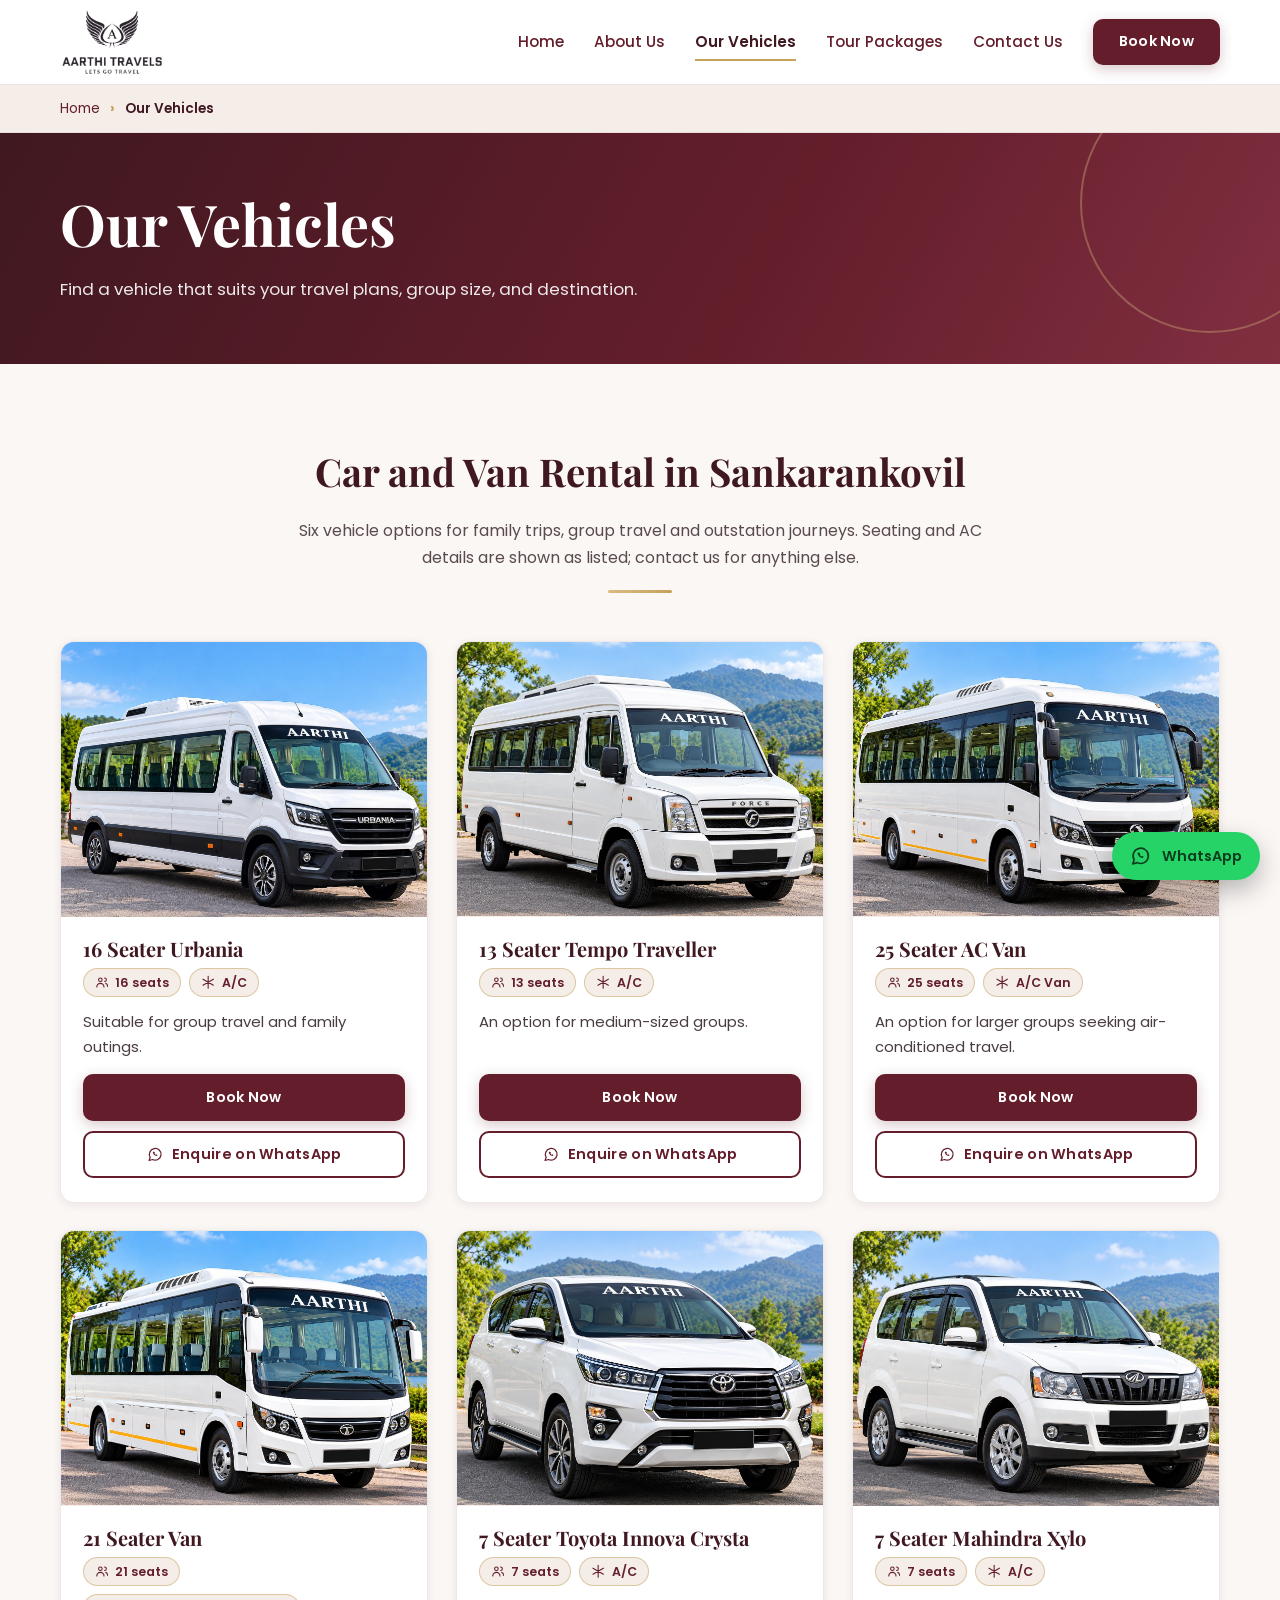
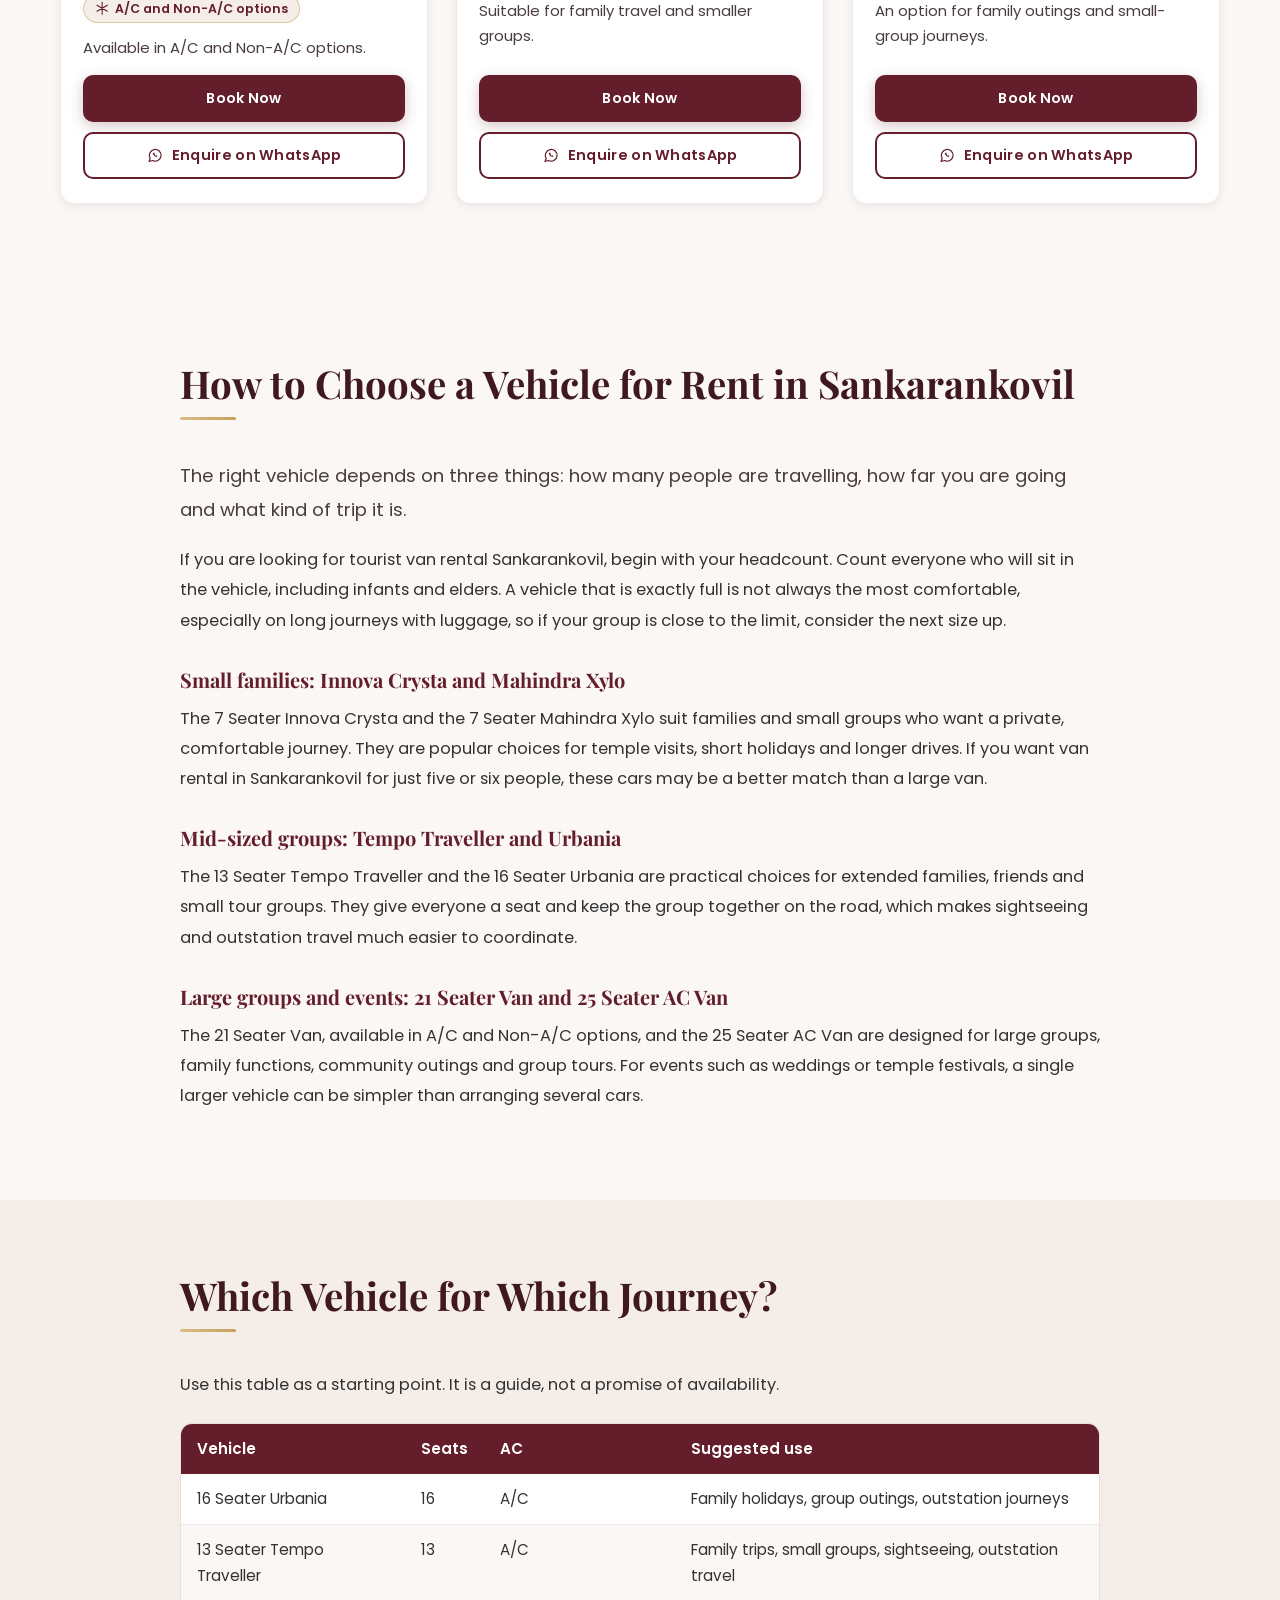
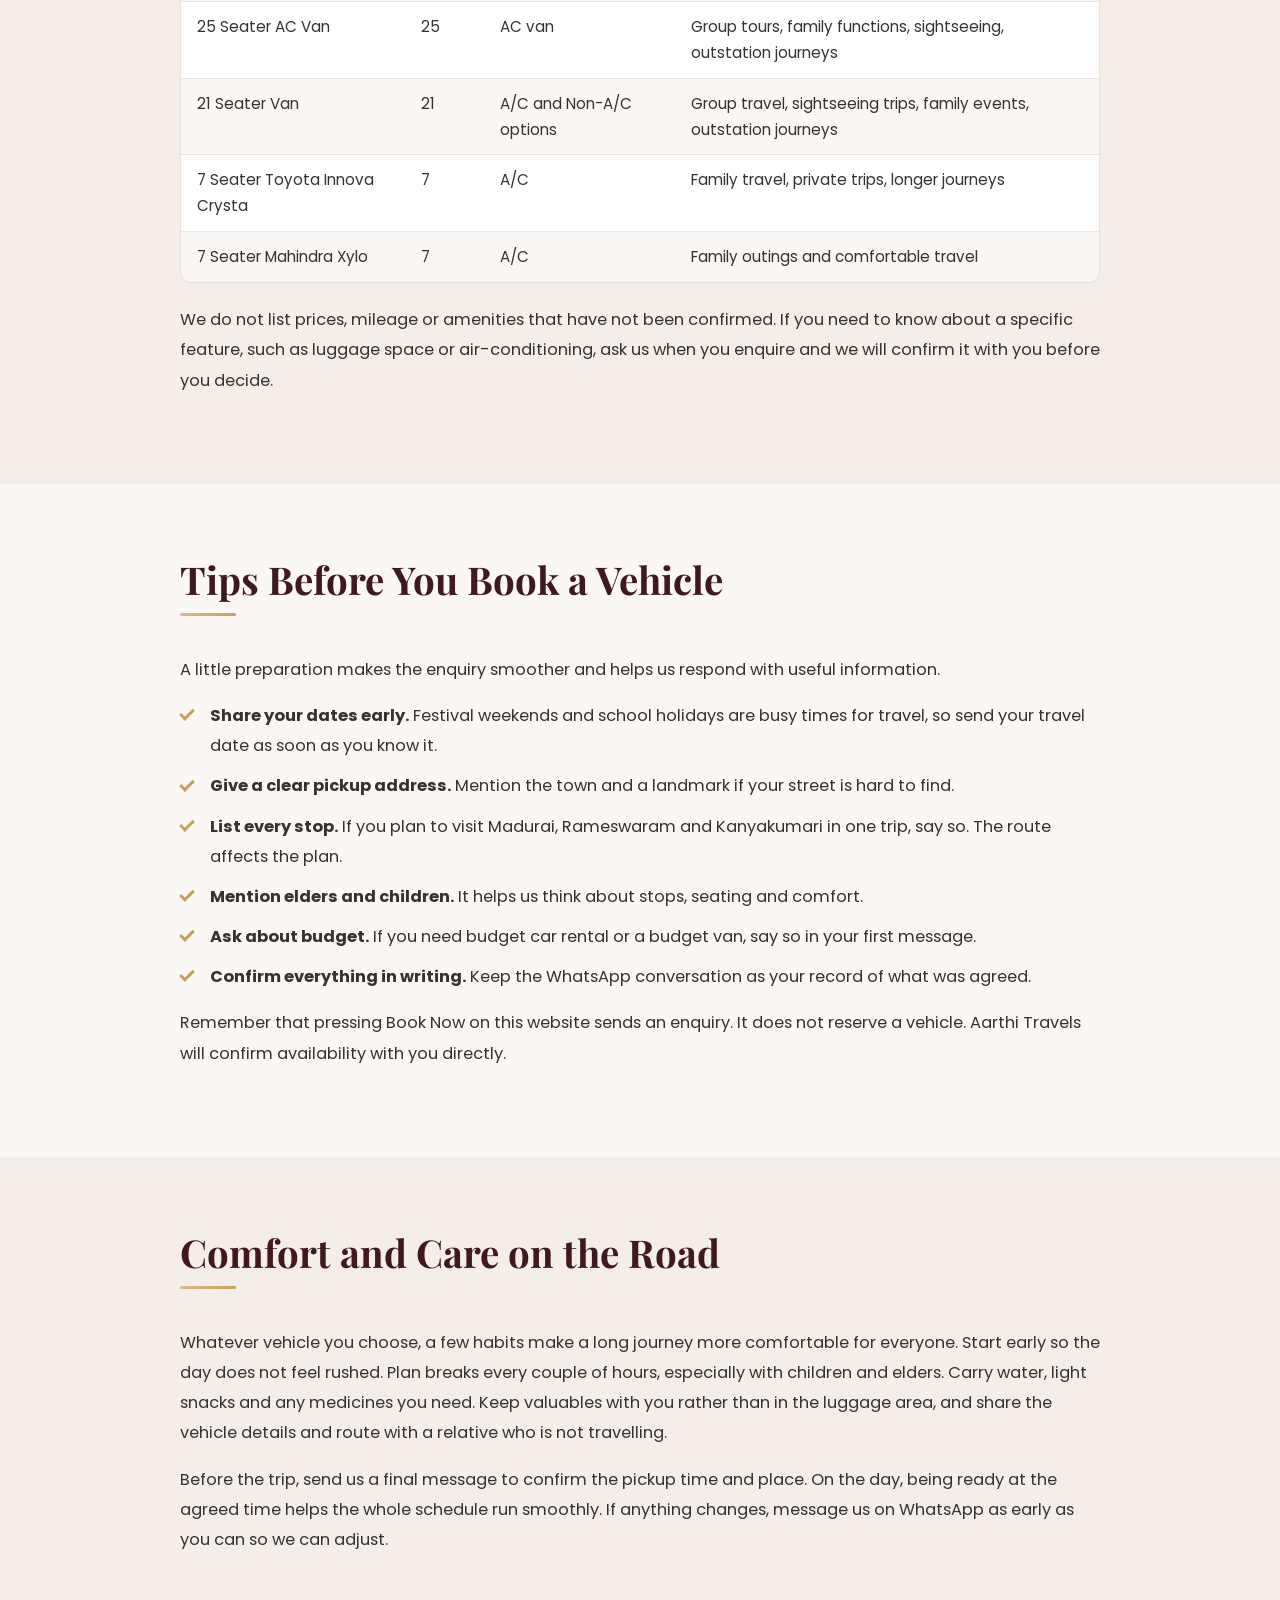
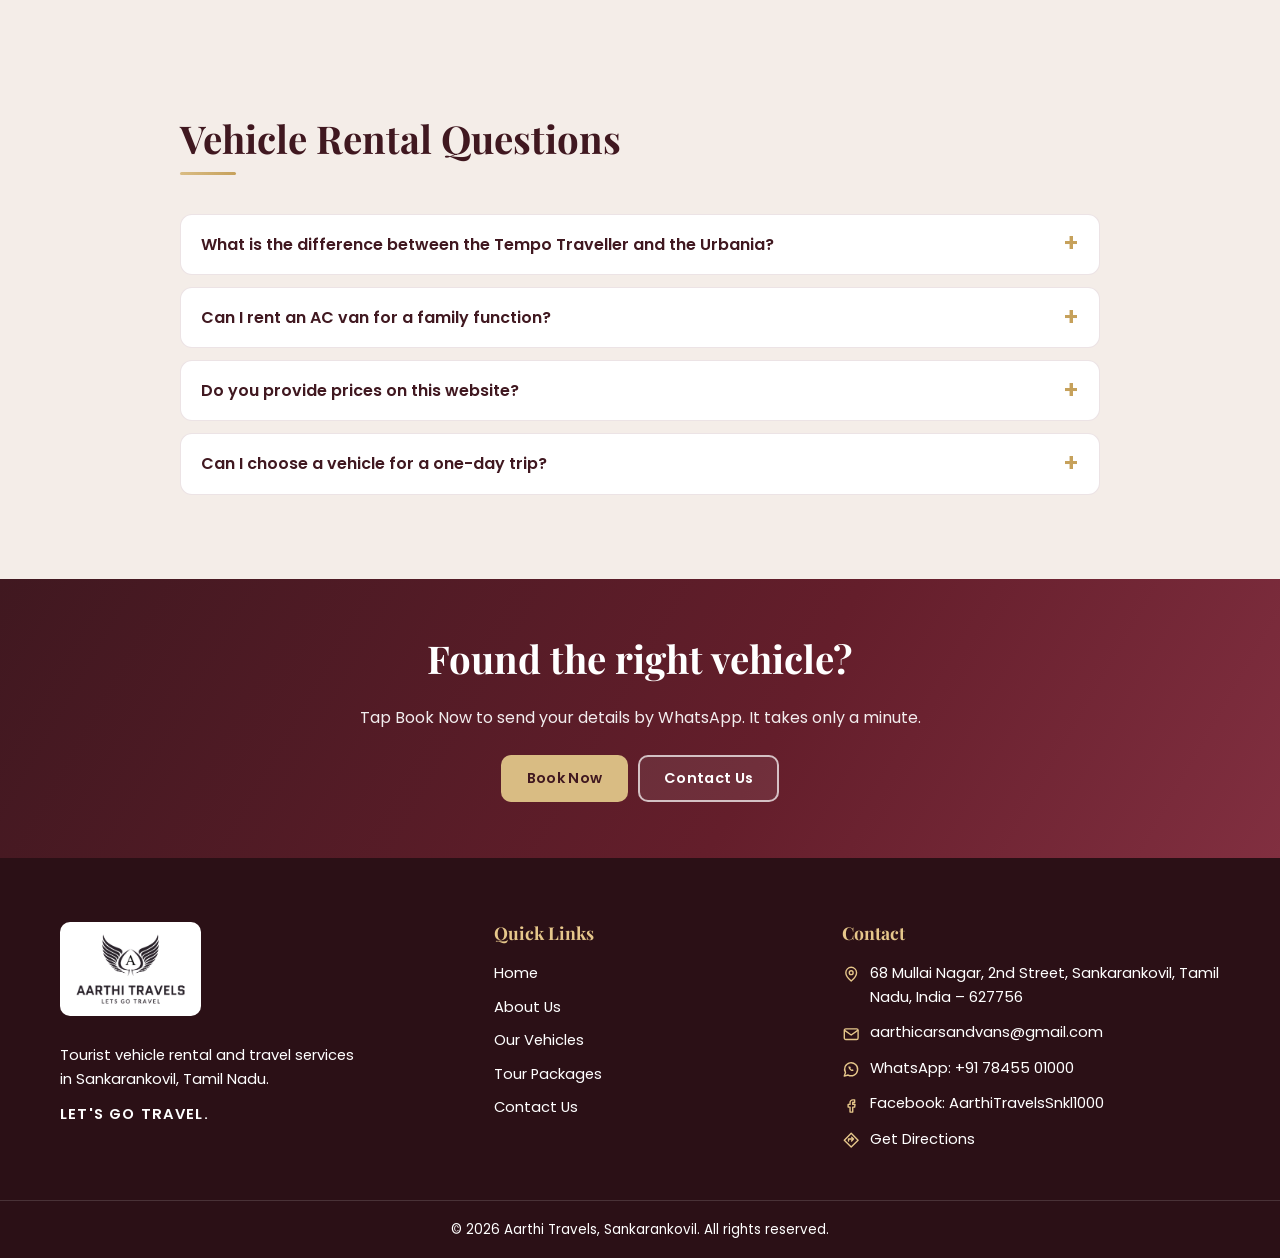
<file: vehicles.html>
<!DOCTYPE html>
<html lang="en">
<head>
<meta charset="utf-8">
<meta name="viewport" content="width=device-width, initial-scale=1">
<title>Car &amp; Van Rental in Sankarankovil | Our Vehicles | Aarthi Travels</title>
<meta name="description" content="Urbania, Tempo Traveller, 25 seater AC van, 21 seater van (A/C and Non-A/C), Innova Crysta and Mahindra Xylo for rent in Sankarankovil. Book Now.">
<meta name="keywords" content="Car and van rental in Sankarankovil, Tourist van rental Sankarankovil, Van rental in Sankarankovil, Tempo Traveller booking Sankarankovil, Urbania booking Sankarankovil, 7-seater car rental booking Sankarankovil">
<meta name="theme-color" content="#641E2B">
<meta property="og:type" content="website"><meta property="og:site_name" content="Aarthi Travels">
<meta property="og:title" content="Car &amp;amp; Van Rental in Sankarankovil | Our Vehicles | Aarthi Travels"><meta property="og:description" content="Urbania, Tempo Traveller, 25 seater AC van, 21 seater van (A/C and Non-A/C), Innova Crysta and Mahindra Xylo for rent in Sankarankovil. Book Now."><meta property="og:locale" content="en_IN">
<meta name="twitter:card" content="summary_large_image"><meta name="twitter:title" content="Car &amp;amp; Van Rental in Sankarankovil | Our Vehicles | Aarthi Travels"><meta name="twitter:description" content="Urbania, Tempo Traveller, 25 seater AC van, 21 seater van (A/C and Non-A/C), Innova Crysta and Mahindra Xylo for rent in Sankarankovil. Book Now.">
<!-- Add og:image / og:url / canonical once the production domain is known (see README). -->
<link rel="icon" type="image/svg+xml" href="images/icons/favicon.svg">
<link rel="preconnect" href="https://fonts.googleapis.com"><link rel="preconnect" href="https://fonts.gstatic.com" crossorigin>
<link href="https://fonts.googleapis.com/css2?family=Playfair+Display:wght@600;700&family=Poppins:wght@400;500;600&display=swap" rel="stylesheet">
<link rel="stylesheet" href="css/style.css"><link rel="stylesheet" href="css/responsive.css"><link rel="stylesheet" href="css/animations.css">
<script>document.documentElement.classList.add('js');</script>
<script type="application/ld+json">{"@context": "https://schema.org", "@type": "TravelAgency", "name": "Aarthi Travels", "slogan": "LETS GO TRAVEL", "description": "Tourist vehicle rental and travel service in Sankarankovil, Tamil Nadu — vans, Urbania, Tempo Traveller and 7-seater cars for family, group and outstation travel.", "email": "aarthicarsandvans@gmail.com", "telephone": "+917845501000", "address": {"@type": "PostalAddress", "streetAddress": "68 Mullai Nagar, 2nd Street", "addressLocality": "Sankarankovil", "addressRegion": "Tamil Nadu", "postalCode": "627756", "addressCountry": "IN"}, "areaServed": ["Tamil Nadu", "Kerala"], "sameAs": ["https://www.facebook.com/AarthiTravelsSnkl1000"]}</script>
<script type="application/ld+json">{"@context": "https://schema.org", "@type": "BreadcrumbList", "itemListElement": [{"@type": "ListItem", "position": 1, "name": "Home", "item": "https://YOUR-DOMAIN/index.html"}, {"@type": "ListItem", "position": 2, "name": "Our Vehicles"}]}</script>
</head>
<body>
<a class="skip-link" href="#main">Skip to main content</a>
<header class="site-header">
  <div class="container header-inner">
    <a class="logo" href="index.html" aria-label="Aarthi Travels — home"><img src="images/logo/aarthi-travels-logo.png" alt="Aarthi Travels logo — Lets Go Travel" width="585" height="382"></a>
    <button class="nav-toggle" type="button" aria-expanded="false" aria-controls="main-nav" aria-label="Open menu"><span class="bars"></span></button>
    <nav class="main-nav" id="main-nav" aria-label="Main navigation"><ul><li><a href="index.html">Home</a></li><li><a href="about.html">About Us</a></li><li><a href="vehicles.html" aria-current="page">Our Vehicles</a></li><li><a href="tour-packages.html">Tour Packages</a></li><li><a href="contact.html">Contact Us</a></li><li><button type="button" class="btn btn-primary" data-open-booking>Book Now</button></li></ul></nav>
  </div>
</header><nav class="breadcrumb" aria-label="Breadcrumb"><div class="container"><ol>
  <li><a href="index.html">Home</a></li><li><span aria-current="page">Our Vehicles</span></li></ol></div></nav>
<main id="main">
<section class="page-banner"><div class="container"><h1>Our Vehicles</h1><p>Find a vehicle that suits your travel plans, group size, and destination.</p></div></section>
<section class="section"><div class="container">
 <div class="section-head reveal"><h2>Car and Van Rental in Sankarankovil</h2><p>Six vehicle options for family trips, group travel and outstation journeys. Seating and AC details are shown as listed; contact us for anything else.</p></div>
 <div class="grid grid-vehicles"><article class="card tilt">
  <div class="card-img"><img src="images/vehicles/16-seater-urbania.jpg" alt="16 Seater Urbania available for rental from Aarthi Travels, Sankarankovil" width="900" height="675" loading="lazy"></div>
  <div class="card-body">
    <h3>16 Seater Urbania</h3>
    <ul class="chips"><li class="chip"><svg class="icon" viewBox="0 0 24 24" aria-hidden="true"><circle cx="9" cy="8" r="3"/><path d="M3 20c0-3.300 2.700-6 6-6s6 2.700 6 6"/><path d="M16 5a3 3 0 0 1 0 6M18 14c2 .6 3 2.400 3 5"/></svg> 16 seats</li><li class="chip"><svg class="icon" viewBox="0 0 24 24" aria-hidden="true"><path d="M12 2v20M3.300 7l17.400 10M3.300 17L20.700 7"/></svg> A/C</li></ul>
    <p>Suitable for group travel and family outings.</p>
    <div class="card-actions push">
      <button type="button" class="btn btn-primary" data-open-booking data-vehicle="16 Seater Urbania" aria-label="Book Now: 16 Seater Urbania">Book Now</button>
      <a class="btn btn-outline" href="https://wa.me/917845501000?text=Hello%20Aarthi%20Travels%2C%20I%20would%20like%20to%20enquire%20about%20booking%20the%2016%20Seater%20Urbania.%20Please%20share%20the%20availability%20and%20booking%20details." target="_blank" rel="noopener" aria-label="Enquire on WhatsApp about the 16 Seater Urbania"><svg class="icon" viewBox="0 0 24 24" aria-hidden="true"><path d="M3 21l1.6-4.6A8.5 8.5 0 1 1 8 19.6z"/><path class="fill" d="M9.2 7.8c-.4.4-.9 1-.7 2 .3 1.5 1.7 3.2 3.2 4.1 1.1.6 2 .6 2.600.3.5-.3.9-.9.9-1.200l-1.700-.9-.7.6a3.400 3.400 0 0 1-1.900-1.800l.6-.7-.9-1.700c-.4 0-1.100.1-1.400.3z"/></svg> Enquire on WhatsApp</a>
    </div>
  </div>
</article>
<article class="card tilt">
  <div class="card-img"><img src="images/vehicles/13-seater-tempo-traveller.jpg" alt="13 Seater Tempo Traveller available for rental from Aarthi Travels, Sankarankovil" width="900" height="675" loading="lazy"></div>
  <div class="card-body">
    <h3>13 Seater Tempo Traveller</h3>
    <ul class="chips"><li class="chip"><svg class="icon" viewBox="0 0 24 24" aria-hidden="true"><circle cx="9" cy="8" r="3"/><path d="M3 20c0-3.300 2.700-6 6-6s6 2.700 6 6"/><path d="M16 5a3 3 0 0 1 0 6M18 14c2 .6 3 2.400 3 5"/></svg> 13 seats</li><li class="chip"><svg class="icon" viewBox="0 0 24 24" aria-hidden="true"><path d="M12 2v20M3.300 7l17.400 10M3.300 17L20.700 7"/></svg>  A/C</li></ul>
    <p>An option for medium-sized groups.</p>
    <div class="card-actions push">
      <button type="button" class="btn btn-primary" data-open-booking data-vehicle="13 Seater Tempo Traveller" aria-label="Book Now: 13 Seater Tempo Traveller">Book Now</button>
      <a class="btn btn-outline" href="https://wa.me/917845501000?text=Hello%20Aarthi%20Travels%2C%20I%20would%20like%20to%20enquire%20about%20booking%20the%2013%20Seater%20Tempo%20Traveller.%20Please%20share%20the%20availability%20and%20booking%20details." target="_blank" rel="noopener" aria-label="Enquire on WhatsApp about the 13 Seater Tempo Traveller"><svg class="icon" viewBox="0 0 24 24" aria-hidden="true"><path d="M3 21l1.6-4.6A8.5 8.5 0 1 1 8 19.6z"/><path class="fill" d="M9.2 7.8c-.4.4-.9 1-.7 2 .3 1.5 1.7 3.2 3.2 4.1 1.1.6 2 .6 2.600.3.5-.3.9-.9.9-1.200l-1.700-.9-.7.6a3.400 3.400 0 0 1-1.900-1.800l.6-.7-.9-1.700c-.4 0-1.100.1-1.400.3z"/></svg> Enquire on WhatsApp</a>
    </div>
  </div>
</article>
<article class="card tilt">
  <div class="card-img"><img src="images/vehicles/25-seater-ac-van.jpg" alt="25 Seater AC Van available for rental from Aarthi Travels, Sankarankovil" width="900" height="675" loading="lazy"></div>
  <div class="card-body">
    <h3>25 Seater AC Van</h3>
    <ul class="chips"><li class="chip"><svg class="icon" viewBox="0 0 24 24" aria-hidden="true"><circle cx="9" cy="8" r="3"/><path d="M3 20c0-3.300 2.700-6 6-6s6 2.700 6 6"/><path d="M16 5a3 3 0 0 1 0 6M18 14c2 .6 3 2.400 3 5"/></svg> 25 seats</li><li class="chip"><svg class="icon" viewBox="0 0 24 24" aria-hidden="true"><path d="M12 2v20M3.300 7l17.400 10M3.300 17L20.700 7"/></svg> A/C Van</li></ul>
    <p>An option for larger groups seeking air-conditioned travel.</p>
    <div class="card-actions push">
      <button type="button" class="btn btn-primary" data-open-booking data-vehicle="25 Seater AC Van" aria-label="Book Now: 25 Seater AC Van">Book Now</button>
      <a class="btn btn-outline" href="https://wa.me/917845501000?text=Hello%20Aarthi%20Travels%2C%20I%20would%20like%20to%20enquire%20about%20booking%20the%2025%20Seater%20AC%20Van.%20Please%20share%20the%20availability%20and%20booking%20details." target="_blank" rel="noopener" aria-label="Enquire on WhatsApp about the 25 Seater AC Van"><svg class="icon" viewBox="0 0 24 24" aria-hidden="true"><path d="M3 21l1.6-4.6A8.5 8.5 0 1 1 8 19.6z"/><path class="fill" d="M9.2 7.8c-.4.4-.9 1-.7 2 .3 1.5 1.7 3.2 3.2 4.1 1.1.6 2 .6 2.600.3.5-.3.9-.9.9-1.200l-1.700-.9-.7.6a3.400 3.400 0 0 1-1.900-1.800l.6-.7-.9-1.700c-.4 0-1.100.1-1.400.3z"/></svg> Enquire on WhatsApp</a>
    </div>
  </div>
</article>
<article class="card tilt">
  <div class="card-img"><img src="images/vehicles/21-seater-van.jpg" alt="21 Seater Van available in A/C and Non-A/C options from Aarthi Travels, Sankarankovil" width="900" height="675" loading="lazy"></div>
  <div class="card-body">
    <h3>21 Seater Van</h3>
    <ul class="chips"><li class="chip"><svg class="icon" viewBox="0 0 24 24" aria-hidden="true"><circle cx="9" cy="8" r="3"/><path d="M3 20c0-3.300 2.700-6 6-6s6 2.700 6 6"/><path d="M16 5a3 3 0 0 1 0 6M18 14c2 .6 3 2.400 3 5"/></svg> 21 seats</li><li class="chip"><svg class="icon" viewBox="0 0 24 24" aria-hidden="true"><path d="M12 2v20M3.300 7l17.400 10M3.300 17L20.700 7"/></svg> A/C and Non-A/C options</li></ul>
    <p>Available in A/C and Non-A/C options.</p>
    <div class="card-actions push">
      <button type="button" class="btn btn-primary" data-open-booking data-vehicle="21 Seater Van" aria-label="Book Now: 21 Seater Van">Book Now</button>
      <a class="btn btn-outline" href="https://wa.me/917845501000?text=Hello%20Aarthi%20Travels%2C%20I%20would%20like%20to%20enquire%20about%20booking%20the%2021%20Seater%20Van.%20Please%20share%20the%20availability%20and%20booking%20details." target="_blank" rel="noopener" aria-label="Enquire on WhatsApp about the 21 Seater Van"><svg class="icon" viewBox="0 0 24 24" aria-hidden="true"><path d="M3 21l1.6-4.6A8.5 8.5 0 1 1 8 19.6z"/><path class="fill" d="M9.2 7.8c-.4.4-.9 1-.7 2 .3 1.5 1.7 3.2 3.2 4.1 1.1.6 2 .6 2.600.3.5-.3.9-.9.9-1.200l-1.700-.9-.7.6a3.400 3.400 0 0 1-1.900-1.800l.6-.7-.9-1.700c-.4 0-1.100.1-1.400.3z"/></svg> Enquire on WhatsApp</a>
    </div>
  </div>
</article>
<article class="card tilt">
  <div class="card-img"><img src="images/vehicles/7-seater-innova-crysta.jpg" alt="7 Seater Toyota Innova Crysta available for rental from Aarthi Travels, Sankarankovil" width="900" height="675" loading="lazy"></div>
  <div class="card-body">
    <h3>7 Seater Toyota Innova Crysta</h3>
    <ul class="chips"><li class="chip"><svg class="icon" viewBox="0 0 24 24" aria-hidden="true"><circle cx="9" cy="8" r="3"/><path d="M3 20c0-3.300 2.700-6 6-6s6 2.700 6 6"/><path d="M16 5a3 3 0 0 1 0 6M18 14c2 .6 3 2.400 3 5"/></svg> 7 seats</li><li class="chip"><svg class="icon" viewBox="0 0 24 24" aria-hidden="true"><path d="M12 2v20M3.300 7l17.400 10M3.300 17L20.700 7"/></svg> A/C</li></ul>
    <p>Suitable for family travel and smaller groups.</p>
    <div class="card-actions push">
      <button type="button" class="btn btn-primary" data-open-booking data-vehicle="7 Seater Innova Crysta" aria-label="Book Now: 7 Seater Innova Crysta">Book Now</button>
      <a class="btn btn-outline" href="https://wa.me/917845501000?text=Hello%20Aarthi%20Travels%2C%20I%20would%20like%20to%20enquire%20about%20booking%20the%207%20Seater%20Innova%20Crysta.%20Please%20share%20the%20availability%20and%20booking%20details." target="_blank" rel="noopener" aria-label="Enquire on WhatsApp about the 7 Seater Innova Crysta"><svg class="icon" viewBox="0 0 24 24" aria-hidden="true"><path d="M3 21l1.6-4.6A8.5 8.5 0 1 1 8 19.6z"/><path class="fill" d="M9.2 7.8c-.4.4-.9 1-.7 2 .3 1.5 1.7 3.2 3.2 4.1 1.1.6 2 .6 2.600.3.5-.3.9-.9.9-1.200l-1.700-.9-.7.6a3.400 3.400 0 0 1-1.900-1.800l.6-.7-.9-1.700c-.4 0-1.100.1-1.400.3z"/></svg> Enquire on WhatsApp</a>
    </div>
  </div>
</article>
<article class="card tilt">
  <div class="card-img"><img src="images/vehicles/7-seater-mahindra-xylo.jpg" alt="7 Seater Mahindra Xylo available for rental from Aarthi Travels, Sankarankovil" width="900" height="675" loading="lazy"></div>
  <div class="card-body">
    <h3>7 Seater Mahindra Xylo</h3>
    <ul class="chips"><li class="chip"><svg class="icon" viewBox="0 0 24 24" aria-hidden="true"><circle cx="9" cy="8" r="3"/><path d="M3 20c0-3.300 2.700-6 6-6s6 2.700 6 6"/><path d="M16 5a3 3 0 0 1 0 6M18 14c2 .6 3 2.400 3 5"/></svg> 7 seats</li><li class="chip"><svg class="icon" viewBox="0 0 24 24" aria-hidden="true"><path d="M12 2v20M3.300 7l17.400 10M3.300 17L20.700 7"/></svg> A/C</li></ul>
    <p>An option for family outings and small-group journeys.</p>
    <div class="card-actions push">
      <button type="button" class="btn btn-primary" data-open-booking data-vehicle="7 Seater Mahindra Xylo" aria-label="Book Now: 7 Seater Mahindra Xylo">Book Now</button>
      <a class="btn btn-outline" href="https://wa.me/917845501000?text=Hello%20Aarthi%20Travels%2C%20I%20would%20like%20to%20enquire%20about%20booking%20the%207%20Seater%20Mahindra%20Xylo.%20Please%20share%20the%20availability%20and%20booking%20details." target="_blank" rel="noopener" aria-label="Enquire on WhatsApp about the 7 Seater Mahindra Xylo"><svg class="icon" viewBox="0 0 24 24" aria-hidden="true"><path d="M3 21l1.6-4.6A8.5 8.5 0 1 1 8 19.6z"/><path class="fill" d="M9.2 7.8c-.4.4-.9 1-.7 2 .3 1.5 1.7 3.2 3.2 4.1 1.1.6 2 .6 2.600.3.5-.3.9-.9.9-1.200l-1.700-.9-.7.6a3.400 3.400 0 0 1-1.900-1.800l.6-.7-.9-1.700c-.4 0-1.100.1-1.400.3z"/></svg> Enquire on WhatsApp</a>
    </div>
  </div>
</article></div>
</div></section><section class="content-section"><div class="container"><h2>How to Choose a Vehicle for Rent in Sankarankovil</h2>
<p class="lead">The right vehicle depends on three things: how many people are travelling, how far you are going and what kind of trip it is.</p>
<p>If you are looking for tourist van rental Sankarankovil, begin with your headcount. Count everyone who will sit in the vehicle, including infants and elders. A vehicle that is exactly full is not always the most comfortable, especially on long journeys with luggage, so if your group is close to the limit, consider the next size up.</p>
<h3>Small families: Innova Crysta and Mahindra Xylo</h3>
<p>The 7 Seater Innova Crysta and the 7 Seater Mahindra Xylo suit families and small groups who want a private, comfortable journey. They are popular choices for temple visits, short holidays and longer drives. If you want van rental in Sankarankovil for just five or six people, these cars may be a better match than a large van.</p>
<h3>Mid-sized groups: Tempo Traveller and Urbania</h3>
<p>The 13 Seater Tempo Traveller and the 16 Seater Urbania are practical choices for extended families, friends and small tour groups. They give everyone a seat and keep the group together on the road, which makes sightseeing and outstation travel much easier to coordinate.</p>
<h3>Large groups and events: 21 Seater Van and 25 Seater AC Van</h3>
<p>The 21 Seater Van, available in A/C and Non-A/C options, and the 25 Seater AC Van are designed for large groups, family functions, community outings and group tours. For events such as weddings or temple festivals, a single larger vehicle can be simpler than arranging several cars.</p></div></section><section class="content-section alt"><div class="container"><h2>Which Vehicle for Which Journey?</h2>
<p>Use this table as a starting point. It is a guide, not a promise of availability.</p>
<div class="table-wrap"><table><thead><tr><th scope="col">Vehicle</th><th scope="col">Seats</th><th scope="col">AC</th><th scope="col">Suggested use</th></tr></thead><tbody>
<tr><td>16 Seater Urbania</td><td>16</td><td>A/C</td><td>Family holidays, group outings, outstation journeys</td></tr>
<tr><td>13 Seater Tempo Traveller</td><td>13</td><td>A/C</td><td>Family trips, small groups, sightseeing, outstation travel</td></tr>
<tr><td>25 Seater AC Van</td><td>25</td><td>AC van</td><td>Group tours, family functions, sightseeing, outstation journeys</td></tr>
<tr><td>21 Seater Van</td><td>21</td><td>A/C and Non-A/C options</td><td>Group travel, sightseeing trips, family events, outstation journeys</td></tr>
<tr><td>7 Seater Toyota Innova Crysta</td><td>7</td><td>A/C</td><td>Family travel, private trips, longer journeys</td></tr>
<tr><td>7 Seater Mahindra Xylo</td><td>7</td><td>A/C</td><td>Family outings and comfortable travel</td></tr></tbody></table></div>
<p>We do not list prices, mileage or amenities that have not been confirmed. If you need to know about a specific feature, such as luggage space or air-conditioning, ask us when you enquire and we will confirm it with you before you decide.</p></div></section><section class="content-section"><div class="container"><h2>Tips Before You Book a Vehicle</h2>
<p>A little preparation makes the enquiry smoother and helps us respond with useful information.</p>
<ul class="tick-list"><li><strong>Share your dates early.</strong> Festival weekends and school holidays are busy times for travel, so send your travel date as soon as you know it.</li><li><strong>Give a clear pickup address.</strong> Mention the town and a landmark if your street is hard to find.</li><li><strong>List every stop.</strong> If you plan to visit Madurai, Rameswaram and Kanyakumari in one trip, say so. The route affects the plan.</li><li><strong>Mention elders and children.</strong> It helps us think about stops, seating and comfort.</li><li><strong>Ask about budget.</strong> If you need budget car rental or a budget van, say so in your first message.</li><li><strong>Confirm everything in writing.</strong> Keep the WhatsApp conversation as your record of what was agreed.</li></ul>
<p>Remember that pressing Book Now on this website sends an enquiry. It does not reserve a vehicle. Aarthi Travels will confirm availability with you directly.</p></div></section><section class="content-section alt"><div class="container"><h2>Comfort and Care on the Road</h2><p>Whatever vehicle you choose, a few habits make a long journey more comfortable for everyone. Start early so the day does not feel rushed. Plan breaks every couple of hours, especially with children and elders. Carry water, light snacks and any medicines you need. Keep valuables with you rather than in the luggage area, and share the vehicle details and route with a relative who is not travelling.</p>
<p>Before the trip, send us a final message to confirm the pickup time and place. On the day, being ready at the agreed time helps the whole schedule run smoothly. If anything changes, message us on WhatsApp as early as you can so we can adjust.</p></div></section><section class="content-section alt"><div class="container"><h2>Vehicle Rental Questions</h2><details class="faq"><summary>What is the difference between the Tempo Traveller and the Urbania?</summary><div class="faq-body"><p>Both are suited to groups. The Tempo Traveller seats 13 and the Urbania seats 16, so the better choice depends on your group size and comfort needs. Ask us for details when you enquire.</p></div></details><details class="faq"><summary>Can I rent an AC van for a family function?</summary><div class="faq-body"><p>The 21 Seater Van (available in A/C and Non-A/C options) and the 25 Seater AC Van are described as suitable for family events and group travel. Share the date and location to ask about availability.</p></div></details><details class="faq"><summary>Do you provide prices on this website?</summary><div class="faq-body"><p>No. Prices depend on the route, days and vehicle, so we share them directly when you enquire.</p></div></details><details class="faq"><summary>Can I choose a vehicle for a one-day trip?</summary><div class="faq-body"><p>Yes. Many customers enquire for one-day trips such as a temple visit or sightseeing. Tell us the destination and timings.</p></div></details></div></section><section class="cta-band"><div class="container"><h2>Found the right vehicle?</h2><p>Tap Book Now to send your details by WhatsApp. It takes only a minute.</p><button type="button" class="btn btn-gold" data-open-booking>Book Now</button><a class="btn btn-ghost-light" href="contact.html">Contact Us</a></div></section>
</main>
<footer class="site-footer">
  <div class="container footer-grid">
    <div class="footer-brand"><a class="footer-logo" href="index.html" aria-label="Aarthi Travels — home"><img src="images/logo/aarthi-travels-logo.png" alt="Aarthi Travels logo" width="585" height="382" loading="lazy"></a>
      <p class="footer-desc">Tourist vehicle rental and travel services in Sankarankovil, Tamil Nadu.</p>
      <p class="footer-tagline">LET'S GO TRAVEL.</p></div>
    <nav class="footer-links" aria-label="Quick Links"><h2>Quick Links</h2><ul><li><a href="index.html">Home</a></li><li><a href="about.html">About Us</a></li><li><a href="vehicles.html">Our Vehicles</a></li><li><a href="tour-packages.html">Tour Packages</a></li><li><a href="contact.html">Contact Us</a></li></ul></nav>
    <div class="footer-contact"><h2>Contact</h2>
      <ul class="footer-contact-list">
      <li><svg class="icon" viewBox="0 0 24 24" aria-hidden="true"><path d="M12 21s7-6.2 7-11a7 7 0 1 0-14 0c0 4.800 7 11 7 11z"/><circle cx="12" cy="10" r="2.500"/></svg><address>68 Mullai Nagar, 2nd Street, Sankarankovil, Tamil Nadu, India – 627756</address></li>
      <li><svg class="icon" viewBox="0 0 24 24" aria-hidden="true"><rect x="3" y="5" width="18" height="14" rx="2"/><path d="M3.500 7l8.500 6 8.500-6"/></svg><a href="mailto:aarthicarsandvans@gmail.com">aarthicarsandvans@gmail.com</a></li>
      <li><svg class="icon" viewBox="0 0 24 24" aria-hidden="true"><path d="M3 21l1.6-4.6A8.5 8.5 0 1 1 8 19.6z"/><path class="fill" d="M9.2 7.8c-.4.4-.9 1-.7 2 .3 1.5 1.7 3.2 3.2 4.1 1.1.6 2 .6 2.600.3.5-.3.9-.9.9-1.200l-1.700-.9-.7.6a3.400 3.400 0 0 1-1.900-1.800l.6-.7-.9-1.700c-.4 0-1.100.1-1.400.3z"/></svg><a href="https://wa.me/917845501000" target="_blank" rel="noopener">WhatsApp: +91 78455 01000</a></li>
      <li><svg class="icon" viewBox="0 0 24 24" aria-hidden="true"><path d="M14 8.500h2.500V5H14a3.500 3.500 0 0 0-3.500 3.500V11H8v3.500h2.500V21H14v-6.500h2.500L17 11h-3V8.500a.5.5 0 0 1 .5-.5z"/></svg><a href="https://www.facebook.com/AarthiTravelsSnkl1000" target="_blank" rel="noopener">Facebook: AarthiTravelsSnkl1000</a></li>
      <li><svg class="icon" viewBox="0 0 24 24" aria-hidden="true"><path d="M12 3l9 9-9 9-9-9z"/><path d="M8.500 13v-2.500H15M12.500 8l2.500 2.500-2.500 2.500"/></svg><a href="https://www.google.com/maps/dir/?api=1&destination=68%20Mullai%20Nagar%2C%202nd%20Street%2C%20Sankarankovil%2C%20Tamil%20Nadu%20627756%2C%20India" target="_blank" rel="noopener">Get Directions</a></li></ul></div>
  </div>
  <div class="footer-bottom"><div class="container"><p>&copy; <span data-year>2026</span> Aarthi Travels, Sankarankovil. All rights reserved.</p></div></div>
</footer>
<dialog class="booking-dialog" id="booking-dialog" aria-labelledby="booking-title">
  <div class="dialog-head"><div><h2 id="booking-title">Booking Enquiry</h2><p id="booking-vehicle-label">Choose a vehicle and share your travel details.</p></div>
    <button type="button" class="dialog-close" data-close-booking aria-label="Close booking enquiry form">&times;</button></div>
  <div class="dialog-body"><form data-enquiry-form novalidate>
  <div class="form-grid">
    <div class="field"><label for="bk-name">Full Name <span class="req" aria-hidden="true">*</span><span class="sr-only">(required)</span></label><input id="bk-name" name="name" type="text" required aria-describedby="bk-name-error" autocomplete="name"><div class="error" id="bk-name-error" role="alert"></div></div>
    <div class="field"><label for="bk-phone">Phone Number <span class="req" aria-hidden="true">*</span><span class="sr-only">(required)</span></label><input id="bk-phone" name="phone" type="tel" required aria-describedby="bk-phone-error" autocomplete="tel" inputmode="tel" placeholder="e.g. 98765 43210"><div class="error" id="bk-phone-error" role="alert"></div></div>
    <div class="field full"><label for="bk-email">Email Address <span style="font-weight:400;color:#6b5a5d">(optional)</span></label><input id="bk-email" name="email" type="email" aria-describedby="bk-email-error" autocomplete="email"><div class="error" id="bk-email-error" role="alert"></div></div>
    <div class="field"><label for="bk-pickup">Pickup Location <span class="req" aria-hidden="true">*</span><span class="sr-only">(required)</span></label><input id="bk-pickup" name="pickup" type="text" required aria-describedby="bk-pickup-error" autocomplete="off"><div class="error" id="bk-pickup-error" role="alert"></div></div>
    <div class="field"><label for="bk-destination">Destination <span class="req" aria-hidden="true">*</span><span class="sr-only">(required)</span></label><input id="bk-destination" name="destination" type="text" required aria-describedby="bk-destination-error" autocomplete="off"><div class="error" id="bk-destination-error" role="alert"></div></div>
    <div class="field"><label for="bk-date">Travel Date <span class="req" aria-hidden="true">*</span><span class="sr-only">(required)</span></label><input id="bk-date" name="date" type="date" required aria-describedby="bk-date-error" ><div class="error" id="bk-date-error" role="alert"></div></div>
    <div class="field"><label for="bk-returnDate">Return Date <span style="font-weight:400;color:#6b5a5d">(optional)</span></label><input id="bk-returnDate" name="returnDate" type="date" aria-describedby="bk-returnDate-error" ><div class="error" id="bk-returnDate-error" role="alert"></div></div>
    <div class="field"><label for="bk-passengers">Number of Passengers <span class="req" aria-hidden="true">*</span><span class="sr-only">(required)</span></label><input id="bk-passengers" name="passengers" type="number" required aria-describedby="bk-passengers-error" min="1" max="60" inputmode="numeric"><div class="error" id="bk-passengers-error" role="alert"></div></div>
    <div class="field"><label for="bk-vehicle">Preferred Vehicle <span class="req" aria-hidden="true">*</span><span class="sr-only">(required)</span></label>
      <select id="bk-vehicle" name="vehicle" required aria-describedby="bk-vehicle-error"><option value="">Select a vehicle</option><option value="16 Seater Urbania">16 Seater Urbania</option><option value="13 Seater Tempo Traveller">13 Seater Tempo Traveller</option><option value="25 Seater AC Van">25 Seater AC Van</option><option value="21 Seater Van">21 Seater Van</option><option value="7 Seater Innova Crysta">7 Seater Innova Crysta</option><option value="7 Seater Mahindra Xylo">7 Seater Mahindra Xylo</option></select><div class="error" id="bk-vehicle-error" role="alert"></div></div>
    <div class="field full"><label for="bk-notes">Additional Requirements <span style="font-weight:400;color:#6b5a5d">(optional)</span></label><textarea id="bk-notes" name="notes" rows="3"></textarea></div>
  </div>
  <div class="form-actions">
    <button type="submit" class="btn btn-primary" data-channel="whatsapp"><svg class="icon" viewBox="0 0 24 24" aria-hidden="true"><path d="M3 21l1.6-4.6A8.5 8.5 0 1 1 8 19.6z"/><path class="fill" d="M9.2 7.8c-.4.4-.9 1-.7 2 .3 1.5 1.7 3.2 3.2 4.1 1.1.6 2 .6 2.600.3.5-.3.9-.9.9-1.200l-1.700-.9-.7.6a3.400 3.400 0 0 1-1.900-1.800l.6-.7-.9-1.700c-.4 0-1.100.1-1.400.3z"/></svg> Send Enquiry on WhatsApp</button>
    <button type="submit" class="btn btn-outline" data-channel="email">Send by Email</button>
  </div>
  <div class="form-status" role="status" aria-live="polite" hidden></div>
  <p class="form-help">This is an enquiry, not a confirmed booking. Your message opens in WhatsApp or your email app so you can review it before sending. Aarthi Travels will confirm availability and details with you.</p>
</form></div>
</dialog>
<a class="wa-float" href="https://wa.me/917845501000" target="_blank" rel="noopener" aria-label="Chat with Aarthi Travels on WhatsApp"><svg class="icon" viewBox="0 0 24 24" aria-hidden="true"><path d="M3 21l1.6-4.6A8.5 8.5 0 1 1 8 19.6z"/><path class="fill" d="M9.2 7.8c-.4.4-.9 1-.7 2 .3 1.5 1.7 3.2 3.2 4.1 1.1.6 2 .6 2.600.3.5-.3.9-.9.9-1.200l-1.700-.9-.7.6a3.400 3.400 0 0 1-1.900-1.800l.6-.7-.9-1.700c-.4 0-1.100.1-1.400.3z"/></svg><span>WhatsApp</span></a>
<script src="js/main.js" defer></script><script src="js/navigation.js" defer></script><script src="js/vehicle-booking.js" defer></script><script src="js/contact-form.js" defer></script><script src="js/animations.js" defer></script>
</body>
</html>
</file>
<file: css/style.css>
/* ==========================================================================
   Aarthi Travels — main styles
   ========================================================================== */
:root {
  --burgundy: #641E2B;
  --wine: #812F40;
  --dark-wine: #401820;
  --gold: #D9BC83;
  --antique-gold: #C6A15B;
  --white: #FFFFFF;
  --pearl: #FAF7F5;
  --ivory: #F4EDE8;
  --charcoal: #333333;
  --footer: #2B1016;
  --error: #A4202F;
  --radius: 14px;
  --shadow-sm: 0 2px 10px rgba(64, 24, 32, .08);
  --shadow-md: 0 12px 32px rgba(64, 24, 32, .14);
  --ease: cubic-bezier(.22, .61, .36, 1);
  --font-head: 'Playfair Display', Georgia, 'Times New Roman', serif;
  --font-body: 'Poppins', 'Segoe UI', Roboto, Arial, sans-serif;
  --header-h: 84px;
}

*, *::before, *::after { box-sizing: border-box; }
html { scroll-behavior: smooth; scroll-padding-top: calc(var(--header-h) + 12px); -webkit-text-size-adjust: 100%; }
body {
  margin: 0; font-family: var(--font-body); font-size: 1rem; line-height: 1.7;
  color: var(--charcoal); background: var(--pearl); overflow-x: hidden;
}
img { max-width: 100%; height: auto; display: block; }
a { color: var(--burgundy); }
h1, h2, h3, h4 { font-family: var(--font-head); color: var(--dark-wine); line-height: 1.2; margin: 0 0 .6em; font-weight: 700; }
h1 { font-size: clamp(2rem, 4.6vw, 3.6rem); }
h2 { font-size: clamp(1.6rem, 3vw, 2.4rem); }
h3 { font-size: 1.25rem; }
p { margin: 0 0 1em; }
:focus-visible { outline: 3px solid var(--antique-gold); outline-offset: 3px; border-radius: 4px; }
.container { width: 100%; max-width: 1200px; margin: 0 auto; padding: 0 20px; }
.sr-only { position: absolute; width: 1px; height: 1px; overflow: hidden; clip: rect(0 0 0 0); white-space: nowrap; }
.skip-link { position: absolute; left: 12px; top: -60px; background: var(--burgundy); color: #fff; padding: 10px 16px; z-index: 300; border-radius: 8px; }
.skip-link:focus { top: 12px; }
svg.icon { width: 1.15em; height: 1.15em; flex: none; fill: none; stroke: currentColor; stroke-width: 1.8; stroke-linecap: round; stroke-linejoin: round; }
svg.icon .fill { fill: currentColor; stroke: none; }

/* ---------- Buttons ---------- */
.btn {
  position: relative; overflow: hidden; display: inline-flex; align-items: center; justify-content: center; gap: .55rem;
  font-family: var(--font-body); font-weight: 600; font-size: .9rem; letter-spacing: .02em; text-decoration: none;
  padding: .8rem 1.5rem; border-radius: 10px; border: 2px solid transparent; cursor: pointer; line-height: 1.2;
  transition: background-color .3s var(--ease), color .3s var(--ease), border-color .3s var(--ease), transform .3s var(--ease), box-shadow .3s var(--ease);
}
.btn-primary { background: var(--burgundy); color: #fff; box-shadow: 0 4px 14px rgba(100, 30, 43, .25); }
.btn-primary:hover { background: var(--wine); border-color: var(--gold); transform: translateY(-2px); box-shadow: 0 8px 20px rgba(100, 30, 43, .32); }
.btn-outline { background: #fff; color: var(--burgundy); border-color: var(--burgundy); }
.btn-outline:hover { background: var(--ivory); border-color: var(--antique-gold); transform: translateY(-2px); }
.btn-gold { background: var(--gold); color: var(--dark-wine); }
.btn-gold:hover { background: var(--antique-gold); transform: translateY(-2px); }
.btn-ghost-light { background: rgba(255, 255, 255, .08); color: #fff; border-color: rgba(255, 255, 255, .7); }
.btn-ghost-light:hover { background: #fff; color: var(--burgundy); transform: translateY(-2px); }
.btn-sm { padding: .6rem 1rem; font-size: .84rem; }
.btn-block { width: 100%; }
.btn[disabled] { opacity: .6; cursor: not-allowed; transform: none; }
.link-arrow { display: inline-flex; align-items: center; gap: .4rem; font-weight: 600; font-size: .9rem; text-decoration: none; color: var(--burgundy); }
.link-arrow:hover { color: var(--wine); }

/* ---------- Header ---------- */
.site-header { position: sticky; top: 0; z-index: 100; background: #fff; border-bottom: 1px solid rgba(100, 30, 43, .12); transition: box-shadow .3s; }
.site-header.is-scrolled { box-shadow: 0 6px 24px rgba(64, 24, 32, .12); }
.header-inner { display: flex; align-items: center; justify-content: space-between; min-height: var(--header-h); gap: 20px; }
.logo { display: block; flex: none; line-height: 0; }
.logo img { height: 68px; width: auto; }
.main-nav ul { display: flex; align-items: center; gap: 30px; list-style: none; margin: 0; padding: 0; }
.main-nav a:not(.btn) { font-weight: 500; font-size: .95rem; color: var(--burgundy); text-decoration: none; padding: 8px 0; position: relative; display: inline-block; }
.main-nav a[aria-current="page"] { font-weight: 600; color: var(--dark-wine); }
.nav-toggle { display: none; background: none; border: 2px solid var(--burgundy); color: var(--burgundy); border-radius: 10px; width: 46px; height: 46px; cursor: pointer; padding: 0; align-items: center; justify-content: center; }
.nav-toggle .bars, .nav-toggle .bars::before, .nav-toggle .bars::after { display: block; width: 22px; height: 2px; background: currentColor; border-radius: 2px; position: relative; transition: transform .3s, background .3s; }
.nav-toggle .bars::before, .nav-toggle .bars::after { content: ""; position: absolute; left: 0; }
.nav-toggle .bars::before { top: -7px; }
.nav-toggle .bars::after { top: 7px; }
.nav-toggle[aria-expanded="true"] .bars { background: transparent; }
.nav-toggle[aria-expanded="true"] .bars::before { transform: translateY(7px) rotate(45deg); }
.nav-toggle[aria-expanded="true"] .bars::after { transform: translateY(-7px) rotate(-45deg); }

/* ---------- Breadcrumb ---------- */
.breadcrumb { background: var(--ivory); border-bottom: 1px solid rgba(100, 30, 43, .08); font-size: .85rem; }
.breadcrumb ol { list-style: none; margin: 0; padding: 12px 0; display: flex; flex-wrap: wrap; gap: 4px 10px; align-items: center; }
.breadcrumb li { display: inline-flex; align-items: center; gap: 10px; color: var(--charcoal); }
.breadcrumb li + li::before { content: "›"; color: var(--antique-gold); font-weight: 700; }
.breadcrumb a { color: var(--burgundy); text-decoration: none; }
.breadcrumb a:hover { text-decoration: underline; }
.breadcrumb [aria-current="page"] { color: var(--dark-wine); font-weight: 600; }

/* ---------- Hero ---------- */
.hero { position: relative; isolation: isolate; color: #fff; overflow: hidden; background: #0e1418; }
.hero::before { content: ""; position: absolute; inset: 0; z-index: -1; pointer-events: none; background: linear-gradient(90deg, rgba(8, 14, 18, .5) 0%, rgba(8, 14, 18, .22) 42%, rgba(8, 14, 18, 0) 70%), linear-gradient(0deg, rgba(8, 14, 18, .5) 0%, rgba(8, 14, 18, 0) 32%); }
.hero-bg { position: absolute; inset: -4% 0; z-index: -2; will-change: transform; }
.hero-grid { display: grid; grid-template-columns: minmax(0, 640px); align-items: center; padding: 48px 0 132px; min-height: clamp(600px, calc(100vh - var(--header-h)), 800px); }
.hero-eyebrow { display: inline-block; text-shadow: 0 2px 10px rgba(0, 0, 0, .6); color: var(--gold); font-weight: 600; font-size: .82rem; letter-spacing: .16em; margin-bottom: 18px; }
.hero h1 { color: #fff; margin-bottom: .45em; font-size: clamp(2.1rem, 4.2vw, 3.5rem); text-shadow: 0 3px 24px rgba(0, 0, 0, .55), 0 1px 3px rgba(0, 0, 0, .5); }
.hero-text { font-size: 1.12rem; max-width: 560px; color: #fff; margin-bottom: 30px; text-shadow: 0 2px 12px rgba(0, 0, 0, .6); }
.hero-ctas { display: flex; flex-wrap: wrap; gap: 14px; margin-bottom: 28px; }
.hero-location { display: inline-flex; align-items: center; gap: 8px; background: rgba(0, 0, 0, .28); backdrop-filter: blur(6px); border: 1px solid rgba(217, 188, 131, .55); border-radius: 999px; padding: 6px 16px; font-size: .88rem; color: #fff; }
.hero-location .icon { color: var(--gold); }
.depth { will-change: transform; transform: translate3d(var(--px, 0px), var(--py, 0px), 0); transition: transform .25s ease-out; }

/* ---------- Sections ---------- */
.section { padding: 84px 0; }
.section-alt { background: var(--ivory); }
.section-head { text-align: center; max-width: 720px; margin: 0 auto 48px; }
.section-head::after { content: ""; display: block; width: 64px; height: 3px; background: linear-gradient(90deg, var(--gold), var(--antique-gold)); margin: 18px auto 0; border-radius: 2px; }
.section-head p { color: #5a4a4d; margin-bottom: 0; }
.intro-strip { background: #fff; border-bottom: 1px solid rgba(100, 30, 43, .08); padding: 56px 0; }
.intro-strip .container { max-width: 900px; text-align: center; }

/* ---------- Grids & cards ---------- */
.grid { display: grid; gap: 28px; }
.grid-vehicles { grid-template-columns: repeat(3, 1fr); }
.grid-dest { grid-template-columns: repeat(auto-fit, minmax(260px, 1fr)); gap: 24px; align-items: stretch; }
/* Filtered Tour Packages grid: JS sets data-visible so 5, 6 and 9 cards fall into even 3-column rows */
.grid-dest[data-visible="5"], .grid-dest[data-visible="6"], .grid-dest[data-visible="9"] { grid-template-columns: repeat(3, 1fr); }
.grid-dest .card-img { aspect-ratio: 4 / 3; max-height: 340px; width: 100%; }
.section-foot { text-align: center; margin: 36px 0 0; }
.card { background: #fff; border-radius: var(--radius); overflow: hidden; border: 1px solid rgba(100, 30, 43, .1); box-shadow: var(--shadow-sm); display: flex; flex-direction: column; height: 100%; transition: box-shadow .35s var(--ease), border-color .35s var(--ease); }
.card:hover { border-color: var(--gold); box-shadow: var(--shadow-md); }
.card-img { aspect-ratio: 4 / 3; overflow: hidden; background: var(--ivory); }
.card-img img { width: 100%; height: 100%; object-fit: cover; }
/* Vehicle cards: show the whole vehicle (front included) - no cropping, no hover zoom */
.grid-vehicles .card-img img { object-fit: contain; object-position: center; }
.grid-vehicles .tilt:hover .card-img img { transform: none; }
.card-body { padding: 20px 22px 24px; display: flex; flex-direction: column; flex: 1; }
.card-body h3 { margin-bottom: .35em; }
.card-body p { font-size: .93rem; color: #4a3d40; }
.card-body .push { margin-top: auto; }
.chips { display: flex; flex-wrap: wrap; gap: 8px; margin: 0 0 12px; padding: 0; list-style: none; }
.chip { display: inline-flex; align-items: center; gap: 6px; font-size: .78rem; font-weight: 600; color: var(--burgundy); background: var(--ivory); border: 1px solid rgba(198, 161, 91, .5); border-radius: 999px; padding: 3px 11px; }
.chip.state { background: var(--burgundy); color: #fff; border-color: var(--burgundy); }
.card-actions { display: grid; gap: 10px; margin-top: 8px; }

/* ---------- Steps ---------- */
.steps { list-style: none; margin: 0; padding: 0; display: grid; grid-template-columns: repeat(3, 1fr); gap: 24px; counter-reset: step; }
.steps li { counter-increment: step; background: #fff; border-radius: var(--radius); padding: 26px 24px; border-top: 4px solid var(--antique-gold); box-shadow: var(--shadow-sm); }
.steps li::before { content: counter(step); display: inline-flex; width: 38px; height: 38px; border-radius: 50%; background: var(--burgundy); color: var(--gold); font-family: var(--font-head); font-weight: 700; align-items: center; justify-content: center; margin-bottom: 12px; }
.steps h3 { margin-bottom: .3em; }
.steps p { margin: 0; font-size: .93rem; }

/* ---------- Page banner & content ---------- */
.page-banner { background: linear-gradient(120deg, var(--dark-wine), var(--burgundy) 60%, var(--wine)); color: #fff; padding: 56px 0 60px; position: relative; overflow: hidden; }
.page-banner::after { content: ""; position: absolute; right: -60px; top: -60px; width: 260px; height: 260px; border: 2px solid rgba(217, 188, 131, .35); border-radius: 50%; }
.page-banner h1 { color: #fff; margin-bottom: .3em; }
.page-banner p { color: rgba(255, 255, 255, .9); max-width: 640px; margin: 0; font-size: 1.05rem; }
.split { display: grid; grid-template-columns: 1fr 1fr; gap: 48px; align-items: center; }
.split.reverse .split-media { order: 2; }
.split-media img { border-radius: 18px; box-shadow: var(--shadow-md); aspect-ratio: 4 / 3; object-fit: cover; width: 100%; }
.prose h2 { margin-top: 0; }
.tick-list { list-style: none; padding: 0; margin: 0 0 1em; }
.tick-list li { position: relative; padding-left: 30px; margin-bottom: 10px; }
.tick-list li::before { content: ""; position: absolute; left: 0; top: .5em; width: 14px; height: 8px; border-left: 3px solid var(--antique-gold); border-bottom: 3px solid var(--antique-gold); transform: rotate(-45deg); }
.about-block + .about-block { margin-top: 72px; }
.filter-bar { display: flex; flex-wrap: wrap; gap: 10px; justify-content: center; margin: 0 0 36px; padding: 0; list-style: none; }
.filter-btn { font: inherit; font-size: .88rem; font-weight: 500; background: #fff; color: var(--burgundy); border: 1.5px solid rgba(100, 30, 43, .3); border-radius: 999px; padding: 8px 18px; cursor: pointer; transition: all .25s var(--ease); }
.filter-btn:hover { border-color: var(--antique-gold); }
.filter-btn[aria-pressed="true"] { background: var(--burgundy); border-color: var(--burgundy); color: #fff; }
.note { background: #fff; border-left: 4px solid var(--antique-gold); border-radius: 8px; padding: 14px 18px; font-size: .9rem; box-shadow: var(--shadow-sm); }
[hidden] { display: none !important; }

/* ---------- Contact ---------- */
.contact-layout { display: grid; grid-template-columns: .85fr 1.15fr; gap: 24px; align-items: start; }
.info-card, .form-card { background: #fff; border-radius: 18px; padding: 26px; border: 1px solid rgba(100, 30, 43, .1); box-shadow: var(--shadow-sm); }
.info-card address { font-style: normal; margin-bottom: 14px; }
.info-card .addr { display: flex; align-items: flex-start; gap: 14px; }
.info-card .addr-text { min-width: 0; overflow-wrap: anywhere; padding-top: calc((40px - 1.7em) / 2); }
.info-card dl { margin: 0 0 20px; }
.info-card dt { font-weight: 600; color: var(--burgundy); font-size: .82rem; letter-spacing: .04em; margin-top: 12px; }
.info-card dd { margin: 0; word-break: break-word; }
.info-card { height: auto; min-height: 0; }
.contact-list { list-style: none; margin: 0 0 24px; padding: 0; display: grid; gap: 14px; }
.contact-list li { display: flex; align-items: center; gap: 14px; }
.info-card .ci { flex: none; width: 40px; height: 40px; border-radius: 50%; background: var(--ivory); color: var(--burgundy); display: grid; place-items: center; }
.contact-list a { font-weight: 500; color: var(--burgundy); word-break: break-word; }
.contact-list a:hover { text-decoration: underline; }
.contact-buttons { display: grid; grid-template-columns: 1fr 1fr; gap: 10px; }

/* ---------- Forms ---------- */
.form-grid { display: grid; grid-template-columns: 1fr 1fr; gap: 16px 18px; }
.field { display: flex; flex-direction: column; }
.field.full { grid-column: 1 / -1; }
.field label { font-size: .85rem; font-weight: 600; color: var(--dark-wine); margin-bottom: 5px; }
.field .req { color: var(--error); }
.field input, .field select, .field textarea {
  font: inherit; font-size: .95rem; color: var(--charcoal); background: #fff; border: 1.5px solid #cdbfc2; border-radius: 10px; padding: 11px 13px; width: 100%; min-height: 46px;
  transition: border-color .25s, box-shadow .25s;
}
.field textarea { min-height: 96px; resize: vertical; }
.field input:focus, .field select:focus, .field textarea:focus { outline: none; border-color: var(--burgundy); box-shadow: 0 0 0 3px rgba(217, 188, 131, .55); }
.field [aria-invalid="true"] { border-color: var(--error); background: #fff8f8; }
.field .error { color: var(--error); font-size: .8rem; margin-top: 4px; min-height: 0; }
.form-actions { display: grid; grid-template-columns: 1fr 1fr; gap: 12px; margin-top: 22px; }
.form-status { margin-top: 16px; padding: 12px 16px; border-radius: 10px; font-size: .9rem; background: #eef6ee; border: 1px solid #b7d7b7; color: #1f4a1f; }
.form-status.is-error { background: #fff0f0; border-color: #e5b4b9; color: var(--error); }
.form-help { font-size: .8rem; color: #6b5a5d; margin: 14px 0 0; }

/* ---------- Booking dialog ---------- */
.booking-dialog { width: min(680px, calc(100% - 24px)); max-height: calc(100dvh - 24px); border: none; border-radius: 20px; padding: 0; background: #fff; color: var(--charcoal); box-shadow: 0 30px 80px rgba(0, 0, 0, .4); overflow: hidden; }
.booking-dialog::backdrop { background: rgba(43, 16, 22, .66); backdrop-filter: blur(3px); }
.dialog-head { display: flex; justify-content: space-between; align-items: flex-start; gap: 16px; padding: 22px 28px 16px; background: linear-gradient(120deg, var(--dark-wine), var(--burgundy)); color: #fff; }
.dialog-head h2 { color: #fff; font-size: 1.5rem; margin: 0 0 4px; }
.dialog-head p { margin: 0; font-size: .88rem; color: rgba(255, 255, 255, .88); }
.dialog-close { flex: none; background: rgba(255, 255, 255, .15); border: 1px solid rgba(255, 255, 255, .5); color: #fff; width: 40px; height: 40px; border-radius: 50%; font-size: 1.4rem; line-height: 1; cursor: pointer; transition: background .25s; }
.dialog-close:hover { background: rgba(255, 255, 255, .3); }
.dialog-body { padding: 24px 28px 28px; overflow-y: auto; max-height: calc(100dvh - 140px); }
body.dialog-open { overflow: hidden; }

/* ---------- WhatsApp floating button ---------- */
.wa-float { position: fixed; right: 20px; bottom: 20px; z-index: 90; display: inline-flex; align-items: center; gap: 10px; background: #25D366; color: #fff; text-decoration: none; font-weight: 600; font-size: .9rem; padding: 12px 18px; border-radius: 999px; box-shadow: 0 10px 26px rgba(0, 0, 0, .28); transition: transform .3s var(--ease), box-shadow .3s; }
.wa-float:hover { transform: translateY(-3px); box-shadow: 0 14px 32px rgba(0, 0, 0, .34); }
.wa-float .icon { width: 1.5em; height: 1.5em; }
.wa-float { color: #0b3d1e; }

/* ---------- Footer ---------- */
.site-footer { background: var(--footer); color: #FFFFFF; padding: 64px 0 0; margin-top: 0; }
.footer-grid { display: grid; grid-template-columns: 1.3fr 1fr 1.3fr; gap: 56px; padding-bottom: 48px; align-items: start; }
.footer-grid > * { min-width: 0; }
.footer-logo { display: inline-block; background: #FFFFFF; border-radius: 10px; padding: 10px 14px; line-height: 0; margin-bottom: 20px; }
.footer-logo img { display: block; height: 74px; width: auto; max-width: 100%; }
.site-footer h2 { color: #E6C78B; font-size: 1.1rem; line-height: 1.3; margin: 0 0 1em; }
.site-footer p, .site-footer li, .site-footer address { color: #FFFFFF; font-size: .92rem; line-height: 1.6; font-style: normal; }
.site-footer a { color: #FFFFFF; text-decoration: none; overflow-wrap: anywhere; }
.site-footer a:hover, .site-footer a:focus-visible { color: #E6C78B; text-decoration: underline; }
.site-footer ul { list-style: none; padding: 0; margin: 0; }
.site-footer li { margin-bottom: 10px; }
.site-footer li:last-child { margin-bottom: 0; }
.footer-desc { margin: 0 0 12px; max-width: 34ch; }
.footer-tagline { margin: 0; font-weight: 600; letter-spacing: .08em; }
.footer-contact-list li { display: flex; align-items: flex-start; gap: 10px; margin-bottom: 12px; }
.footer-contact-list li:last-child { margin-bottom: 0; }
.footer-contact-list .icon { width: 1.15rem; height: 1.15rem; margin-top: .22em; color: #E6C78B; }
.footer-contact-list address, .footer-contact-list a { min-width: 0; }
.footer-bottom { border-top: 1px solid rgba(255, 255, 255, .14); padding: 18px 0; font-size: .84rem; color: #FFFFFF; text-align: center; }
.footer-bottom p { margin: 0; color: #FFFFFF; font-size: inherit; }

/* ---------- Hero background slider (3D, five different transitions) ---------- */
.hero-bg { perspective: 1600px; overflow: hidden; }
.hero-bg-stack { position: absolute; inset: 0; transform-style: preserve-3d; transform: rotateX(var(--bx, 0deg)) rotateY(var(--by, 0deg)) scale(1.06); transition: transform .6s ease-out; }
.hero-bg-slide { position: absolute; inset: 0; opacity: 0; backface-visibility: hidden; transform-origin: var(--origin, 50% 50%); transform: var(--in); transition: opacity 1.3s ease, transform 1.9s var(--ease); }
.hero-bg-slide img { width: 100%; height: 100%; object-fit: cover; }
.hero-bg-slide.is-active { opacity: 1; transform: none; z-index: 2; }
.hero-bg-slide.is-active img { animation: kenburns 10s ease-out forwards; }
.hero-bg-slide.is-leaving { opacity: 0; transform: var(--out); z-index: 1; }
.t-turn  { --in: translate3d(0, 0, -260px) rotateY(14deg) scale(1.3);  --out: translate3d(0, 0, -260px) rotateY(-14deg) scale(1.3); }
.t-flip  { --in: translate3d(0, 0, -220px) rotateX(-16deg) scale(1.3); --out: translate3d(0, 0, -220px) rotateX(16deg) scale(1.3); }
.t-zoom  { --in: translate3d(0, 0, -520px) scale(1.5);                  --out: translate3d(0, 0, 320px) scale(1.35); }
.t-swing { --origin: 0% 50%; --in: rotateY(-40deg) translate3d(0, 0, -160px) scale(1.25); --out: rotateY(40deg) translate3d(0, 0, -160px) scale(1.25); }
.t-glide { --in: translate3d(14%, 0, -240px) rotateY(-16deg) scale(1.3); --out: translate3d(-14%, 0, -240px) rotateY(16deg) scale(1.3); }
.hero-copy { background: rgba(10, 16, 20, .28); backdrop-filter: blur(6px); -webkit-backdrop-filter: blur(6px); border: 1px solid rgba(255, 255, 255, .22); border-left: 4px solid var(--gold); border-radius: 18px; padding: 28px 32px; box-shadow: 0 24px 60px rgba(0, 0, 0, .28); transform: perspective(1100px) rotateX(var(--rx, 0deg)) rotateY(var(--ry, 0deg)); transition: transform .4s var(--ease); }
.hero-bar { position: absolute; left: 0; right: 0; bottom: 0; padding-top: 18px; }
.hero-bar-inner { display: flex; align-items: center; justify-content: space-between; gap: 18px; padding-bottom: 18px; flex-wrap: wrap; }
.hero-controls { display: flex; align-items: center; gap: 12px; }
.hero-dots { display: flex; gap: 10px; align-items: center; }
.hero-dot { width: 12px; height: 12px; border-radius: 999px; border: 2px solid #fff; background: rgba(255, 255, 255, .15); padding: 0; cursor: pointer; transition: width .4s var(--ease), background .3s; }
.hero-dot[aria-current="true"] { width: 36px; background: var(--gold); border-color: var(--gold); }
.hero-arrow, .hero-pause { background: rgba(10, 16, 20, .35); border: 1.5px solid rgba(255, 255, 255, .8); color: #fff; width: 42px; height: 42px; border-radius: 50%; cursor: pointer; display: inline-flex; align-items: center; justify-content: center; transition: background .25s, color .25s, transform .25s; padding: 0; font: inherit; backdrop-filter: blur(4px); }
.hero-pause { width: auto; padding: 0 16px; font-size: .78rem; font-weight: 600; border-radius: 999px; }
.hero-arrow:hover, .hero-pause:hover { background: var(--gold); color: #1a1a1a; border-color: var(--gold); transform: translateY(-2px); }
.hero-arrow .icon { width: 18px; height: 18px; }
.hero-arrow.prev .icon { transform: rotate(180deg); }
.slide-caption { margin: 0; font-size: .95rem; color: #fff; text-shadow: 0 1px 8px rgba(0, 0, 0, .55); }
.slide-caption strong { color: var(--gold); }
.hero-progress { height: 4px; background: rgba(255, 255, 255, .25); }
.hero-progress span { display: block; height: 100%; width: 0; background: var(--gold); }
.hero-progress span.run { animation: progress var(--slide-ms, 6500ms) linear forwards; }
.hero.is-paused .hero-progress span.run { animation-play-state: paused; }

/* ---------- Long-form content ---------- */
.content-section { padding: 72px 0; }
.content-section.alt { background: var(--ivory); }
.content-section .container { max-width: 960px; }
.content-section h2 { position: relative; padding-bottom: 14px; margin-bottom: 1em; }
.content-section h2::after { content: ""; position: absolute; left: 0; bottom: 0; width: 56px; height: 3px; background: linear-gradient(90deg, var(--gold), var(--antique-gold)); border-radius: 2px; transition: width .9s var(--ease) .2s; }
.js .content-section h2:not(.is-visible)::after { width: 0; }
.content-section h3 { margin-top: 1.6em; color: var(--burgundy); }
.content-section p, .content-section li { font-size: 1.02rem; line-height: 1.85; }
.content-section .lead { font-size: 1.15rem; color: #4a3d40; }
.two-col { display: grid; grid-template-columns: 1fr 1fr; gap: 24px 44px; }
.table-wrap { overflow-x: auto; margin: 1.4em 0; border-radius: 12px; border: 1px solid rgba(100, 30, 43, .15); background: #fff; }
.table-wrap table { width: 100%; border-collapse: collapse; min-width: 560px; font-size: .95rem; }
.table-wrap th { background: var(--burgundy); color: #fff; text-align: left; padding: 12px 16px; font-weight: 600; }
.table-wrap td { padding: 12px 16px; border-top: 1px solid rgba(100, 30, 43, .1); vertical-align: top; }
.table-wrap tbody tr:nth-child(even) { background: var(--pearl); }
.table-wrap tbody tr { transition: background .25s; }
.table-wrap tbody tr:hover { background: #f6ebe0; }
.faq { background: #fff; border: 1px solid rgba(100, 30, 43, .12); border-radius: 12px; margin-bottom: 12px; transition: border-color .3s, box-shadow .3s; }
.faq[open] { border-color: var(--gold); box-shadow: var(--shadow-sm); }
.faq summary { cursor: pointer; font-weight: 600; color: var(--dark-wine); padding: 16px 52px 16px 20px; list-style: none; position: relative; }
.faq summary::-webkit-details-marker { display: none; }
.faq summary::after { content: "+"; position: absolute; right: 20px; top: 50%; transform: translateY(-50%); font-size: 1.5rem; color: var(--antique-gold); transition: transform .3s var(--ease); }
.faq[open] summary::after { transform: translateY(-50%) rotate(45deg); }
.faq .faq-body { padding: 0 20px 18px; }
.faq .faq-body p { margin: 0; }
.cta-band { background: linear-gradient(120deg, var(--dark-wine), var(--burgundy) 60%, var(--wine)); color: #fff; padding: 56px 0; text-align: center; }
.cta-band h2 { color: #fff; }
.cta-band p { max-width: 640px; margin: 0 auto 24px; color: rgba(255, 255, 255, .92); }
.cta-band .btn + .btn { margin-left: 10px; }


/* =====================================================================
   HERO SLIDER REFINEMENT
   Calm cross-fade (1.2s) instead of 3D/zoom transitions; one stable panel.
   ===================================================================== */
.hero-bg { perspective: none; }
.hero-bg-stack { transform: none !important; transition: none; }
.hero-bg-slide { transform: none !important; transition: opacity 1.2s ease-in-out; }
.hero-bg-slide.is-active { opacity: 1; z-index: 2; }
/* Outgoing image stays fully visible underneath until the new one has faded in: no dark dip mid-fade */
.hero-bg-slide.is-leaving { opacity: 1; z-index: 1; }
.hero-bg-slide.is-active img { animation: none; transform: none; }

/* Text panel: same size, position and styling on all five slides */
.hero-copy {
  width: 100%; max-width: 520px;
  background: rgba(91, 38, 53, .90);
  -webkit-backdrop-filter: none; backdrop-filter: none;
  border: 0; border-left: 3px solid #D8B477; border-radius: 12px;
  padding: 30px 32px;
  box-shadow: 0 10px 30px rgba(0, 0, 0, .3);
  transform: none !important; transition: none;
}
.hero-copy .hero-eyebrow { color: #D8B477; font-size: .76rem; margin-bottom: 14px; text-shadow: none; }
.hero-copy h1 { color: #FFF6E9; font-size: clamp(1.75rem, 3vw, 2.45rem); line-height: 1.18; margin-bottom: .5em; text-shadow: none; }
.hero-copy .hero-text { color: #FFFFFF; font-size: 1rem; line-height: 1.65; margin-bottom: 24px; text-shadow: none; }
.hero-copy .hero-ctas { gap: 12px; margin-bottom: 22px; }
.hero-copy .btn-gold { background: #D8B477; border-color: #D8B477; color: #5B2635; }
.hero-copy .btn-gold:hover { background: #FFF6E9; border-color: #FFF6E9; color: #5B2635; }
.hero-copy .btn-ghost-light { background: transparent; border: 1px solid #FFF6E9; color: #FFF6E9; }
.hero-copy .btn-ghost-light:hover { background: #FFF6E9; color: #5B2635; }
.hero-copy .hero-location { background: transparent; -webkit-backdrop-filter: none; backdrop-filter: none; border: 1px solid rgba(216, 180, 119, .6); color: #FFFFFF; }
.hero-copy .hero-location .icon { color: #D8B477; }
</file>
<file: css/responsive.css>
/* ==========================================================================
   Aarthi Travels — responsive styles
   ========================================================================== */

/* Large desktop */
@media (min-width: 1400px) {
  .container { max-width: 1280px; }
  .hero-grid { min-height: 720px; }
}

/* Desktop / small laptop */
@media (max-width: 1100px) {
  .main-nav ul { gap: 20px; }
  .grid-dest:not([data-visible]), .grid-dest[data-visible="8"], .grid-dest[data-visible="12"], .grid-dest[data-visible="16"] { grid-template-columns: repeat(4, 1fr); }
}

/* Tablet */
@media (max-width: 960px) {
  :root { --header-h: 74px; }
  .logo img { height: 58px; }
  .nav-toggle { display: inline-flex; }
  .main-nav { position: absolute; left: 0; right: 0; top: 100%; background: #fff; border-bottom: 1px solid rgba(100, 30, 43, .15); box-shadow: 0 16px 28px rgba(64, 24, 32, .14); max-height: 0; overflow: hidden; visibility: hidden; transition: max-height .35s var(--ease), visibility 0s .35s; }
  .main-nav.is-open { max-height: 80vh; visibility: visible; transition: max-height .35s var(--ease), visibility 0s; overflow-y: auto; }
  .main-nav ul { flex-direction: column; align-items: stretch; gap: 0; padding: 8px 20px 20px; }
  .main-nav li { border-bottom: 1px solid rgba(100, 30, 43, .08); }
  .main-nav li:last-child { border-bottom: none; padding-top: 14px; }
  .main-nav a:not(.btn) { display: block; padding: 14px 4px; font-size: 1.02rem; }
  .main-nav .btn { width: 100%; min-height: 48px; }

  .grid-vehicles { grid-template-columns: repeat(2, 1fr); }
  .grid-dest, .grid-dest[data-visible], .grid-dest:not([data-visible]) { grid-template-columns: repeat(auto-fit, minmax(calc(50% - 13px), 1fr)); }
  html.js .reveal-left, html.js .reveal-right { translate: 0 28px; }
  html.js .is-visible.reveal-left, html.js .is-visible.reveal-right { translate: none; }
  .grid-dest[data-visible="3"] { grid-template-columns: repeat(3, 1fr); }
  .split { grid-template-columns: 1fr; gap: 32px; }
  .contact-layout { grid-template-columns: 1fr; gap: 24px; }
  .split.reverse .split-media { order: 0; }
  .steps { grid-template-columns: 1fr; }
  .footer-grid { grid-template-columns: 1fr 1fr; gap: 36px 40px; }
  .footer-grid > :first-child { grid-column: 1 / -1; }
  .section { padding: 64px 0; }
}

/* Mobile */
@media (max-width: 640px) {
  body { font-size: .97rem; }
  .container { padding: 0 16px; }
  .grid-vehicles, .grid-dest, .grid-dest[data-visible] { grid-template-columns: 1fr; gap: 22px; }
  .form-grid, .form-actions, .contact-buttons { grid-template-columns: 1fr; }
  .info-card, .form-card { padding: 22px 18px; }
  body:has(.form-card:focus-within) .wa-float { opacity: 0; pointer-events: none; }
  .dialog-head { padding: 18px 18px 14px; }
  .dialog-body { padding: 18px 18px 22px; }
  .page-banner { padding: 40px 0 44px; }
  .footer-grid { grid-template-columns: 1fr; gap: 32px; padding-bottom: 36px; }
  /* floating WhatsApp: icon-only so it never covers form fields or buttons */
  .wa-float { right: 14px; bottom: 14px; width: 54px; height: 54px; padding: 0; justify-content: center; }
  .wa-float span { position: absolute; width: 1px; height: 1px; overflow: hidden; clip: rect(0 0 0 0); }
  .site-footer { padding-bottom: 70px; }
  .section { padding: 52px 0; }
}

/* Small mobile */
@media (max-width: 380px) {
  .logo img { height: 50px; }
  h1 { font-size: 1.8rem; }
  .btn { padding: .75rem 1rem; font-size: .85rem; }
}

@media (max-width: 960px) { .two-col { grid-template-columns: 1fr; } .content-section { padding: 56px 0; } }
@media (max-width: 640px) {
  .content-section p, .content-section li { font-size: .98rem; line-height: 1.75; }
  .cta-band .btn { width: 100%; } .cta-band .btn + .btn { margin: 10px 0 0; }
}


/* Hero (full-background slider) */
@media (max-width: 960px) { .hero-grid { padding: 48px 0 140px; min-height: 600px; } .hero-copy { padding: 26px 24px; margin-left: 20px; max-width: min(520px, calc(100% - 40px)); } }
@media (max-width: 640px) { .hero-copy { max-width: none; width: auto; margin: 0 16px; padding: 22px 18px; } .hero-copy h1 { font-size: 1.6rem; } .hero-copy .hero-text { font-size: .95rem; margin-bottom: 20px; } .hero-copy .hero-ctas .btn { flex: 1 1 auto; padding: .7rem 1rem; font-size: .8rem; } .hero-bar-inner { justify-content: center; } .slide-caption { text-align: center; font-size: .86rem; width: 100%; } .hero-pause { display: none; } .hero-grid { padding: 36px 0 150px; } }

@media (min-width: 641px) { .hero-bar-inner { padding-right: 190px; } }

/* Hero panel: stack buttons only on very narrow screens */
@media (max-width: 400px) { .hero-copy .hero-ctas .btn { width: 100%; } }
</file>
<file: css/animations.css>
/* ==========================================================================
   Aarthi Travels — animations & 3D effects (restrained)
   ========================================================================== */

/* Hero entrance: one short staggered sequence on page load */
@keyframes rise { from { opacity: 0; transform: translateY(26px); } to { opacity: 1; transform: none; } }
@keyframes drive-in { from { opacity: 0; transform: translateX(46px) scale(.97); } to { opacity: 1; transform: none; } }
@keyframes pop-in { from { opacity: 0; transform: translateY(16px) scale(.94); } to { opacity: 1; transform: none; } }
.hero-eyebrow, .hero h1, .hero-text, .hero-ctas, .hero-location { animation: rise .8s var(--ease) backwards; }
.hero-eyebrow { animation-delay: .05s; }
.hero h1 { animation-delay: .15s; }
.hero-text { animation-delay: .27s; }
.hero-ctas { animation-delay: .39s; }
.hero-location { animation-delay: .5s; }

/* Scroll reveal (only active when JS has loaded, so content never stays hidden) */
/* Uses the individual `translate`/`scale` properties so it never clashes with the 3D tilt `transform`. */
.js .reveal, .js .reveal-item, .js .reveal-left, .js .reveal-right, .js .reveal-zoom { opacity: 0; translate: 0 28px; transition: opacity .8s var(--ease), translate .8s var(--ease), scale .8s var(--ease); transition-delay: var(--d, 0s); }
.js .reveal-left { translate: -48px 0; }
.js .reveal-right { translate: 48px 0; }
.js .reveal-zoom { translate: 0 0; scale: .92; }
.js .is-visible.reveal, .js .is-visible.reveal-item, .js .is-visible.reveal-left, .js .is-visible.reveal-right, .js .is-visible.reveal-zoom { opacity: 1; translate: none; scale: none; }
.js .section-head::after { transition: width .9s var(--ease) .3s; }
.js .section-head:not(.is-visible)::after { width: 0; }

/* Page transitions */
@keyframes page-in { from { opacity: 0; } to { opacity: 1; } }
main { animation: page-in .6s ease backwards; }
main, .site-footer { transition: opacity .25s ease, translate .25s ease; }
body.page-leave main, body.page-leave .site-footer { opacity: 0; translate: 0 -10px; }

/* Hero slider motion */
@keyframes progress { from { width: 0; } to { width: 100%; } }
@keyframes kenburns { from { transform: scale(1); } to { transform: scale(1.09); } }
@keyframes caption-in { from { opacity: 0; translate: 0 10px; } to { opacity: 1; translate: none; } }
.slide-caption.swap { animation: caption-in .6s var(--ease); }
@keyframes faq-in { from { opacity: 0; translate: 0 -8px; } to { opacity: 1; translate: none; } }
.faq[open] .faq-body { animation: faq-in .4s var(--ease); }
.card-img { position: relative; }
.card-img::after { content: ""; position: absolute; inset: 0; background: linear-gradient(180deg, transparent 55%, rgba(64, 24, 32, .22)); opacity: 0; transition: opacity .4s; pointer-events: none; }
.card:hover .card-img::after { opacity: 1; }


/* Navigation underline */
.main-nav a:not(.btn)::after { content: ""; position: absolute; left: 0; right: 0; bottom: 2px; height: 2px; background: var(--antique-gold); transform: scaleX(0); transform-origin: left; transition: transform .3s var(--ease); }
.main-nav a:not(.btn):hover::after, .main-nav a[aria-current="page"]::after { transform: scaleX(1); }

/* Button shimmer: single sweep on hover only */
.btn-primary::after, .btn-gold::after { content: ""; position: absolute; top: 0; left: -120%; width: 60%; height: 100%; background: linear-gradient(100deg, transparent, rgba(217, 188, 131, .45), transparent); transform: skewX(-20deg); pointer-events: none; }
.btn-primary:hover::after, .btn-gold:hover::after { left: 140%; transition: left .7s var(--ease); }

/* 3D card tilt (angles are set by JS, max ~3deg) */
.tilt { transform-style: preserve-3d; transform: perspective(900px) rotateX(var(--rx, 0deg)) rotateY(var(--ry, 0deg)) translateY(var(--ty, 0px)); transition: transform .4s var(--ease); will-change: transform; }
@media (hover: hover) and (pointer: fine) {
  .tilt:hover { --ty: -6px; }
  .tilt:hover .card-img img, .tilt:hover .img-wrap img { transform: scale(1.05); }
  .mini-card:hover { border-color: var(--gold); }
}
.card-img img, .img-wrap img { transition: transform .6s var(--ease); }
.tilt.is-tracking { transition: transform .08s linear; }

/* Dialog open */
@keyframes dialog-in { from { opacity: 0; transform: translateY(18px) scale(.98); } to { opacity: 1; transform: none; } }
.booking-dialog[open] { animation: dialog-in .35s var(--ease); }

/* Reduced motion: remove parallax, tilt, entrance and reveal motion */
@media (prefers-reduced-motion: reduce) {
  html { scroll-behavior: auto; }
  *, *::before, *::after { animation: none !important; transition-duration: .01ms !important; scroll-behavior: auto !important; }
  .js .reveal, .js .reveal-item, .js .reveal-left, .js .reveal-right, .js .reveal-zoom { opacity: 1; translate: none; scale: none; }
  .hero-bg-slide, .hero-bg-stack, .hero-copy { transform: none !important; }
  .hero-progress { display: none; }
  .tilt, .depth, .hero-bg { transform: none !important; }
  .btn:hover, .wa-float:hover { transform: none; }
}
</file>
